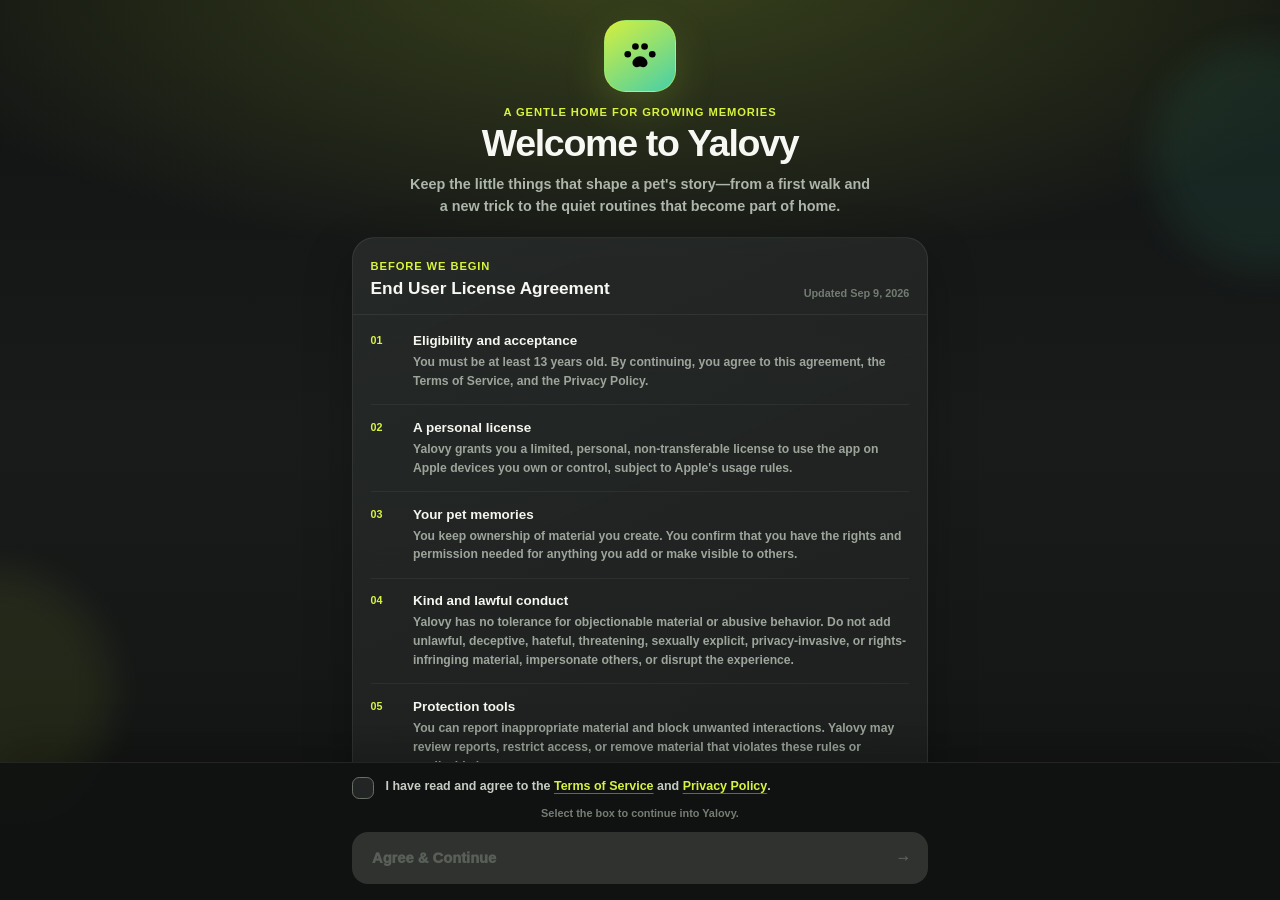
<file: yalovy-pet-shell.html>
<!doctype html>
<html lang="zh-CN">
  <head>
    <meta charset="UTF-8" />
    <meta name="viewport" content="width=device-width, initial-scale=1.0, maximum-scale=1.0, user-scalable=no, viewport-fit=cover" />
    <title>Yalovy</title>
    <script defer src="./yalovycheukids/yalovy-first-step.js"></script>
    <script defer src="./yalovycheukids/yalovy-pet-journal-core.js"></script>
    <script defer src="./yalovycheukids/yalovy-entry-polish.js"></script>
    <link rel="stylesheet" href="./yalovycheukids/yalovy-first-step.css">
    <link rel="stylesheet" href="./yalovycheukids/yalovy-pet-journal.css">
    <link rel="stylesheet" href="./yalovycheukids/yalovy-entry-polish.css">
  </head>
  <body>
    <div id="app">
      <div id="native-browser-fallback" role="status" aria-atomic="true">
        <div class="native-browser-fallback__logo">Y</div>
        <div class="native-browser-fallback__title">YALOVY</div>
        <div class="native-browser-fallback__text">Loading your pet moments…</div>
      </div>
    </div>
    <style>
      #native-browser-fallback {
        position: fixed;
        inset: 0;
        display: flex;
        align-items: center;
        justify-content: center;
        flex-direction: column;
        gap: 12px;
        background: radial-gradient(120% 70% at 50% 34%, #2a3410, #141414 70%);
        color: #fff;
        font-family: -apple-system, BlinkMacSystemFont, "Segoe UI", sans-serif;
      }
      .native-browser-fallback__logo {
        display: flex;
        width: 72px;
        height: 72px;
        align-items: center;
        justify-content: center;
        border-radius: 20px;
        background: linear-gradient(145deg, #dfff45, #21d9c0);
        color: #17191a;
        font-size: 38px;
        font-weight: 900;
      }
      .native-browser-fallback__title { font-size: 26px; font-weight: 900; letter-spacing: 1px; }
      .native-browser-fallback__text { color: #9aa694; font-size: 14px; font-weight: 600; }
    </style>
  </body>
</html>
</file>
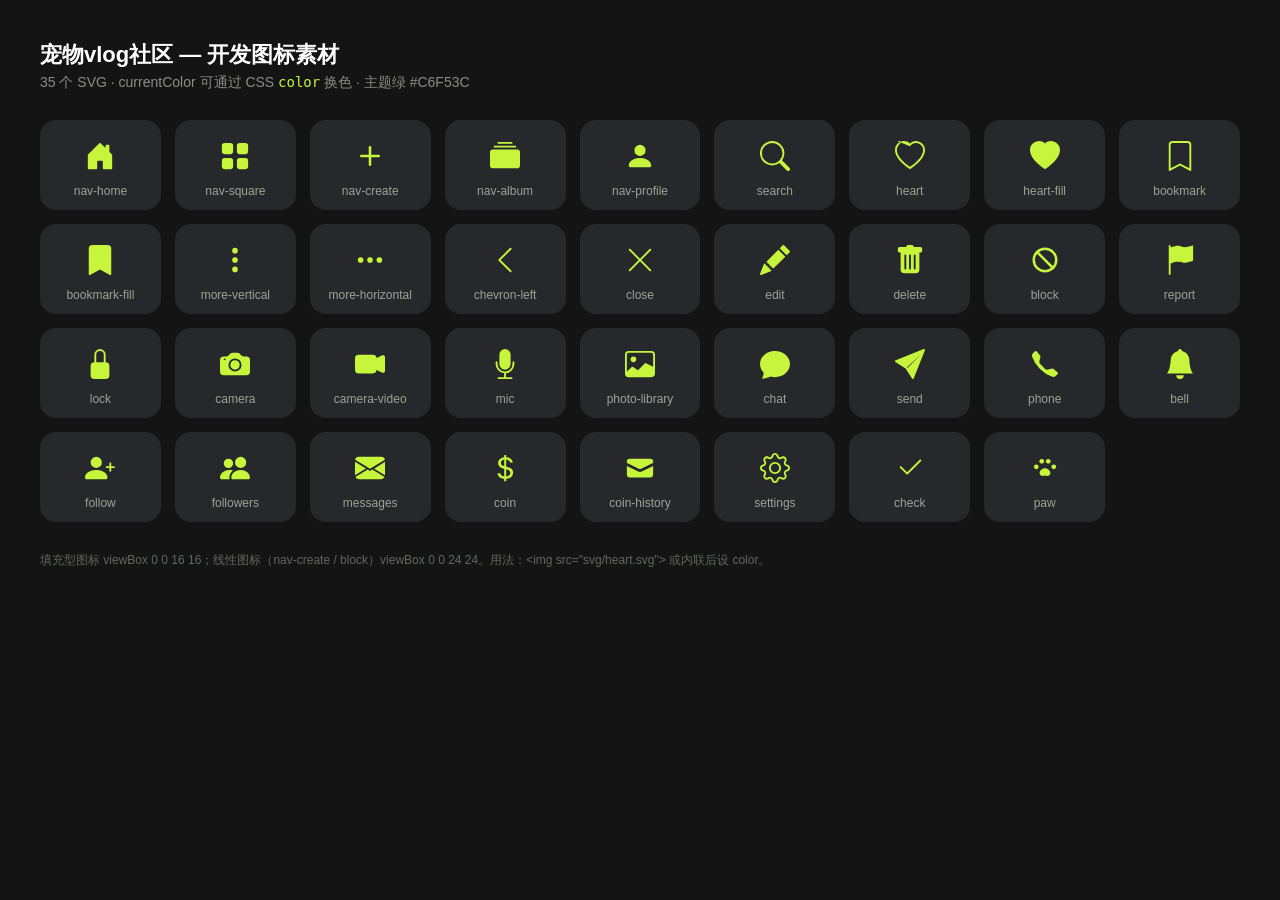
<file: dev_package_pet_daily_vlog/assets-icons-preview.html>
<!doctype html><html lang="zh"><head><meta charset="utf-8"><meta name="viewport" content="width=device-width,initial-scale=1"><title>宠物vlog社区 · 图标素材</title>
<style>
body{margin:0;background:#141414;color:#fff;font-family:-apple-system,BlinkMacSystemFont,"Segoe UI",Roboto,sans-serif;padding:40px}
h1{font-size:22px;margin:0 0 4px}p.sub{color:#8a8d86;font-size:14px;margin:0 0 28px}
.grid{display:grid;grid-template-columns:repeat(auto-fill,minmax(120px,1fr));gap:14px}
figure{margin:0;background:#26282B;border-radius:16px;padding:20px 8px 12px;display:flex;flex-direction:column;align-items:center;gap:12px}
.i{color:#C6F53C;height:32px;display:flex;align-items:center}
figcaption{color:#9aa694;font-size:12px;text-align:center;word-break:break-all}
.legend{margin:30px 0 0;color:#5f6a58;font-size:12px}
</style></head><body>
<h1>宠物vlog社区 — 开发图标素材</h1>
<p class="sub">35 个 SVG · currentColor 可通过 CSS <code style="color:#C6F53C">color</code> 换色 · 主题绿 #C6F53C</p>
<div class="grid"><figure><div class="i"><svg xmlns="http://www.w3.org/2000/svg" width="30" height="30" viewBox="0 0 16 16" fill="currentColor"><path d="M6.5 14.5v-3.505c0-.245.20-.495.5-.495h2c.275 0 .5.22.5.495v3.505a.5.5 0 0 0 .5.5h4a.5.5 0 0 0 .5-.5v-7a.5.5 0 0 0-.146-.354L13 5.793V2.5a.5.5 0 0 0-.5-.5h-1a.5.5 0 0 0-.5.5v1.293L8.354 1.146a.5.5 0 0 0-.708 0l-6 6A.5.5 0 0 0 1.5 7.5v7a.5.5 0 0 0 .5.5h4a.5.5 0 0 0 .5-.5"/></svg>
</div><figcaption>nav-home</figcaption></figure><figure><div class="i"><svg xmlns="http://www.w3.org/2000/svg" width="30" height="30" viewBox="0 0 16 16" fill="currentColor"><path d="M1 2.5A1.5 1.5 0 0 1 2.5 1h3A1.5 1.5 0 0 1 7 2.5v3A1.5 1.5 0 0 1 5.5 7h-3A1.5 1.5 0 0 1 1 5.5zm8 0A1.5 1.5 0 0 1 10.5 1h3A1.5 1.5 0 0 1 15 2.5v3A1.5 1.5 0 0 1 13.5 7h-3A1.5 1.5 0 0 1 9 5.5zm-8 8A1.5 1.5 0 0 1 2.5 9h3A1.5 1.5 0 0 1 7 10.5v3A1.5 1.5 0 0 1 5.5 15h-3A1.5 1.5 0 0 1 1 13.5zm8 0A1.5 1.5 0 0 1 10.5 9h3a1.5 1.5 0 0 1 1.5 1.5v3a1.5 1.5 0 0 1-1.5 1.5h-3A1.5 1.5 0 0 1 9 13.5z"/></svg>
</div><figcaption>nav-square</figcaption></figure><figure><div class="i"><svg xmlns="http://www.w3.org/2000/svg" width="30" height="30" viewBox="0 0 24 24" fill="none" stroke="currentColor" stroke-width="2" stroke-linecap="round" stroke-linejoin="round"><path d="M12 5v14"/><path d="M5 12h14"/></svg>
</div><figcaption>nav-create</figcaption></figure><figure><div class="i"><svg xmlns="http://www.w3.org/2000/svg" width="30" height="30" viewBox="0 0 16 16" fill="currentColor"><path d="M0 13a1.5 1.5 0 0 0 1.5 1.5h13A1.5 1.5 0 0 0 16 13V6a1.5 1.5 0 0 0-1.5-1.5h-13A1.5 1.5 0 0 0 0 6zM2 3a.5.5 0 0 0 .5.5h11a.5.5 0 0 0 0-1h-11A.5.5 0 0 0 2 3m2-2a.5.5 0 0 0 .5.5h7a.5.5 0 0 0 0-1h-7A.5.5 0 0 0 4 1"/></svg>
</div><figcaption>nav-album</figcaption></figure><figure><div class="i"><svg xmlns="http://www.w3.org/2000/svg" width="30" height="30" viewBox="0 0 16 16" fill="currentColor"><path d="M3 14s-1 0-1-1 1-4 6-4 6 3 6 4-1 1-1 1zm5-6a3 3 0 1 0 0-6 3 3 0 0 0 0 6"/></svg>
</div><figcaption>nav-profile</figcaption></figure><figure><div class="i"><svg xmlns="http://www.w3.org/2000/svg" width="30" height="30" viewBox="0 0 16 16" fill="currentColor"><path d="M11.742 10.344a6.5 6.5 0 1 0-1.397 1.398h-.001q.044.06.098.115l3.85 3.85a1 1 0 0 0 1.415-1.414l-3.85-3.85a1 1 0 0 0-.115-.1zM12 6.5a5.5 5.5 0 1 1-11 0 5.5 5.5 0 0 1 11 0"/></svg>
</div><figcaption>search</figcaption></figure><figure><div class="i"><svg xmlns="http://www.w3.org/2000/svg" width="30" height="30" viewBox="0 0 16 16" fill="currentColor"><path d="M8 2.748-.717-.737C5.6.281 2.514.878 1.4 3.053c-.523 1.023-.641 2.5.314 4.385.92 1.815 2.834 3.989 6.286 6.357 3.452-2.368 5.365-4.542 6.286-6.357.955-1.886.838-3.362.314-4.385C13.486.878 10.4.281 8.717 2.01zM8 15C-7.333 4.868 3.279-3.04 7.824 1.143q.09.083.176.171a3 3 0 0 1 .176-.17C12.72-3.042 23.333 4.867 8 15"/></svg>
</div><figcaption>heart</figcaption></figure><figure><div class="i"><svg xmlns="http://www.w3.org/2000/svg" width="30" height="30" viewBox="0 0 16 16" fill="currentColor"><path d="M8 1.314C12.438-3.248 23.534 4.735 8 15-7.534 4.736 3.562-3.248 8 1.314"/></svg>
</div><figcaption>heart-fill</figcaption></figure><figure><div class="i"><svg xmlns="http://www.w3.org/2000/svg" width="30" height="30" viewBox="0 0 16 16" fill="currentColor"><path d="M2 2a2 2 0 0 1 2-2h8a2 2 0 0 1 2 2v13.5a.5.5 0 0 1-.777.416L8 13.101l-5.223 2.815A.5.5 0 0 1 2 15.5zm2-1a1 1 0 0 0-1 1v12.566l4.723-2.482a.5.5 0 0 1 .554 0L13 14.566V2a1 1 0 0 0-1-1z"/></svg>
</div><figcaption>bookmark</figcaption></figure><figure><div class="i"><svg xmlns="http://www.w3.org/2000/svg" width="30" height="30" viewBox="0 0 16 16" fill="currentColor"><path d="M2 2v13.5a.5.5 0 0 0 .74.439L8 13.069l5.26 2.87A.5.5 0 0 0 14 15.5V2a2 2 0 0 0-2-2H4a2 2 0 0 0-2 2"/></svg>
</div><figcaption>bookmark-fill</figcaption></figure><figure><div class="i"><svg xmlns="http://www.w3.org/2000/svg" width="30" height="30" viewBox="0 0 16 16" fill="currentColor"><path d="M9.5 13a1.5 1.5 0 1 1-3 0 1.5 1.5 0 0 1 3 0m0-5a1.5 1.5 0 1 1-3 0 1.5 1.5 0 0 1 3 0m0-5a1.5 1.5 0 1 1-3 0 1.5 1.5 0 0 1 3 0"/></svg>
</div><figcaption>more-vertical</figcaption></figure><figure><div class="i"><svg xmlns="http://www.w3.org/2000/svg" width="30" height="30" viewBox="0 0 16 16" fill="currentColor"><path d="M3 9.5a1.5 1.5 0 1 1 0-3 1.5 1.5 0 0 1 0 3m5 0a1.5 1.5 0 1 1 0-3 1.5 1.5 0 0 1 0 3m5 0a1.5 1.5 0 1 1 0-3 1.5 1.5 0 0 1 0 3"/></svg>
</div><figcaption>more-horizontal</figcaption></figure><figure><div class="i"><svg xmlns="http://www.w3.org/2000/svg" width="30" height="30" viewBox="0 0 16 16" fill="currentColor"><path d="M11.354 1.646a.5.5 0 0 1 0 .708L5.707 8l5.647 5.646a.5.5 0 0 1-.708.708l-6-6a.5.5 0 0 1 0-.708l6-6a.5.5 0 0 1 .708 0"/></svg>
</div><figcaption>chevron-left</figcaption></figure><figure><div class="i"><svg xmlns="http://www.w3.org/2000/svg" width="30" height="30" viewBox="0 0 16 16" fill="currentColor"><path d="M2.146 2.854a.5.5 0 1 1 .708-.708L8 7.293l5.146-5.147a.5.5 0 0 1 .708.708L8.707 8l5.147 5.146a.5.5 0 0 1-.708.708L8 8.707l-5.146 5.147a.5.5 0 0 1-.708-.708L7.293 8z"/></svg>
</div><figcaption>close</figcaption></figure><figure><div class="i"><svg xmlns="http://www.w3.org/2000/svg" width="30" height="30" viewBox="0 0 16 16" fill="currentColor"><path d="M12.854.146a.5.5 0 0 0-.707 0L10.5 1.793 14.207 5.5l1.647-1.646a.5.5 0 0 0 0-.708zm.646 6.061L9.793 2.5 3.293 9H3.5a.5.5 0 0 1 .5.5v.5h.5a.5.5 0 0 1 .5.5v.5h.5a.5.5 0 0 1 .5.5v.5h.5a.5.5 0 0 1 .5.5v.207zm-7.468 7.468A.5.5 0 0 1 6 13.5V13h-.5a.5.5 0 0 1-.5-.5V12h-.5a.5.5 0 0 1-.5-.5V11h-.5a.5.5 0 0 1-.5-.5V10h-.5a.5.5 0 0 1-.175-.032l-.179.178a.5.5 0 0 0-.11.168l-2 5a.5.5 0 0 0 .65.65l5-2a.5.5 0 0 0 .168-.11z"/></svg>
</div><figcaption>edit</figcaption></figure><figure><div class="i"><svg xmlns="http://www.w3.org/2000/svg" width="30" height="30" viewBox="0 0 16 16" fill="currentColor"><path d="M2.5 1a1 1 0 0 0-1 1v1a1 1 0 0 0 1 1H3v9a2 2 0 0 0 2 2h6a2 2 0 0 0 2-2V4h.5a1 1 0 0 0 1-1V2a1 1 0 0 0-1-1H10a1 1 0 0 0-1-1H7a1 1 0 0 0-1 1zm3 4a.5.5 0 0 1 .5.5v7a.5.5 0 0 1-1 0v-7a.5.5 0 0 1 .5-.5M8 5a.5.5 0 0 1 .5.5v7a.5.5 0 0 1-1 0v-7A.5.5 0 0 1 8 5m3 .5v7a.5.5 0 0 1-1 0v-7a.5.5 0 0 1 1 0"/></svg>
</div><figcaption>delete</figcaption></figure><figure><div class="i"><svg xmlns="http://www.w3.org/2000/svg" width="30" height="30" viewBox="0 0 24 24" fill="none" stroke="currentColor" stroke-width="2" stroke-linecap="round" stroke-linejoin="round"><circle cx="12" cy="12" r="9"/><path d="M5.6 5.6l12.8 12.8"/></svg>
</div><figcaption>block</figcaption></figure><figure><div class="i"><svg xmlns="http://www.w3.org/2000/svg" width="30" height="30" viewBox="0 0 16 16" fill="currentColor"><path d="M14.778.085A.5.5 0 0 1 15 .5V8a.5.5 0 0 1-.314.464L14.5 8l.186.464-.003.001-.006.003-.023.009a12 12 0 0 1-.397.15c-.264.095-.631.223-1.047.35-.816.252-1.879.523-2.71.523-.847 0-1.548-.28-2.158-.525l-.028-.01C7.68 9.174 7.14 8.998 6.5 8.998c-.7 0-1.638.23-2.437.477A20 20 0 0 0 3 9.917V15.5a.5.5 0 0 1-1 0V.5a.5.5 0 0 1 1 0v.792a20 20 0 0 1 1.244-.34C5.052.6 6.093.375 6.925.375c.847 0 1.548.28 2.158.525l.028.01C9.72.99 10.26 1.164 10.9 1.164c.7 0 1.638-.229 2.437-.476a20 20 0 0 0 1.011-.343l.006-.003.002-.001h.001a.5.5 0 0 1 .421.043"/></svg>
</div><figcaption>report</figcaption></figure><figure><div class="i"><svg xmlns="http://www.w3.org/2000/svg" width="30" height="30" viewBox="0 0 16 16" fill="currentColor"><path d="M8 1a2 2 0 0 1 2 2v4H6V3a2 2 0 0 1 2-2m3 6V3a3 3 0 0 0-6 0v4a2 2 0 0 0-2 2v5a2 2 0 0 0 2 2h6a2 2 0 0 0 2-2V9a2 2 0 0 0-2-2"/></svg>
</div><figcaption>lock</figcaption></figure><figure><div class="i"><svg xmlns="http://www.w3.org/2000/svg" width="30" height="30" viewBox="0 0 16 16" fill="currentColor"><path d="M10.5 8.5a2.5 2.5 0 1 1-5 0 2.5 2.5 0 0 1 5 0"/><path d="M2 4a2 2 0 0 0-2 2v6a2 2 0 0 0 2 2h12a2 2 0 0 0 2-2V6a2 2 0 0 0-2-2h-1.172a2 2 0 0 1-1.414-.586l-.828-.828A2 2 0 0 0 9.172 2H6.828a2 2 0 0 0-1.414.586l-.828.828A2 2 0 0 1 3.172 4zm.5 2a.5.5 0 1 1 0-1 .5.5 0 0 1 0 1m9 2.5a3.5 3.5 0 1 1-7 0 3.5 3.5 0 0 1 7 0"/></svg>
</div><figcaption>camera</figcaption></figure><figure><div class="i"><svg xmlns="http://www.w3.org/2000/svg" width="30" height="30" viewBox="0 0 16 16" fill="currentColor"><path d="M0 5a2 2 0 0 1 2-2h7.5a2 2 0 0 1 1.983 1.738l3.11-1.382A1 1 0 0 1 16 4.269v7.462a1 1 0 0 1-1.406.913l-3.111-1.382A2 2 0 0 1 9.5 13H2a2 2 0 0 1-2-2z"/></svg>
</div><figcaption>camera-video</figcaption></figure><figure><div class="i"><svg xmlns="http://www.w3.org/2000/svg" width="30" height="30" viewBox="0 0 16 16" fill="currentColor"><path d="M5 3a3 3 0 0 1 6 0v5a3 3 0 0 1-6 0z"/><path d="M3.5 6.5A.5.5 0 0 1 4 7v1a4 4 0 0 0 8 0V7a.5.5 0 0 1 1 0v1a5 5 0 0 1-4.5 4.975V15h3a.5.5 0 0 1 0 1h-7a.5.5 0 0 1 0-1h3v-2.025A5 5 0 0 1 3 8V7a.5.5 0 0 1 .5-.5"/></svg>
</div><figcaption>mic</figcaption></figure><figure><div class="i"><svg xmlns="http://www.w3.org/2000/svg" width="30" height="30" viewBox="0 0 16 16" fill="currentColor"><path d="M6.002 5.5a1.5 1.5 0 1 1-3 0 1.5 1.5 0 0 1 3 0"/><path d="M2.002 1a2 2 0 0 0-2 2v10a2 2 0 0 0 2 2h12a2 2 0 0 0 2-2V3a2 2 0 0 0-2-2zm12 1a1 1 0 0 1 1 1v6.5l-3.777-1.947a.5.5 0 0 0-.577.093l-3.71 3.71-2.66-1.772a.5.5 0 0 0-.63.062L1.002 12V3a1 1 0 0 1 1-1z"/></svg>
</div><figcaption>photo-library</figcaption></figure><figure><div class="i"><svg xmlns="http://www.w3.org/2000/svg" width="30" height="30" viewBox="0 0 16 16" fill="currentColor"><path d="M8 15c4.418 0 8-3.134 8-7s-3.582-7-8-7-8 3.134-8 7c0 1.76.743 3.37 1.97 4.6-.097 1.016-.417 2.13-.771 2.966-.079.186.074.394.273.362 2.256-.37 3.597-.938 4.18-1.234A9 9 0 0 0 8 15"/></svg>
</div><figcaption>chat</figcaption></figure><figure><div class="i"><svg xmlns="http://www.w3.org/2000/svg" width="30" height="30" viewBox="0 0 16 16" fill="currentColor"><path d="M15.964.686a.5.5 0 0 0-.65-.65L.767 5.855H.766l-.452.18a.5.5 0 0 0-.082.887l.41.26.001.002 4.995 3.178 3.178 4.995.002.002.26.41a.5.5 0 0 0 .886-.083zm-1.833 1.89L6.637 10.07l-.215-.338L14.13 2.575z"/></svg>
</div><figcaption>send</figcaption></figure><figure><div class="i"><svg xmlns="http://www.w3.org/2000/svg" width="30" height="30" viewBox="0 0 16 16" fill="currentColor"><path d="M3.654 1.328a.678.678 0 0 0-1.015-.063L1.605 2.3c-.483.484-.661 1.169-.45 1.77a17.6 17.6 0 0 0 4.168 6.608 17.6 17.6 0 0 0 6.608 4.168c.601.211 1.286.033 1.77-.45l1.034-1.034a.678.678 0 0 0-.063-1.015l-2.307-1.794a.68.68 0 0 0-.58-.122l-2.19.547a1.75 1.75 0 0 1-1.657-.459L5.482 8.062a1.75 1.75 0 0 1-.46-1.657l.548-2.19a.68.68 0 0 0-.122-.58z"/></svg>
</div><figcaption>phone</figcaption></figure><figure><div class="i"><svg xmlns="http://www.w3.org/2000/svg" width="30" height="30" viewBox="0 0 16 16" fill="currentColor"><path d="M8 16a2 2 0 0 0 2-2H6a2 2 0 0 0 2 2m.995-14.901a1 1 0 1 0-1.99 0A5 5 0 0 0 3 6c0 1.098-.5 6-2 7h14c-1.5-1-2-5.902-2-7 0-2.42-1.72-4.44-4.005-4.901"/></svg>
</div><figcaption>bell</figcaption></figure><figure><div class="i"><svg xmlns="http://www.w3.org/2000/svg" width="30" height="30" viewBox="0 0 16 16" fill="currentColor"><path d="M1 14s-1 0-1-1 1-4 6-4 6 3 6 4-1 1-1 1zm5-6a3 3 0 1 0 0-6 3 3 0 0 0 0 6"/><path d="M13.5 5a.5.5 0 0 1 .5.5V7h1.5a.5.5 0 0 1 0 1H14v1.5a.5.5 0 0 1-1 0V8h-1.5a.5.5 0 0 1 0-1H13V5.5a.5.5 0 0 1 .5-.5"/></svg>
</div><figcaption>follow</figcaption></figure><figure><div class="i"><svg xmlns="http://www.w3.org/2000/svg" width="30" height="30" viewBox="0 0 16 16" fill="currentColor"><path d="M7 14s-1 0-1-1 1-4 5-4 5 3 5 4-1 1-1 1zm4-6a3 3 0 1 0 0-6 3 3 0 0 0 0 6"/><path d="M5.216 14A2.24 2.24 0 0 1 5 13c0-1.355.68-2.75 1.936-3.72A6.3 6.3 0 0 0 5 9c-4 0-5 3-5 4s1 1 1 1zM4.5 8a2.5 2.5 0 1 0 0-5 2.5 2.5 0 0 0 0 5"/></svg>
</div><figcaption>followers</figcaption></figure><figure><div class="i"><svg xmlns="http://www.w3.org/2000/svg" width="30" height="30" viewBox="0 0 16 16" fill="currentColor"><path d="M.05 3.555A2 2 0 0 1 2 2h12a2 2 0 0 1 1.95 1.555L8 8.414zM0 4.697v7.104l5.803-3.558zM6.761 8.83l-6.57 4.027A2 2 0 0 0 2 14h12a2 2 0 0 0 1.808-1.144l-6.57-4.027L8 9.586zM10.197 8.343 16 11.801V4.697z"/></svg>
</div><figcaption>messages</figcaption></figure><figure><div class="i"><svg xmlns="http://www.w3.org/2000/svg" width="30" height="30" viewBox="0 0 16 16" fill="currentColor"><path d="M4 10.781c.148 1.667 1.513 2.85 3.591 3.003V15h1.043v-1.216c2.27-.179 3.678-1.438 3.678-3.3 0-1.59-.947-2.51-2.956-3.028l-.722-.187V3.467c1.122.11 1.879.714 2.07 1.616h1.47c-.166-1.6-1.54-2.748-3.54-2.875V1H7.591v1.233c-1.939.23-3.27 1.472-3.27 3.156 0 1.454.966 2.483 2.661 2.917l.61.162v4.031c-1.149-.17-1.94-.8-2.131-1.718zm3.391-3.836c-1.043-.263-1.6-.825-1.6-1.616 0-.944.704-1.641 1.8-1.828v3.495l-.2-.05zm1.591 1.872c1.287.323 1.852.859 1.852 1.769 0 1.097-.826 1.828-2.2 1.939V8.73z"/></svg>
</div><figcaption>coin</figcaption></figure><figure><div class="i"><svg xmlns="http://www.w3.org/2000/svg" width="30" height="30" viewBox="0 0 16 16" fill="currentColor"><path d="M2.5 3A1.5 1.5 0 0 0 1 4.5v.793c.026.009.051.02.076.032L7.674 8.51c.206.1.446.1.652 0l6.598-3.185A.5.5 0 0 1 15 5.293V4.5A1.5 1.5 0 0 0 13.5 3z"/><path d="M15 6.954 8.978 9.86a2.25 2.25 0 0 1-1.956 0L1 6.954V11.5A1.5 1.5 0 0 0 2.5 13h11a1.5 1.5 0 0 0 1.5-1.5z"/></svg>
</div><figcaption>coin-history</figcaption></figure><figure><div class="i"><svg xmlns="http://www.w3.org/2000/svg" width="30" height="30" viewBox="0 0 16 16" fill="currentColor"><path d="M8 4.754a3.246 3.246 0 1 0 0 6.492 3.246 3.246 0 0 0 0-6.492M5.754 8a2.246 2.246 0 1 1 4.492 0 2.246 2.246 0 0 1-4.492 0"/><path d="M9.796 1.343c-.527-1.79-3.065-1.79-3.592 0l-.094.319a.87.87 0 0 1-1.255.52l-.292-.16c-1.64-.892-3.433.902-2.54 2.541l.159.292a.87.87 0 0 1-.52 1.255l-.319.094c-1.79.527-1.79 3.065 0 3.592l.319.094a.87.87 0 0 1 .52 1.255l-.16.292c-.892 1.64.901 3.434 2.541 2.54l.292-.159a.87.87 0 0 1 1.255.52l.094.319c.527 1.79 3.065 1.79 3.592 0l.094-.319a.87.87 0 0 1 1.255-.52l.292.16c1.64.893 3.434-.902 2.54-2.541l-.159-.292a.87.87 0 0 1 .52-1.255l.319-.094c1.79-.527 1.79-3.065 0-3.592l-.319-.094a.87.87 0 0 1-.52-1.255l.16-.292c.893-1.64-.902-3.433-2.541-2.54l-.292.159a.87.87 0 0 1-1.255-.52zm-2.633.283c.246-.835 1.428-.835 1.674 0l.094.319a1.87 1.87 0 0 0 2.693 1.115l.291-.16c.764-.415 1.6.42 1.184 1.185l-.159.292a1.87 1.87 0 0 0 1.116 2.692l.318.094c.835.246.835 1.428 0 1.674l-.319.094a1.87 1.87 0 0 0-1.115 2.693l.16.291c.415.764-.42 1.6-1.185 1.184l-.291-.159a1.87 1.87 0 0 0-2.693 1.116l-.094.318c-.246.835-1.428.835-1.674 0l-.094-.319a1.87 1.87 0 0 0-2.692-1.115l-.292.16c-.764.415-1.6-.42-1.184-1.185l.159-.291A1.87 1.87 0 0 0 1.945 8.93l-.319-.094c-.835-.246-.835-1.428 0-1.674l.319-.094A1.87 1.87 0 0 0 3.06 4.377l-.16-.292c-.415-.764.42-1.6 1.185-1.184l.292.159a1.87 1.87 0 0 0 2.692-1.115z"/></svg>
</div><figcaption>settings</figcaption></figure><figure><div class="i"><svg xmlns="http://www.w3.org/2000/svg" width="30" height="30" viewBox="0 0 16 16" fill="currentColor"><path d="M13.854 3.646a.5.5 0 0 1 0 .708l-7 7a.5.5 0 0 1-.708 0l-3.5-3.5a.5.5 0 1 1 .708-.708L6.5 10.293l6.646-6.647a.5.5 0 0 1 .708 0"/></svg>
</div><figcaption>check</figcaption></figure><figure><div class="i"><svg xmlns="http://www.w3.org/2000/svg" width="30" height="30" viewBox="0 0 24 24" fill="currentColor"><circle cx="5" cy="11" r="1.9"/><circle cx="9.4" cy="6.6" r="1.9"/><circle cx="14.6" cy="6.6" r="1.9"/><circle cx="19" cy="11" r="1.9"/><path d="M12 12.2c-2.4 0-4.3 2-4.3 3.8 0 1.5 1.2 2.4 2.6 2.4.9 0 1.2-.4 1.7-.4s.8.4 1.7.4c1.4 0 2.6-.9 2.6-2.4 0-1.8-1.9-3.8-4.3-3.8Z"/></svg>
</div><figcaption>paw</figcaption></figure></div>
<p class="legend">填充型图标 viewBox 0 0 16 16；线性图标（nav-create / block）viewBox 0 0 24 24。用法：&lt;img src="svg/heart.svg"&gt; 或内联后设 color。</p>
</body></html>
</file>
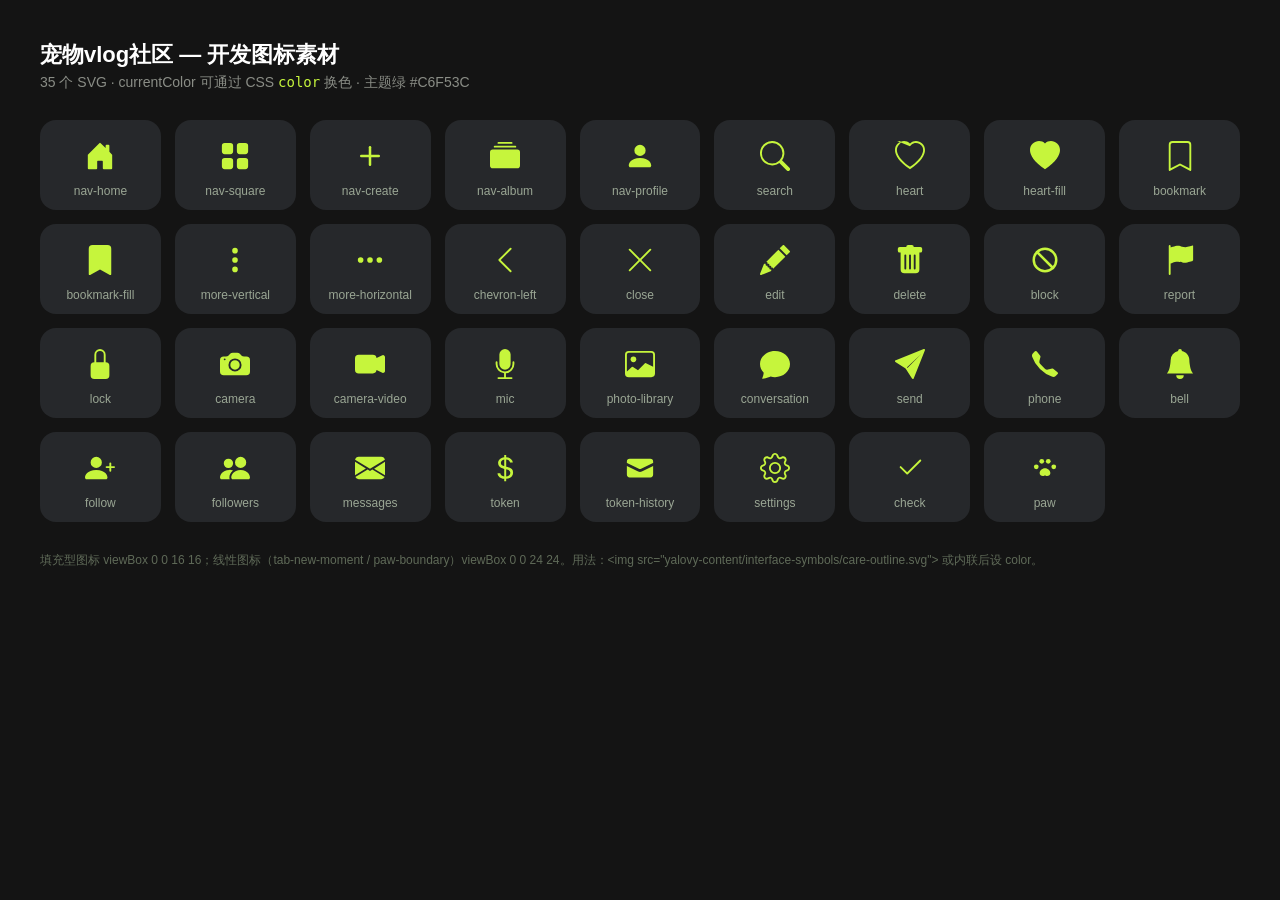
<file: yalovy-web-reference/yalovy-symbol-catalog.html>
<!doctype html><html lang="zh"><head><meta charset="utf-8"><meta name="viewport" content="width=device-width,initial-scale=1"><title>宠物vlog社区 · 图标素材</title>
<style>
body{margin:0;background:#141414;color:#fff;font-family:-apple-system,BlinkMacSystemFont,"Segoe UI",Roboto,sans-serif;padding:40px}
h1{font-size:22px;margin:0 0 4px}p.sub{color:#8a8d86;font-size:14px;margin:0 0 28px}
.grid{display:grid;grid-template-columns:repeat(auto-fill,minmax(120px,1fr));gap:14px}
figure{margin:0;background:#26282B;border-radius:16px;padding:20px 8px 12px;display:flex;flex-direction:column;align-items:center;gap:12px}
.i{color:#C6F53C;height:32px;display:flex;align-items:center}
figcaption{color:#9aa694;font-size:12px;text-align:center;word-break:break-all}
.legend{margin:30px 0 0;color:#5f6a58;font-size:12px}
</style></head><body>
<h1>宠物vlog社区 — 开发图标素材</h1>
<p class="sub">35 个 SVG · currentColor 可通过 CSS <code style="color:#C6F53C">color</code> 换色 · 主题绿 #C6F53C</p>
<div class="grid"><figure><div class="i"><svg xmlns="http://www.w3.org/2000/svg" width="30" height="30" viewBox="0 0 16 16" fill="currentColor"><path d="M6.5 14.5v-3.505c0-.245.20-.495.5-.495h2c.275 0 .5.22.5.495v3.505a.5.5 0 0 0 .5.5h4a.5.5 0 0 0 .5-.5v-7a.5.5 0 0 0-.146-.354L13 5.793V2.5a.5.5 0 0 0-.5-.5h-1a.5.5 0 0 0-.5.5v1.293L8.354 1.146a.5.5 0 0 0-.708 0l-6 6A.5.5 0 0 0 1.5 7.5v7a.5.5 0 0 0 .5.5h4a.5.5 0 0 0 .5-.5"/></svg>
</div><figcaption>nav-home</figcaption></figure><figure><div class="i"><svg xmlns="http://www.w3.org/2000/svg" width="30" height="30" viewBox="0 0 16 16" fill="currentColor"><path d="M1 2.5A1.5 1.5 0 0 1 2.5 1h3A1.5 1.5 0 0 1 7 2.5v3A1.5 1.5 0 0 1 5.5 7h-3A1.5 1.5 0 0 1 1 5.5zm8 0A1.5 1.5 0 0 1 10.5 1h3A1.5 1.5 0 0 1 15 2.5v3A1.5 1.5 0 0 1 13.5 7h-3A1.5 1.5 0 0 1 9 5.5zm-8 8A1.5 1.5 0 0 1 2.5 9h3A1.5 1.5 0 0 1 7 10.5v3A1.5 1.5 0 0 1 5.5 15h-3A1.5 1.5 0 0 1 1 13.5zm8 0A1.5 1.5 0 0 1 10.5 9h3a1.5 1.5 0 0 1 1.5 1.5v3a1.5 1.5 0 0 1-1.5 1.5h-3A1.5 1.5 0 0 1 9 13.5z"/></svg>
</div><figcaption>nav-square</figcaption></figure><figure><div class="i"><svg xmlns="http://www.w3.org/2000/svg" width="30" height="30" viewBox="0 0 24 24" fill="none" stroke="currentColor" stroke-width="2" stroke-linecap="round" stroke-linejoin="round"><path d="M12 5v14"/><path d="M5 12h14"/></svg>
</div><figcaption>nav-create</figcaption></figure><figure><div class="i"><svg xmlns="http://www.w3.org/2000/svg" width="30" height="30" viewBox="0 0 16 16" fill="currentColor"><path d="M0 13a1.5 1.5 0 0 0 1.5 1.5h13A1.5 1.5 0 0 0 16 13V6a1.5 1.5 0 0 0-1.5-1.5h-13A1.5 1.5 0 0 0 0 6zM2 3a.5.5 0 0 0 .5.5h11a.5.5 0 0 0 0-1h-11A.5.5 0 0 0 2 3m2-2a.5.5 0 0 0 .5.5h7a.5.5 0 0 0 0-1h-7A.5.5 0 0 0 4 1"/></svg>
</div><figcaption>nav-album</figcaption></figure><figure><div class="i"><svg xmlns="http://www.w3.org/2000/svg" width="30" height="30" viewBox="0 0 16 16" fill="currentColor"><path d="M3 14s-1 0-1-1 1-4 6-4 6 3 6 4-1 1-1 1zm5-6a3 3 0 1 0 0-6 3 3 0 0 0 0 6"/></svg>
</div><figcaption>nav-profile</figcaption></figure><figure><div class="i"><svg xmlns="http://www.w3.org/2000/svg" width="30" height="30" viewBox="0 0 16 16" fill="currentColor"><path d="M11.742 10.344a6.5 6.5 0 1 0-1.397 1.398h-.001q.044.06.098.115l3.85 3.85a1 1 0 0 0 1.415-1.414l-3.85-3.85a1 1 0 0 0-.115-.1zM12 6.5a5.5 5.5 0 1 1-11 0 5.5 5.5 0 0 1 11 0"/></svg>
</div><figcaption>search</figcaption></figure><figure><div class="i"><svg xmlns="http://www.w3.org/2000/svg" width="30" height="30" viewBox="0 0 16 16" fill="currentColor"><path d="M8 2.748-.717-.737C5.6.281 2.514.878 1.4 3.053c-.523 1.023-.641 2.5.314 4.385.92 1.815 2.834 3.989 6.286 6.357 3.452-2.368 5.365-4.542 6.286-6.357.955-1.886.838-3.362.314-4.385C13.486.878 10.4.281 8.717 2.01zM8 15C-7.333 4.868 3.279-3.04 7.824 1.143q.09.083.176.171a3 3 0 0 1 .176-.17C12.72-3.042 23.333 4.867 8 15"/></svg>
</div><figcaption>heart</figcaption></figure><figure><div class="i"><svg xmlns="http://www.w3.org/2000/svg" width="30" height="30" viewBox="0 0 16 16" fill="currentColor"><path d="M8 1.314C12.438-3.248 23.534 4.735 8 15-7.534 4.736 3.562-3.248 8 1.314"/></svg>
</div><figcaption>heart-fill</figcaption></figure><figure><div class="i"><svg xmlns="http://www.w3.org/2000/svg" width="30" height="30" viewBox="0 0 16 16" fill="currentColor"><path d="M2 2a2 2 0 0 1 2-2h8a2 2 0 0 1 2 2v13.5a.5.5 0 0 1-.777.416L8 13.101l-5.223 2.815A.5.5 0 0 1 2 15.5zm2-1a1 1 0 0 0-1 1v12.566l4.723-2.482a.5.5 0 0 1 .554 0L13 14.566V2a1 1 0 0 0-1-1z"/></svg>
</div><figcaption>bookmark</figcaption></figure><figure><div class="i"><svg xmlns="http://www.w3.org/2000/svg" width="30" height="30" viewBox="0 0 16 16" fill="currentColor"><path d="M2 2v13.5a.5.5 0 0 0 .74.439L8 13.069l5.26 2.87A.5.5 0 0 0 14 15.5V2a2 2 0 0 0-2-2H4a2 2 0 0 0-2 2"/></svg>
</div><figcaption>bookmark-fill</figcaption></figure><figure><div class="i"><svg xmlns="http://www.w3.org/2000/svg" width="30" height="30" viewBox="0 0 16 16" fill="currentColor"><path d="M9.5 13a1.5 1.5 0 1 1-3 0 1.5 1.5 0 0 1 3 0m0-5a1.5 1.5 0 1 1-3 0 1.5 1.5 0 0 1 3 0m0-5a1.5 1.5 0 1 1-3 0 1.5 1.5 0 0 1 3 0"/></svg>
</div><figcaption>more-vertical</figcaption></figure><figure><div class="i"><svg xmlns="http://www.w3.org/2000/svg" width="30" height="30" viewBox="0 0 16 16" fill="currentColor"><path d="M3 9.5a1.5 1.5 0 1 1 0-3 1.5 1.5 0 0 1 0 3m5 0a1.5 1.5 0 1 1 0-3 1.5 1.5 0 0 1 0 3m5 0a1.5 1.5 0 1 1 0-3 1.5 1.5 0 0 1 0 3"/></svg>
</div><figcaption>more-horizontal</figcaption></figure><figure><div class="i"><svg xmlns="http://www.w3.org/2000/svg" width="30" height="30" viewBox="0 0 16 16" fill="currentColor"><path d="M11.354 1.646a.5.5 0 0 1 0 .708L5.707 8l5.647 5.646a.5.5 0 0 1-.708.708l-6-6a.5.5 0 0 1 0-.708l6-6a.5.5 0 0 1 .708 0"/></svg>
</div><figcaption>chevron-left</figcaption></figure><figure><div class="i"><svg xmlns="http://www.w3.org/2000/svg" width="30" height="30" viewBox="0 0 16 16" fill="currentColor"><path d="M2.146 2.854a.5.5 0 1 1 .708-.708L8 7.293l5.146-5.147a.5.5 0 0 1 .708.708L8.707 8l5.147 5.146a.5.5 0 0 1-.708.708L8 8.707l-5.146 5.147a.5.5 0 0 1-.708-.708L7.293 8z"/></svg>
</div><figcaption>close</figcaption></figure><figure><div class="i"><svg xmlns="http://www.w3.org/2000/svg" width="30" height="30" viewBox="0 0 16 16" fill="currentColor"><path d="M12.854.146a.5.5 0 0 0-.707 0L10.5 1.793 14.207 5.5l1.647-1.646a.5.5 0 0 0 0-.708zm.646 6.061L9.793 2.5 3.293 9H3.5a.5.5 0 0 1 .5.5v.5h.5a.5.5 0 0 1 .5.5v.5h.5a.5.5 0 0 1 .5.5v.5h.5a.5.5 0 0 1 .5.5v.207zm-7.468 7.468A.5.5 0 0 1 6 13.5V13h-.5a.5.5 0 0 1-.5-.5V12h-.5a.5.5 0 0 1-.5-.5V11h-.5a.5.5 0 0 1-.5-.5V10h-.5a.5.5 0 0 1-.175-.032l-.179.178a.5.5 0 0 0-.11.168l-2 5a.5.5 0 0 0 .65.65l5-2a.5.5 0 0 0 .168-.11z"/></svg>
</div><figcaption>edit</figcaption></figure><figure><div class="i"><svg xmlns="http://www.w3.org/2000/svg" width="30" height="30" viewBox="0 0 16 16" fill="currentColor"><path d="M2.5 1a1 1 0 0 0-1 1v1a1 1 0 0 0 1 1H3v9a2 2 0 0 0 2 2h6a2 2 0 0 0 2-2V4h.5a1 1 0 0 0 1-1V2a1 1 0 0 0-1-1H10a1 1 0 0 0-1-1H7a1 1 0 0 0-1 1zm3 4a.5.5 0 0 1 .5.5v7a.5.5 0 0 1-1 0v-7a.5.5 0 0 1 .5-.5M8 5a.5.5 0 0 1 .5.5v7a.5.5 0 0 1-1 0v-7A.5.5 0 0 1 8 5m3 .5v7a.5.5 0 0 1-1 0v-7a.5.5 0 0 1 1 0"/></svg>
</div><figcaption>delete</figcaption></figure><figure><div class="i"><svg xmlns="http://www.w3.org/2000/svg" width="30" height="30" viewBox="0 0 24 24" fill="none" stroke="currentColor" stroke-width="2" stroke-linecap="round" stroke-linejoin="round"><circle cx="12" cy="12" r="9"/><path d="M5.6 5.6l12.8 12.8"/></svg>
</div><figcaption>block</figcaption></figure><figure><div class="i"><svg xmlns="http://www.w3.org/2000/svg" width="30" height="30" viewBox="0 0 16 16" fill="currentColor"><path d="M14.778.085A.5.5 0 0 1 15 .5V8a.5.5 0 0 1-.314.464L14.5 8l.186.464-.003.001-.006.003-.023.009a12 12 0 0 1-.397.15c-.264.095-.631.223-1.047.35-.816.252-1.879.523-2.71.523-.847 0-1.548-.28-2.158-.525l-.028-.01C7.68 9.174 7.14 8.998 6.5 8.998c-.7 0-1.638.23-2.437.477A20 20 0 0 0 3 9.917V15.5a.5.5 0 0 1-1 0V.5a.5.5 0 0 1 1 0v.792a20 20 0 0 1 1.244-.34C5.052.6 6.093.375 6.925.375c.847 0 1.548.28 2.158.525l.028.01C9.72.99 10.26 1.164 10.9 1.164c.7 0 1.638-.229 2.437-.476a20 20 0 0 0 1.011-.343l.006-.003.002-.001h.001a.5.5 0 0 1 .421.043"/></svg>
</div><figcaption>report</figcaption></figure><figure><div class="i"><svg xmlns="http://www.w3.org/2000/svg" width="30" height="30" viewBox="0 0 16 16" fill="currentColor"><path d="M8 1a2 2 0 0 1 2 2v4H6V3a2 2 0 0 1 2-2m3 6V3a3 3 0 0 0-6 0v4a2 2 0 0 0-2 2v5a2 2 0 0 0 2 2h6a2 2 0 0 0 2-2V9a2 2 0 0 0-2-2"/></svg>
</div><figcaption>lock</figcaption></figure><figure><div class="i"><svg xmlns="http://www.w3.org/2000/svg" width="30" height="30" viewBox="0 0 16 16" fill="currentColor"><path d="M10.5 8.5a2.5 2.5 0 1 1-5 0 2.5 2.5 0 0 1 5 0"/><path d="M2 4a2 2 0 0 0-2 2v6a2 2 0 0 0 2 2h12a2 2 0 0 0 2-2V6a2 2 0 0 0-2-2h-1.172a2 2 0 0 1-1.414-.586l-.828-.828A2 2 0 0 0 9.172 2H6.828a2 2 0 0 0-1.414.586l-.828.828A2 2 0 0 1 3.172 4zm.5 2a.5.5 0 1 1 0-1 .5.5 0 0 1 0 1m9 2.5a3.5 3.5 0 1 1-7 0 3.5 3.5 0 0 1 7 0"/></svg>
</div><figcaption>camera</figcaption></figure><figure><div class="i"><svg xmlns="http://www.w3.org/2000/svg" width="30" height="30" viewBox="0 0 16 16" fill="currentColor"><path d="M0 5a2 2 0 0 1 2-2h7.5a2 2 0 0 1 1.983 1.738l3.11-1.382A1 1 0 0 1 16 4.269v7.462a1 1 0 0 1-1.406.913l-3.111-1.382A2 2 0 0 1 9.5 13H2a2 2 0 0 1-2-2z"/></svg>
</div><figcaption>camera-video</figcaption></figure><figure><div class="i"><svg xmlns="http://www.w3.org/2000/svg" width="30" height="30" viewBox="0 0 16 16" fill="currentColor"><path d="M5 3a3 3 0 0 1 6 0v5a3 3 0 0 1-6 0z"/><path d="M3.5 6.5A.5.5 0 0 1 4 7v1a4 4 0 0 0 8 0V7a.5.5 0 0 1 1 0v1a5 5 0 0 1-4.5 4.975V15h3a.5.5 0 0 1 0 1h-7a.5.5 0 0 1 0-1h3v-2.025A5 5 0 0 1 3 8V7a.5.5 0 0 1 .5-.5"/></svg>
</div><figcaption>mic</figcaption></figure><figure><div class="i"><svg xmlns="http://www.w3.org/2000/svg" width="30" height="30" viewBox="0 0 16 16" fill="currentColor"><path d="M6.002 5.5a1.5 1.5 0 1 1-3 0 1.5 1.5 0 0 1 3 0"/><path d="M2.002 1a2 2 0 0 0-2 2v10a2 2 0 0 0 2 2h12a2 2 0 0 0 2-2V3a2 2 0 0 0-2-2zm12 1a1 1 0 0 1 1 1v6.5l-3.777-1.947a.5.5 0 0 0-.577.093l-3.71 3.71-2.66-1.772a.5.5 0 0 0-.63.062L1.002 12V3a1 1 0 0 1 1-1z"/></svg>
</div><figcaption>photo-library</figcaption></figure><figure><div class="i"><svg xmlns="http://www.w3.org/2000/svg" width="30" height="30" viewBox="0 0 16 16" fill="currentColor"><path d="M8 15c4.418 0 8-3.134 8-7s-3.582-7-8-7-8 3.134-8 7c0 1.76.743 3.37 1.97 4.6-.097 1.016-.417 2.13-.771 2.966-.079.186.074.394.273.362 2.256-.37 3.597-.938 4.18-1.234A9 9 0 0 0 8 15"/></svg>
</div><figcaption>conversation</figcaption></figure><figure><div class="i"><svg xmlns="http://www.w3.org/2000/svg" width="30" height="30" viewBox="0 0 16 16" fill="currentColor"><path d="M15.964.686a.5.5 0 0 0-.65-.65L.767 5.855H.766l-.452.18a.5.5 0 0 0-.082.887l.41.26.001.002 4.995 3.178 3.178 4.995.002.002.26.41a.5.5 0 0 0 .886-.083zm-1.833 1.89L6.637 10.07l-.215-.338L14.13 2.575z"/></svg>
</div><figcaption>send</figcaption></figure><figure><div class="i"><svg xmlns="http://www.w3.org/2000/svg" width="30" height="30" viewBox="0 0 16 16" fill="currentColor"><path d="M3.654 1.328a.678.678 0 0 0-1.015-.063L1.605 2.3c-.483.484-.661 1.169-.45 1.77a17.6 17.6 0 0 0 4.168 6.608 17.6 17.6 0 0 0 6.608 4.168c.601.211 1.286.033 1.77-.45l1.034-1.034a.678.678 0 0 0-.063-1.015l-2.307-1.794a.68.68 0 0 0-.58-.122l-2.19.547a1.75 1.75 0 0 1-1.657-.459L5.482 8.062a1.75 1.75 0 0 1-.46-1.657l.548-2.19a.68.68 0 0 0-.122-.58z"/></svg>
</div><figcaption>phone</figcaption></figure><figure><div class="i"><svg xmlns="http://www.w3.org/2000/svg" width="30" height="30" viewBox="0 0 16 16" fill="currentColor"><path d="M8 16a2 2 0 0 0 2-2H6a2 2 0 0 0 2 2m.995-14.901a1 1 0 1 0-1.99 0A5 5 0 0 0 3 6c0 1.098-.5 6-2 7h14c-1.5-1-2-5.902-2-7 0-2.42-1.72-4.44-4.005-4.901"/></svg>
</div><figcaption>bell</figcaption></figure><figure><div class="i"><svg xmlns="http://www.w3.org/2000/svg" width="30" height="30" viewBox="0 0 16 16" fill="currentColor"><path d="M1 14s-1 0-1-1 1-4 6-4 6 3 6 4-1 1-1 1zm5-6a3 3 0 1 0 0-6 3 3 0 0 0 0 6"/><path d="M13.5 5a.5.5 0 0 1 .5.5V7h1.5a.5.5 0 0 1 0 1H14v1.5a.5.5 0 0 1-1 0V8h-1.5a.5.5 0 0 1 0-1H13V5.5a.5.5 0 0 1 .5-.5"/></svg>
</div><figcaption>follow</figcaption></figure><figure><div class="i"><svg xmlns="http://www.w3.org/2000/svg" width="30" height="30" viewBox="0 0 16 16" fill="currentColor"><path d="M7 14s-1 0-1-1 1-4 5-4 5 3 5 4-1 1-1 1zm4-6a3 3 0 1 0 0-6 3 3 0 0 0 0 6"/><path d="M5.216 14A2.24 2.24 0 0 1 5 13c0-1.355.68-2.75 1.936-3.72A6.3 6.3 0 0 0 5 9c-4 0-5 3-5 4s1 1 1 1zM4.5 8a2.5 2.5 0 1 0 0-5 2.5 2.5 0 0 0 0 5"/></svg>
</div><figcaption>followers</figcaption></figure><figure><div class="i"><svg xmlns="http://www.w3.org/2000/svg" width="30" height="30" viewBox="0 0 16 16" fill="currentColor"><path d="M.05 3.555A2 2 0 0 1 2 2h12a2 2 0 0 1 1.95 1.555L8 8.414zM0 4.697v7.104l5.803-3.558zM6.761 8.83l-6.57 4.027A2 2 0 0 0 2 14h12a2 2 0 0 0 1.808-1.144l-6.57-4.027L8 9.586zM10.197 8.343 16 11.801V4.697z"/></svg>
</div><figcaption>messages</figcaption></figure><figure><div class="i"><svg xmlns="http://www.w3.org/2000/svg" width="30" height="30" viewBox="0 0 16 16" fill="currentColor"><path d="M4 10.781c.148 1.667 1.513 2.85 3.591 3.003V15h1.043v-1.216c2.27-.179 3.678-1.438 3.678-3.3 0-1.59-.947-2.51-2.956-3.028l-.722-.187V3.467c1.122.11 1.879.714 2.07 1.616h1.47c-.166-1.6-1.54-2.748-3.54-2.875V1H7.591v1.233c-1.939.23-3.27 1.472-3.27 3.156 0 1.454.966 2.483 2.661 2.917l.61.162v4.031c-1.149-.17-1.94-.8-2.131-1.718zm3.391-3.836c-1.043-.263-1.6-.825-1.6-1.616 0-.944.704-1.641 1.8-1.828v3.495l-.2-.05zm1.591 1.872c1.287.323 1.852.859 1.852 1.769 0 1.097-.826 1.828-2.2 1.939V8.73z"/></svg>
</div><figcaption>token</figcaption></figure><figure><div class="i"><svg xmlns="http://www.w3.org/2000/svg" width="30" height="30" viewBox="0 0 16 16" fill="currentColor"><path d="M2.5 3A1.5 1.5 0 0 0 1 4.5v.793c.026.009.051.02.076.032L7.674 8.51c.206.1.446.1.652 0l6.598-3.185A.5.5 0 0 1 15 5.293V4.5A1.5 1.5 0 0 0 13.5 3z"/><path d="M15 6.954 8.978 9.86a2.25 2.25 0 0 1-1.956 0L1 6.954V11.5A1.5 1.5 0 0 0 2.5 13h11a1.5 1.5 0 0 0 1.5-1.5z"/></svg>
</div><figcaption>token-history</figcaption></figure><figure><div class="i"><svg xmlns="http://www.w3.org/2000/svg" width="30" height="30" viewBox="0 0 16 16" fill="currentColor"><path d="M8 4.754a3.246 3.246 0 1 0 0 6.492 3.246 3.246 0 0 0 0-6.492M5.754 8a2.246 2.246 0 1 1 4.492 0 2.246 2.246 0 0 1-4.492 0"/><path d="M9.796 1.343c-.527-1.79-3.065-1.79-3.592 0l-.094.319a.87.87 0 0 1-1.255.52l-.292-.16c-1.64-.892-3.433.902-2.54 2.541l.159.292a.87.87 0 0 1-.52 1.255l-.319.094c-1.79.527-1.79 3.065 0 3.592l.319.094a.87.87 0 0 1 .52 1.255l-.16.292c-.892 1.64.901 3.434 2.541 2.54l.292-.159a.87.87 0 0 1 1.255.52l.094.319c.527 1.79 3.065 1.79 3.592 0l.094-.319a.87.87 0 0 1 1.255-.52l.292.16c1.64.893 3.434-.902 2.54-2.541l-.159-.292a.87.87 0 0 1 .52-1.255l.319-.094c1.79-.527 1.79-3.065 0-3.592l-.319-.094a.87.87 0 0 1-.52-1.255l.16-.292c.893-1.64-.902-3.433-2.541-2.54l-.292.159a.87.87 0 0 1-1.255-.52zm-2.633.283c.246-.835 1.428-.835 1.674 0l.094.319a1.87 1.87 0 0 0 2.693 1.115l.291-.16c.764-.415 1.6.42 1.184 1.185l-.159.292a1.87 1.87 0 0 0 1.116 2.692l.318.094c.835.246.835 1.428 0 1.674l-.319.094a1.87 1.87 0 0 0-1.115 2.693l.16.291c.415.764-.42 1.6-1.185 1.184l-.291-.159a1.87 1.87 0 0 0-2.693 1.116l-.094.318c-.246.835-1.428.835-1.674 0l-.094-.319a1.87 1.87 0 0 0-2.692-1.115l-.292.16c-.764.415-1.6-.42-1.184-1.185l.159-.291A1.87 1.87 0 0 0 1.945 8.93l-.319-.094c-.835-.246-.835-1.428 0-1.674l.319-.094A1.87 1.87 0 0 0 3.06 4.377l-.16-.292c-.415-.764.42-1.6 1.185-1.184l.292.159a1.87 1.87 0 0 0 2.692-1.115z"/></svg>
</div><figcaption>settings</figcaption></figure><figure><div class="i"><svg xmlns="http://www.w3.org/2000/svg" width="30" height="30" viewBox="0 0 16 16" fill="currentColor"><path d="M13.854 3.646a.5.5 0 0 1 0 .708l-7 7a.5.5 0 0 1-.708 0l-3.5-3.5a.5.5 0 1 1 .708-.708L6.5 10.293l6.646-6.647a.5.5 0 0 1 .708 0"/></svg>
</div><figcaption>check</figcaption></figure><figure><div class="i"><svg xmlns="http://www.w3.org/2000/svg" width="30" height="30" viewBox="0 0 24 24" fill="currentColor"><circle cx="5" cy="11" r="1.9"/><circle cx="9.4" cy="6.6" r="1.9"/><circle cx="14.6" cy="6.6" r="1.9"/><circle cx="19" cy="11" r="1.9"/><path d="M12 12.2c-2.4 0-4.3 2-4.3 3.8 0 1.5 1.2 2.4 2.6 2.4.9 0 1.2-.4 1.7-.4s.8.4 1.7.4c1.4 0 2.6-.9 2.6-2.4 0-1.8-1.9-3.8-4.3-3.8Z"/></svg>
</div><figcaption>paw</figcaption></figure></div>
<p class="legend">填充型图标 viewBox 0 0 16 16；线性图标（tab-new-moment / paw-boundary）viewBox 0 0 24 24。用法：&lt;img src="yalovy-content/interface-symbols/care-outline.svg"&gt; 或内联后设 color。</p>
</body></html>
</file>
<file: yalovycheukids/yalovy-first-step.css>
html.yalovy-first-step-pending,
html.yalovy-first-step-pending body {
  overflow: hidden !important;
}

html.yalovy-first-step-pending #app {
  visibility: hidden;
}

.yalovy-first-step,
.yalovy-first-step * {
  box-sizing: border-box;
}

.yalovy-first-step {
  --yalovy-lime: #d8f33f;
  --yalovy-mint: #68e3b1;
  --yalovy-ink: #17191a;
  position: fixed;
  z-index: 10000;
  inset: 0;
  display: flex;
  overflow: hidden;
  flex-direction: column;
  background:
    radial-gradient(90% 48% at 50% -4%, rgba(197, 235, 65, 0.22), transparent 70%),
    linear-gradient(180deg, #111312 0%, #191b1b 48%, #121413 100%);
  color: #f7f8f3;
  font-family: Nunito, -apple-system, BlinkMacSystemFont, "SF Pro Text", sans-serif;
  animation: yalovy-first-step-in 0.34s ease-out both;
}

.yalovy-first-step--leaving {
  pointer-events: none;
  animation: yalovy-first-step-out 0.36s ease-in both;
}

.yalovy-first-step__glow {
  position: absolute;
  border-radius: 50%;
  pointer-events: none;
  filter: blur(18px);
}

.yalovy-first-step__glow--top {
  top: 5%;
  right: -6rem;
  width: 14rem;
  height: 14rem;
  background: rgba(68, 221, 177, 0.08);
}

.yalovy-first-step__glow--bottom {
  bottom: 10%;
  left: -8rem;
  width: 15rem;
  height: 15rem;
  background: rgba(216, 243, 63, 0.07);
}

.yalovy-first-step__main {
  position: relative;
  flex: 1 1 auto;
  min-height: 0;
  overflow-y: auto;
  padding: max(1.25rem, env(safe-area-inset-top, 0px)) 1.25rem 1.25rem;
  -webkit-overflow-scrolling: touch;
}

.yalovy-first-step__hero {
  max-width: 34rem;
  margin: 0 auto 1.25rem;
  text-align: center;
}

.yalovy-first-step__mark {
  display: flex;
  width: 4.5rem;
  height: 4.5rem;
  align-items: center;
  justify-content: center;
  margin: 0 auto 0.85rem;
  border: 1px solid rgba(216, 243, 63, 0.45);
  border-radius: 1.35rem;
  background: linear-gradient(145deg, rgba(216, 243, 63, 0.98), rgba(74, 224, 184, 0.9));
  box-shadow: 0 0.9rem 2.5rem rgba(187, 228, 54, 0.18);
}

.yalovy-first-step__mark img {
  width: 2.6rem;
  height: 2.6rem;
  filter: brightness(0.12);
}

.yalovy-first-step__eyebrow,
.yalovy-first-step__kicker,
.yalovy-legal-sheet header span {
  color: var(--yalovy-lime, #d8f33f);
  font-size: 0.7rem;
  font-weight: 900;
  letter-spacing: 0.08em;
  text-transform: uppercase;
}

.yalovy-first-step__hero h1 {
  margin: 0.35rem 0 0.55rem;
  font-family: "Arial Black", Nunito, sans-serif;
  font-size: clamp(1.8rem, 7vw, 2.35rem);
  font-weight: 900;
  line-height: 1.08;
  letter-spacing: -0.035em;
}

.yalovy-first-step__hero > p {
  max-width: 29rem;
  margin: 0 auto;
  color: #aeb5aa;
  font-size: 0.9rem;
  font-weight: 650;
  line-height: 1.55;
}

.yalovy-first-step__card {
  max-width: 36rem;
  margin: 0 auto;
  overflow: hidden;
  border: 1px solid rgba(255, 255, 255, 0.08);
  border-radius: 1.4rem;
  background: linear-gradient(155deg, rgba(38, 41, 40, 0.96), rgba(25, 28, 27, 0.98));
  box-shadow: 0 1.1rem 3rem rgba(0, 0, 0, 0.26);
}

.yalovy-first-step__card-heading {
  display: flex;
  align-items: flex-end;
  justify-content: space-between;
  gap: 1rem;
  padding: 1.1rem 1.1rem 0.95rem;
  border-bottom: 1px solid rgba(255, 255, 255, 0.07);
}

.yalovy-first-step__card-heading h2 {
  margin: 0.25rem 0 0;
  font-size: 1.08rem;
  font-weight: 900;
}

.yalovy-first-step__edition {
  color: #737b72;
  font-size: 0.68rem;
  font-weight: 700;
  white-space: nowrap;
}

.yalovy-first-step__rules {
  padding: 0.2rem 1.1rem;
}

.yalovy-first-step__rules section {
  display: grid;
  grid-template-columns: 2rem 1fr;
  gap: 0.65rem;
  padding: 0.85rem 0;
  border-bottom: 1px solid rgba(255, 255, 255, 0.055);
}

.yalovy-first-step__rules section:last-child {
  border-bottom: 0;
}

.yalovy-first-step__rules section > span {
  color: var(--yalovy-lime);
  font-size: 0.67rem;
  font-weight: 900;
  line-height: 1.6;
}

.yalovy-first-step__rules h3 {
  margin: 0 0 0.18rem;
  color: #f4f6ef;
  font-size: 0.84rem;
  font-weight: 900;
  line-height: 1.35;
}

.yalovy-first-step__rules p,
.yalovy-first-step__apple-note {
  margin: 0;
  color: #9da59b;
  font-size: 0.76rem;
  font-weight: 600;
  line-height: 1.55;
}

.yalovy-first-step__apple-note {
  padding: 0.9rem 1.1rem 1.05rem;
  border-top: 1px solid rgba(216, 243, 63, 0.11);
  background: rgba(216, 243, 63, 0.035);
}

.yalovy-first-step__footer {
  position: relative;
  flex: 0 0 auto;
  padding: 0.9rem 1.25rem max(1rem, env(safe-area-inset-bottom, 0px));
  border-top: 1px solid rgba(255, 255, 255, 0.08);
  background: rgba(17, 19, 18, 0.96);
  box-shadow: 0 -1rem 2.5rem rgba(0, 0, 0, 0.2);
  backdrop-filter: blur(18px);
  -webkit-backdrop-filter: blur(18px);
}

.yalovy-first-step__consent,
.yalovy-first-step__continue,
.yalovy-first-step__hint {
  max-width: 36rem;
  margin-right: auto;
  margin-left: auto;
}

.yalovy-first-step__consent {
  position: relative;
  display: grid;
  align-items: start;
  grid-template-columns: 1.45rem 1fr;
  gap: 0.65rem;
  color: #c6ccc3;
  cursor: pointer;
  font-size: 0.78rem;
  font-weight: 650;
  line-height: 1.45;
}

.yalovy-first-step__checkbox {
  position: absolute;
  width: 1px;
  height: 1px;
  overflow: hidden;
  opacity: 0;
}

.yalovy-first-step__checkmark {
  display: flex;
  width: 1.38rem;
  height: 1.38rem;
  align-items: center;
  justify-content: center;
  border: 1.5px solid #697068;
  border-radius: 0.45rem;
  background: #222523;
  transition: 0.18s ease;
}

.yalovy-first-step__checkmark svg {
  width: 1rem;
  height: 1rem;
  fill: none;
  stroke: #17191a;
  stroke-width: 2.5;
  stroke-linecap: round;
  stroke-linejoin: round;
  opacity: 0;
  transform: scale(0.65);
  transition: 0.18s ease;
}

.yalovy-first-step__checkbox:checked + .yalovy-first-step__checkmark {
  border-color: var(--yalovy-lime);
  background: var(--yalovy-lime);
  box-shadow: 0 0 0 0.22rem rgba(216, 243, 63, 0.11);
}

.yalovy-first-step__checkbox:checked + .yalovy-first-step__checkmark svg {
  opacity: 1;
  transform: scale(1);
}

.yalovy-first-step__checkbox:focus-visible + .yalovy-first-step__checkmark {
  outline: 2px solid #ffffff;
  outline-offset: 2px;
}

.yalovy-first-step__consent button {
  display: inline;
  margin: 0;
  padding: 0;
  border: 0;
  background: transparent;
  color: var(--yalovy-lime);
  cursor: pointer;
  font: inherit;
  font-weight: 900;
  text-decoration: underline;
  text-decoration-color: rgba(216, 243, 63, 0.42);
  text-underline-offset: 0.16rem;
}

.yalovy-first-step__hint {
  margin-top: 0.42rem;
  color: #767d74;
  font-size: 0.68rem;
  font-weight: 700;
  line-height: 1.35;
  text-align: center;
}

.yalovy-first-step__continue {
  display: flex;
  width: 100%;
  height: 3.25rem;
  align-items: center;
  justify-content: space-between;
  margin-top: 0.7rem;
  padding: 0 1.1rem 0 1.25rem;
  border: 0;
  border-radius: 1rem;
  background: var(--yalovy-lime);
  color: #17191a;
  font-size: 0.92rem;
  font-weight: 950;
  transition: opacity 0.2s ease, transform 0.16s ease, box-shadow 0.2s ease;
}

.yalovy-first-step__continue:not(:disabled) {
  box-shadow: 0 0.65rem 1.8rem rgba(207, 238, 53, 0.2);
}

.yalovy-first-step__continue:not(:disabled):active {
  transform: scale(0.985);
}

.yalovy-first-step__continue:disabled {
  background: #3b3f3a;
  color: #747a72;
  cursor: not-allowed;
  opacity: 0.74;
}

.yalovy-legal-layer,
.yalovy-legal-layer * {
  box-sizing: border-box;
}

.yalovy-legal-layer {
  position: fixed;
  z-index: 10010;
  inset: 0;
  display: flex;
  align-items: flex-end;
  opacity: 0;
  transition: opacity 0.22s ease;
}

.yalovy-legal-layer[hidden] {
  display: none;
}

.yalovy-legal-layer--visible {
  opacity: 1;
}

.yalovy-legal-layer__backdrop {
  position: absolute;
  inset: 0;
  width: 100%;
  height: 100%;
  padding: 0;
  border: 0;
  background: rgba(0, 0, 0, 0.72);
  backdrop-filter: blur(4px);
  -webkit-backdrop-filter: blur(4px);
}

.yalovy-legal-sheet {
  position: relative;
  display: flex;
  width: 100%;
  max-height: min(82vh, 48rem);
  padding: 0.55rem 1.2rem max(1.2rem, env(safe-area-inset-bottom, 0px));
  border: 1px solid rgba(255, 255, 255, 0.08);
  border-bottom: 0;
  border-radius: 1.45rem 1.45rem 0 0;
  background: #1c1f1e;
  color: #f5f7f1;
  flex-direction: column;
  font-family: Nunito, -apple-system, BlinkMacSystemFont, "SF Pro Text", sans-serif;
  transform: translateY(100%);
  transition: transform 0.28s cubic-bezier(0.22, 0.61, 0.36, 1);
}

.yalovy-legal-layer--visible .yalovy-legal-sheet {
  transform: translateY(0);
}

.yalovy-legal-sheet__handle {
  width: 2.6rem;
  height: 0.28rem;
  margin: 0 auto 0.75rem;
  border-radius: 1rem;
  background: #555b55;
}

.yalovy-legal-sheet header {
  display: flex;
  align-items: center;
  justify-content: space-between;
  gap: 1rem;
  padding-bottom: 0.75rem;
  border-bottom: 1px solid rgba(255, 255, 255, 0.07);
}

.yalovy-legal-sheet header h2 {
  margin: 0.2rem 0 0;
  font-size: 1.2rem;
  font-weight: 950;
}

.yalovy-legal-sheet__close {
  display: flex;
  width: 2.15rem;
  height: 2.15rem;
  align-items: center;
  justify-content: center;
  padding: 0 0 0.16rem;
  border: 0;
  border-radius: 50%;
  background: #2d312f;
  color: #dce0d9;
  font-size: 1.55rem;
  line-height: 1;
}

.yalovy-legal-sheet__body {
  flex: 1 1 auto;
  min-height: 0;
  overflow-y: auto;
  padding: 0.95rem 0 0.5rem;
  -webkit-overflow-scrolling: touch;
}

.yalovy-legal-sheet__updated {
  margin: 0 0 1rem;
  color: #7f877d;
  font-size: 0.72rem;
  font-weight: 750;
}

.yalovy-legal-sheet__body h3 {
  margin: 0.95rem 0 0.28rem;
  color: #f2f4ed;
  font-size: 0.88rem;
  font-weight: 950;
}

.yalovy-legal-sheet__body h3:first-of-type {
  margin-top: 0;
}

.yalovy-legal-sheet__body p {
  margin: 0;
  color: #9fa79d;
  font-size: 0.8rem;
  font-weight: 600;
  line-height: 1.65;
}

@keyframes yalovy-first-step-in {
  from { opacity: 0; transform: scale(1.015); }
  to { opacity: 1; transform: scale(1); }
}

@keyframes yalovy-first-step-out {
  from { opacity: 1; transform: scale(1); }
  to { opacity: 0; transform: scale(0.985); }
}

@media (max-height: 700px) {
  .yalovy-first-step__hero {
    margin-bottom: 0.85rem;
  }

  .yalovy-first-step__mark {
    width: 3.7rem;
    height: 3.7rem;
    margin-bottom: 0.6rem;
  }

  .yalovy-first-step__mark img {
    width: 2.15rem;
    height: 2.15rem;
  }
}

@media (prefers-reduced-motion: reduce) {
  .yalovy-first-step,
  .yalovy-first-step--leaving,
  .yalovy-legal-layer,
  .yalovy-legal-sheet,
  .yalovy-first-step__checkmark,
  .yalovy-first-step__checkmark svg {
    animation: none;
    transition: none;
  }
}
</file>
<file: yalovycheukids/yalovy-pet-journal.css>
uni-toast{position:fixed;top:0;right:0;bottom:0;left:0;z-index:999;display:block;box-sizing:border-box;pointer-events:none;font-size:16px}.uni-sample-toast{position:fixed;z-index:999;top:50%;left:50%;transform:translate(-50%,-50%);text-align:center;max-width:80%}.uni-simple-toast__text{display:inline-block;vertical-align:middle;color:#fff;background-color:rgba(17,17,17,.7);padding:10px 20px;border-radius:5px;font-size:13px;text-align:center;max-width:100%;word-break:break-word;white-space:normal}uni-toast .uni-mask{pointer-events:auto}.uni-toast{position:fixed;z-index:999;width:8em;top:50%;left:50%;transform:translate(-50%,-50%);background:rgba(17,17,17,.7);text-align:center;border-radius:5px;color:#fff}.uni-toast *{box-sizing:border-box}.uni-toast__icon{margin:20px 0 0;width:38px!important;height:38px!important;vertical-align:baseline!important}.uni-icon_toast{margin:15px 0 0}.uni-icon_toast.uni-icon-success-no-circle:before{color:#fff;font-size:55px}.uni-icon_toast.uni-loading{margin:20px 0 0;width:38px;height:38px;vertical-align:baseline}.uni-toast__content{margin:0 auto 15px;width:86%;overflow:hidden;white-space:nowrap}*{margin:0;-webkit-tap-highlight-color:transparent}html,body{-webkit-user-select:none;-moz-user-select:none;user-select:none;width:100%;height:100%}body{overflow-x:hidden;font-size:16px}uni-app,uni-page,uni-page-wrapper,uni-page-body{display:block;box-sizing:border-box;width:100%}uni-page-wrapper{position:relative}#app,uni-app,uni-page,uni-page-wrapper{height:100%}.uni-mask{position:fixed;z-index:999;top:0;right:0;left:0;bottom:0;background:rgba(0,0,0,.5)}.uni-fade-enter-active,.uni-fade-leave-active{transition-duration:.25s;transition-property:opacity;transition-timing-function:ease}.uni-fade-enter-from,.uni-fade-leave-active{opacity:0}.uni-loading,uni-button[loading]:before{background-color:transparent;background-image:url(data:image/svg+xml;base64,\ [base64]);background-repeat:no-repeat}.uni-loading{width:20px;height:20px;display:inline-block;vertical-align:middle;animation:uni-loading 1s steps(12,end) infinite;background-size:100%}@keyframes uni-loading{0%{transform:rotate3d(0,0,1,0)}to{transform:rotate3d(0,0,1,360deg)}}html{--primary-color: #007aff;--UI-BG: #fff;--UI-BG-1: #f7f7f7;--UI-BG-2: #fff;--UI-BG-3: #f7f7f7;--UI-BG-4: #4c4c4c;--UI-BG-5: #fff;--UI-FG: #000;--UI-FG-0: rgba(0, 0, 0, .9);--UI-FG-HALF: rgba(0, 0, 0, .9);--UI-FG-1: rgba(0, 0, 0, .5);--UI-FG-2: rgba(0, 0, 0, .3);--UI-FG-3: rgba(0, 0, 0, .1)}uni-page[data-type] uni-page-body{background-color:transparent}body:after{position:fixed;content:"";left:-1000px;top:-1000px;animation:shadow-preload .1s;animation-delay:3s}@keyframes shadow-preload{0%{background-image:url(https://cdn.dcloud.net.cn/img/shadow-grey.png)}to{background-image:url(https://cdn.dcloud.net.cn/img/shadow-grey.png)}}.uni-async-error{position:absolute;left:0;right:0;top:0;bottom:0;color:#999;padding:100px 10px;text-align:center}.uni-async-loading{box-sizing:border-box;width:100%;padding:50px;text-align:center}.uni-async-loading .uni-loading{width:30px;height:30px}uni-view{display:block}uni-view[hidden]{display:none}uni-text[selectable]{cursor:auto;-webkit-user-select:text;-moz-user-select:text;user-select:text}uni-text{white-space:pre-line}.top-safe-area[data-v-f0c35778]{height:var(--poetry-safe-area-top, 0px);height:max(var(--poetry-safe-area-top, 0px),env(safe-area-inset-top,0px));flex:0 0 auto}.splash-page[data-v-231bbed0]{position:relative;min-height:100vh;overflow:hidden;background:var(--petone-color-gradient-splash);color:var(--petone-color-text-primary);font-family:Nunito,SF Pro Text,system-ui,sans-serif}.splash-page--silent[data-v-231bbed0]{background:var(--petone-color-surface-deep)}.splash-content[data-v-231bbed0]{position:absolute;top:max(var(--poetry-safe-area-top, 0px),env(safe-area-inset-top,0px));right:0;bottom:0;left:0;display:flex;align-items:center;padding:0 1.5rem;flex-direction:column;justify-content:center;box-sizing:border-box;text-align:center}.logo-card[data-v-231bbed0]{display:flex;align-items:center;justify-content:center;width:7.5rem;height:7.5rem;margin-bottom:1.5rem;border-radius:2.25rem;background:var(--petone-color-primary);box-shadow:0 1.25rem 3.125rem var(--petone-color-primary-glow);color:var(--petone-color-background)}.logo-card__icon[data-v-231bbed0]{width:4rem;height:4rem}.brand-copy[data-v-231bbed0]{display:flex;align-items:center;margin-bottom:.75rem;flex-direction:column}.brand-copy__title[data-v-231bbed0]{display:block;color:var(--petone-color-text-primary);font-family:Arial Black,Nunito,system-ui,sans-serif;font-size:1.875rem;font-weight:900;line-height:1.1}.brand-copy__tagline[data-v-231bbed0]{display:block;color:var(--petone-color-text-tertiary);font-size:.9375rem;font-weight:700;line-height:1.2}.icon-mask[data-v-231bbed0]{background:currentColor;mask:var(--icon-url) center/contain no-repeat;-webkit-mask:var(--icon-url) center/contain no-repeat}.page[data-v-a22d96d7]{position:relative;min-height:100vh;overflow:hidden;background:var(--petone-color-surface);color:var(--petone-color-text-primary)}.background-preview[data-v-a22d96d7]{position:absolute;top:0;right:0;bottom:0;left:0;display:flex;flex-direction:column;gap:.875rem;padding:1.375rem;opacity:.5}.preview-title[data-v-a22d96d7]{width:55%;height:1.5rem;border-radius:.4375rem;background:var(--petone-color-surface-warm)}.preview-card[data-v-a22d96d7]{height:13.125rem;border-radius:1.125rem;background:var(--petone-color-surface-warm)}.preview-panel[data-v-a22d96d7]{height:5.625rem;border-radius:.875rem;background:var(--petone-color-surface-warm)}.overlay[data-v-a22d96d7]{position:absolute;top:0;right:0;bottom:0;left:0;background:var(--petone-color-overlay-warm)}.sheet[data-v-a22d96d7]{position:absolute;right:0;bottom:0;left:0;display:flex;flex-direction:column;gap:.875rem;max-height:80vh;overflow-y:auto;border-radius:1.5rem 1.5rem 0 0;background:var(--petone-color-surface);padding:1.5rem 1.375rem 1.75rem;animation:sheet-enter-a22d96d7 .3s ease-out}.sheet__handle[data-v-a22d96d7]{align-self:center;width:2.75rem;height:.3125rem;border-radius:.1875rem;background:var(--petone-color-border)}.sheet__title[data-v-a22d96d7]{color:var(--petone-color-text-primary);font-size:1.25rem;font-weight:800;line-height:1.2}.sheet__intro[data-v-a22d96d7],.agreement-note[data-v-a22d96d7],.term-section__content[data-v-a22d96d7]{color:var(--petone-color-text-warm);font-size:.8125rem;line-height:1.75}.agreement-note__link[data-v-a22d96d7]{color:var(--petone-button-primary);font-weight:700}.terms-list[data-v-a22d96d7]{display:flex;flex-direction:column;gap:.75rem}.term-section[data-v-a22d96d7]{display:flex;flex-direction:column;gap:.25rem}.term-section__title[data-v-a22d96d7]{color:var(--petone-color-text-primary);font-size:.84375rem;font-weight:700;line-height:1.25}.agree-button[data-v-a22d96d7]{display:flex;flex:0 0 auto;align-items:center;justify-content:center;height:3.25rem;border-radius:.875rem;background:var(--petone-button-primary);color:var(--petone-color-text-primary);font-size:.9375rem;font-weight:700}.required-note[data-v-a22d96d7]{color:var(--petone-color-text-muted);font-size:.75rem;line-height:1;text-align:center}@keyframes sheet-enter-a22d96d7{0%{transform:translateY(2.5rem)}to{transform:translateY(0)}}uni-input{display:block;font-size:16px;line-height:1.4em;height:1.4em;min-height:1.4em;overflow:hidden}uni-input[hidden]{display:none}.uni-input-wrapper,.uni-input-placeholder,.uni-input-form,.uni-input-input{outline:none;border:none;padding:0;margin:0;text-decoration:inherit}.uni-input-wrapper,.uni-input-form{display:flex;position:relative;width:100%;height:100%;flex-direction:column;justify-content:center}.uni-input-placeholder,.uni-input-input{width:100%}.uni-input-placeholder{position:absolute;top:auto!important;left:0;color:gray;overflow:hidden;text-overflow:clip;white-space:pre;word-break:keep-all;pointer-events:none;line-height:inherit}.uni-input-input{position:relative;display:block;height:100%;background:none;color:inherit;opacity:1;font:inherit;line-height:inherit;letter-spacing:inherit;text-align:inherit;text-indent:inherit;text-transform:inherit;text-shadow:inherit}.uni-input-input[type=search]::-webkit-search-cancel-button,.uni-input-input[type=search]::-webkit-search-decoration{display:none}.uni-input-input::-webkit-outer-spin-button,.uni-input-input::-webkit-inner-spin-button{-webkit-appearance:none;appearance:none;margin:0}.uni-input-input[type=number]{-moz-appearance:textfield}.uni-input-input:disabled{-webkit-text-fill-color:currentcolor}uni-scroll-view{display:block;width:100%}uni-scroll-view[hidden]{display:none}.uni-scroll-view{position:relative;-webkit-overflow-scrolling:touch;width:100%;height:100%;max-height:inherit}.uni-scroll-view-scrollbar-hidden::-webkit-scrollbar{display:none}.uni-scroll-view-scrollbar-hidden{-moz-scrollbars:none;scrollbar-width:none}.uni-scroll-view-content{width:100%;height:100%}.uni-scroll-view-refresher{position:relative;overflow:hidden;flex-shrink:0}.uni-scroll-view-refresher-container{position:absolute;width:100%;bottom:0;display:flex;flex-direction:column-reverse}.uni-scroll-view-refresh{position:absolute;top:0;left:0;right:0;bottom:0;display:flex;flex-direction:row;justify-content:center;align-items:center}.uni-scroll-view-refresh-inner{display:flex;align-items:center;justify-content:center;line-height:0;width:40px;height:40px;border-radius:50%;background-color:#fff;box-shadow:0 1px 6px rgba(0,0,0,.118),0 1px 4px rgba(0,0,0,.118)}.uni-scroll-view-refresh__spinner{transform-origin:center center;animation:uni-scroll-view-refresh-rotate 2s linear infinite}.uni-scroll-view-refresh__spinner>circle{stroke:currentColor;stroke-linecap:round;animation:uni-scroll-view-refresh-dash 2s linear infinite}@keyframes uni-scroll-view-refresh-rotate{0%{transform:rotate(0)}to{transform:rotate(360deg)}}@keyframes uni-scroll-view-refresh-dash{0%{stroke-dasharray:1,200;stroke-dashoffset:0}50%{stroke-dasharray:89,200;stroke-dashoffset:-35px}to{stroke-dasharray:89,200;stroke-dashoffset:-124px}}.login-page[data-v-77a50a2f]{min-height:100vh;overflow:hidden;background:var(--petone-color-surface-deep);color:var(--petone-color-text-primary);font-family:Nunito,SF Pro Text,system-ui,sans-serif}.login-panel[data-v-77a50a2f]{box-sizing:border-box;display:flex;min-height:calc(100vh - max(var(--poetry-safe-area-top, 0px),env(safe-area-inset-top,0px)));padding:2.5rem 1.625rem 1.3125rem;flex-direction:column}.logo-card[data-v-77a50a2f]{display:flex;align-items:center;justify-content:center;width:3.875rem;height:3.875rem;margin:0 0 1.375rem;border-radius:1.125rem;background:var(--petone-color-primary);color:var(--petone-color-background)}.logo-card__icon[data-v-77a50a2f]{width:2rem;height:2rem}.hero-copy[data-v-77a50a2f]{display:flex;margin-bottom:1.875rem;flex-direction:column}.hero-copy__title[data-v-77a50a2f]{display:block;color:var(--petone-color-text-primary);font-family:Arial Black,Nunito,system-ui,sans-serif;font-size:1.875rem;font-weight:900;line-height:1.08}.hero-copy__subtitle[data-v-77a50a2f]{display:block;margin-top:.5rem;color:var(--petone-color-text-secondary);font-size:.9375rem;font-weight:500;line-height:1.35}.form-stack[data-v-77a50a2f]{display:flex;flex-direction:column;gap:1rem}.field-block[data-v-77a50a2f]{display:flex;flex-direction:column;gap:.5rem}.field-block__label[data-v-77a50a2f]{color:var(--petone-color-text-tertiary);font-size:.875rem;font-weight:800;line-height:1}.field-input[data-v-77a50a2f]{box-sizing:border-box;display:flex;align-items:center;width:100%;height:3.5rem;border:0;border-radius:1rem;background:var(--petone-color-surface);color:var(--petone-color-text-primary);font-size:1rem;font-weight:700;line-height:3.5rem;padding:0 1rem}.field-input__control[data-v-77a50a2f]{box-sizing:border-box;width:100%;height:3.5rem;color:var(--petone-color-text-primary);font-size:1rem;font-weight:700;line-height:3.5rem}.field-input__placeholder[data-v-77a50a2f]{color:var(--petone-color-text-subtle)}.field-input--password[data-v-77a50a2f],.field-input--password .field-input__control[data-v-77a50a2f]{font-size:1.25rem}.error-message[data-v-77a50a2f]{display:block;min-height:1rem;margin-top:.6875rem;color:var(--petone-color-text-error);font-size:.8125rem;font-weight:700;line-height:1.25}.login-button[data-v-77a50a2f],.apple-button[data-v-77a50a2f]{display:flex;align-items:center;justify-content:center;height:3.5rem;border-radius:1rem;font-size:1rem;line-height:1}.login-button[data-v-77a50a2f]{margin-top:1.75rem;background:var(--petone-color-primary);color:var(--petone-color-background);font-weight:900}.login-button--disabled[data-v-77a50a2f],.apple-button--disabled[data-v-77a50a2f]{opacity:.72}.login-loading-overlay[data-v-77a50a2f]{position:fixed;z-index:50;top:0;right:0;bottom:0;left:0;display:flex;align-items:center;justify-content:center;background:var(--petone-color-surface-overlay-strong);animation:login-loading-overlay-in-77a50a2f .16s ease-out both}.login-loading-overlay__content[data-v-77a50a2f]{display:flex;align-items:center;gap:.625rem;padding:.8125rem 1rem;border:.03125rem solid var(--petone-color-border-primary-subtle);border-radius:.75rem;background:var(--petone-color-surface);box-shadow:0 .5625rem 1.3125rem var(--petone-color-overlay-soft)}.login-loading-overlay__ring[data-v-77a50a2f]{box-sizing:border-box;width:1.0625rem;height:1.0625rem;border:.125rem solid var(--petone-color-primary-border-soft);border-top-color:var(--petone-color-primary);border-radius:50%;animation:login-loading-ring-spin-77a50a2f .68s linear infinite}.login-loading-overlay__label[data-v-77a50a2f]{color:var(--petone-color-text-primary);font-size:.875rem;font-weight:800;line-height:1}.apple-button[data-v-77a50a2f]{gap:.5rem;margin-top:.875rem;background:var(--petone-color-surface);color:var(--petone-color-text-primary);font-weight:800}.apple-button__mark[data-v-77a50a2f]{position:relative;width:.9375rem;height:1.0625rem;border-radius:58% 58% 54% 54%;background:var(--petone-color-text-primary)}.apple-button__mark[data-v-77a50a2f]:before{position:absolute;top:.28125rem;right:-.21875rem;width:.5rem;height:.46875rem;border-radius:50%;background:var(--petone-color-surface);content:""}.apple-button__leaf[data-v-77a50a2f]{position:absolute;top:-.28125rem;right:.0625rem;width:.4375rem;height:.3125rem;border-radius:.4375rem 0;background:var(--petone-color-text-primary);transform:rotate(-28deg)}.signup-copy[data-v-77a50a2f]{margin-top:1.375rem;color:var(--petone-color-text-secondary);font-size:.875rem;line-height:1.2;text-align:center}.signup-copy__link[data-v-77a50a2f]{color:var(--petone-color-primary);font-weight:900}.legal-copy[data-v-77a50a2f]{margin-top:auto;padding-top:1.375rem;color:var(--petone-color-text-placeholder);font-size:.75rem;font-weight:600;line-height:1.4;text-align:center}.legal-copy__link[data-v-77a50a2f]{color:var(--petone-color-text-helper)}.legal-overlay[data-v-77a50a2f]{position:fixed;z-index:30;top:0;right:0;bottom:0;left:0;display:flex;align-items:flex-end;background:var(--petone-color-overlay-player);animation:legal-overlay-in-77a50a2f .26s ease forwards}.legal-overlay--closing[data-v-77a50a2f]{animation:legal-overlay-out-77a50a2f .26s ease forwards}.legal-sheet[data-v-77a50a2f]{box-sizing:border-box;width:100%;max-height:78vh;overflow:hidden;padding:.5625rem 1.125rem max(1.3125rem,env(safe-area-inset-bottom,0px));border-radius:1.25rem 1.25rem 0 0;background:var(--petone-color-background);box-shadow:0 -.875rem 2.5rem var(--petone-color-overlay-shadow);animation:legal-sheet-in-77a50a2f .26s cubic-bezier(.22,.61,.36,1) forwards}.legal-sheet--closing[data-v-77a50a2f]{animation:legal-sheet-out-77a50a2f .26s cubic-bezier(.4,0,1,1) forwards}.legal-sheet__handle[data-v-77a50a2f]{width:2.25rem;height:.25rem;margin:0 auto .8125rem;border-radius:31.21875rem;background:var(--petone-color-surface-input)}.legal-sheet__header[data-v-77a50a2f]{display:flex;align-items:center;gap:.625rem;padding-bottom:.75rem}.legal-sheet__title[data-v-77a50a2f]{flex:1;color:var(--petone-color-text-primary);font-family:Arial Black,Nunito,system-ui,sans-serif;font-size:1.0625rem;font-weight:900;line-height:1.2}.legal-sheet__close[data-v-77a50a2f]{width:1.375rem;height:1.375rem;color:var(--petone-color-text-tertiary);flex:0 0 1.375rem}.legal-sheet__scroll[data-v-77a50a2f]{max-height:calc(78vh - 4.4375rem)}.legal-sheet__updated[data-v-77a50a2f]{display:block;margin-bottom:.875rem;color:var(--petone-color-text-tertiary);font-size:.8125rem;font-weight:700;line-height:1.55}.legal-section[data-v-77a50a2f]{margin-bottom:.9375rem}.legal-section__title[data-v-77a50a2f]{display:block;margin-bottom:.1875rem;color:var(--petone-color-text-primary);font-size:.875rem;font-weight:900;line-height:1.5}.legal-section__content[data-v-77a50a2f]{display:block;color:var(--petone-color-text-tertiary);font-size:.84375rem;font-weight:600;line-height:1.62}@keyframes legal-overlay-in-77a50a2f{0%{opacity:0}to{opacity:1}}@keyframes legal-overlay-out-77a50a2f{0%{opacity:1}to{opacity:0}}@keyframes legal-sheet-in-77a50a2f{0%{transform:translateY(100%)}to{transform:translateY(0)}}@keyframes login-loading-overlay-in-77a50a2f{0%{opacity:0}to{opacity:1}}@keyframes login-loading-ring-spin-77a50a2f{to{transform:rotate(360deg)}}@keyframes legal-sheet-out-77a50a2f{0%{transform:translateY(0)}to{transform:translateY(100%)}}.icon-mask[data-v-77a50a2f]{background:currentColor;mask:var(--icon-url) center/contain no-repeat;-webkit-mask:var(--icon-url) center/contain no-repeat}.signup-page[data-v-331e8e8e]{min-height:100vh;overflow:hidden;background:var(--petone-color-surface-deep);color:var(--petone-color-text-primary);font-family:Nunito,SF Pro Text,system-ui,sans-serif}.signup-panel[data-v-331e8e8e]{box-sizing:border-box;min-height:calc(100vh - max(var(--poetry-safe-area-top, 0px),env(safe-area-inset-top,0px)));padding:.375rem 1.625rem 1.5rem}.page-back[data-v-331e8e8e]{display:flex;align-items:center;justify-content:flex-start;width:2.25rem;height:2.25rem;margin-bottom:1rem;color:var(--petone-color-text-primary)}.page-back__icon[data-v-331e8e8e]{width:1.3125rem;height:1.3125rem}.hero-copy[data-v-331e8e8e]{display:flex;margin-bottom:1.75rem;flex-direction:column}.hero-copy__title[data-v-331e8e8e]{display:block;color:var(--petone-color-text-primary);font-family:Arial Black,Nunito,system-ui,sans-serif;font-size:1.75rem;font-weight:900;line-height:1.1}.hero-copy__subtitle[data-v-331e8e8e]{display:block;margin-top:.5rem;color:var(--petone-color-text-secondary);font-size:.9375rem;font-weight:500;line-height:1.35}.form-stack[data-v-331e8e8e]{display:flex;flex-direction:column;gap:1rem}.field-block[data-v-331e8e8e]{display:flex;flex-direction:column;gap:.5rem}.field-block__label[data-v-331e8e8e]{color:var(--petone-color-text-tertiary);font-size:.875rem;font-weight:800;line-height:1}.field-input[data-v-331e8e8e]{box-sizing:border-box;display:flex;align-items:center;width:100%;height:3.5rem;overflow:hidden;border-radius:1rem;background:var(--petone-color-surface);color:var(--petone-color-text-primary);font-size:1rem;font-weight:700;line-height:3.5rem;padding:0 1rem;text-overflow:ellipsis;white-space:nowrap}.field-input__control[data-v-331e8e8e]{box-sizing:border-box;width:100%;height:3.5rem;color:var(--petone-color-text-primary);font-size:1rem;font-weight:700;line-height:3.5rem}.field-input__placeholder[data-v-331e8e8e]{color:var(--petone-color-text-subtle)}.field-input--password[data-v-331e8e8e],.field-input--password .field-input__control[data-v-331e8e8e]{font-size:1.25rem}.error-message[data-v-331e8e8e]{display:block;min-height:1rem;margin-top:.6875rem;color:var(--petone-color-text-error);font-size:.8125rem;font-weight:700;line-height:1.25}.signup-button[data-v-331e8e8e]{display:flex;align-items:center;justify-content:center;height:3.5rem;margin-top:1.625rem;border-radius:1rem;background:var(--petone-color-primary);color:var(--petone-color-background);font-size:1.0625rem;font-weight:900;line-height:1}.signup-button--disabled[data-v-331e8e8e]{opacity:.72}.icon-mask[data-v-331e8e8e]{background:currentColor;mask:var(--icon-url) center/contain no-repeat;-webkit-mask:var(--icon-url) center/contain no-repeat}.permission-page[data-v-8e24369c]{min-height:100vh;overflow:hidden;background:var(--petone-color-surface-deep);color:var(--petone-color-text-primary);font-family:Nunito,SF Pro Text,system-ui,sans-serif}.permission-content[data-v-8e24369c]{box-sizing:border-box;display:flex;min-height:calc(100vh - max(var(--poetry-safe-area-top, 0px),env(safe-area-inset-top,0px)));padding:0 1.75rem 1.625rem;flex-direction:column;justify-content:center}.hero-mark[data-v-8e24369c]{display:flex;align-items:center;justify-content:center;width:5.5rem;height:5.5rem;margin-bottom:1.5rem;border-radius:1.625rem;background:var(--petone-color-primary);color:var(--petone-color-background)}.hero-mark__icon[data-v-8e24369c]{width:2.625rem;height:2.625rem}.permission-title[data-v-8e24369c]{display:block;margin-bottom:1.5rem;color:var(--petone-color-text-primary);font-family:Arial Black,Nunito,system-ui,sans-serif;font-size:1.625rem;font-weight:900;line-height:1.12}.permission-list[data-v-8e24369c]{display:flex;flex-direction:column;gap:1.125rem;margin-bottom:.875rem}.permission-row[data-v-8e24369c]{display:flex;align-items:center;gap:.875rem}.permission-row__icon-box[data-v-8e24369c]{display:flex;flex:0 0 auto;align-items:center;justify-content:center;width:2.875rem;height:2.875rem;border-radius:.875rem;background:var(--petone-color-surface)}.permission-row__icon[data-v-8e24369c]{width:1.5rem;height:1.5rem}.permission-row__copy[data-v-8e24369c]{display:flex;min-width:0;flex:1;flex-direction:column}.permission-row__title[data-v-8e24369c]{display:block;color:var(--petone-color-text-primary);font-size:1rem;font-weight:900;line-height:1.25}.permission-row__description[data-v-8e24369c]{display:block;margin-top:.25rem;color:var(--petone-color-text-secondary);font-size:.84375rem;font-weight:600;line-height:1.4}.primary-action[data-v-8e24369c],.secondary-action[data-v-8e24369c]{display:flex;align-items:center;justify-content:center;width:100%;box-sizing:border-box}.primary-action[data-v-8e24369c]{height:3.5rem;margin-top:.875rem;border-radius:1rem;background:var(--petone-color-primary);color:var(--petone-color-background);font-size:1.0625rem;font-weight:900;line-height:1}.secondary-action[data-v-8e24369c]{height:3.125rem;color:var(--petone-color-text-secondary);font-size:.9375rem;font-weight:800;line-height:1}.icon-mask[data-v-8e24369c]{background:currentColor;mask:var(--icon-url) center/contain no-repeat;-webkit-mask:var(--icon-url) center/contain no-repeat}.page[data-v-68590b46]{display:flex;flex-direction:column;min-height:100vh;background:var(--petone-color-surface);color:var(--petone-color-text-primary)}.forgot-nav[data-v-68590b46]{display:flex;align-items:center;padding:.5rem 1rem}.forgot-nav__back[data-v-68590b46]{display:flex;align-items:center;justify-content:center;width:2.375rem;height:2.375rem;border-radius:.6875rem;background:var(--petone-color-surface);color:var(--petone-color-text-primary)}.forgot-nav__back-icon[data-v-68590b46]{width:1.25rem;height:1.25rem;background:currentColor;mask:url(/static/icon/back-default.svg) center/contain no-repeat;-webkit-mask:url(/static/icon/back-default.svg) center/contain no-repeat}.forgot-body[data-v-68590b46]{display:flex;flex:1;flex-direction:column;gap:1.25rem;padding:1.25rem 1.625rem 1.625rem;animation:page-enter-68590b46 .28s ease-out}.hero-copy[data-v-68590b46]{display:flex;flex-direction:column;gap:.375rem}.hero-copy__title[data-v-68590b46]{color:var(--petone-color-text-primary);font-family:Cormorant Garamond,Georgia,serif;font-size:1.875rem;font-weight:600;line-height:1.1}.hero-copy__subtitle[data-v-68590b46]{color:var(--petone-color-text-secondary);font-size:.875rem;line-height:1.6}.field-block[data-v-68590b46]{display:flex;flex-direction:column;gap:.375rem}.field-block__label[data-v-68590b46]{color:var(--petone-color-text-secondary);font-size:.75rem;font-weight:600;line-height:1}.field-input[data-v-68590b46]{box-sizing:border-box;width:100%;height:3.25rem;border:1px solid var(--petone-color-border);border-radius:.8125rem;background:var(--petone-color-background-warm);color:var(--petone-color-text-primary);font-size:.9375rem;line-height:3.25rem;padding:0 .9375rem}[data-v-68590b46] .field-input__placeholder{color:var(--petone-color-text-muted)}.primary-button[data-v-68590b46]{display:flex;align-items:center;justify-content:center;height:3.25rem;border-radius:.875rem;background:var(--petone-button-primary);color:var(--petone-color-text-primary);font-size:.9375rem;font-weight:700}.signin-copy[data-v-68590b46]{color:var(--petone-color-text-secondary);font-size:.8125rem;line-height:1.2;text-align:center}.signin-copy__link[data-v-68590b46]{color:var(--petone-button-primary);font-weight:700}@keyframes page-enter-68590b46{0%{opacity:0;transform:translateY(.5rem)}to{opacity:1;transform:translateY(0)}}.secondary-page-loading[data-v-d8b51e9b]{position:fixed;z-index:999;top:0;right:0;bottom:0;left:0;display:flex;align-items:center;justify-content:center;min-height:100vh;background:var(--petone-button-primary, var(--petone-color-background));color:var(--petone-color-text-primary)}.secondary-page-loading__indicator[data-v-d8b51e9b]{display:flex;flex-direction:column;align-items:center;gap:.625rem}.secondary-page-loading__ring[data-v-d8b51e9b]{width:2rem;height:2rem;border:.1875rem solid var(--petone-color-media-loading-track);border-top-color:var(--petone-color-text-primary);border-radius:50%;animation:secondary-page-loading-spin-d8b51e9b .88s linear infinite}.secondary-page-loading__line[data-v-d8b51e9b]{position:relative;width:4.25rem;height:.5rem;overflow:hidden;border-radius:31.21875rem;background:var(--petone-color-media-loading-track)}.secondary-page-loading__line--wide[data-v-d8b51e9b]{width:6.125rem}.secondary-page-loading__line[data-v-d8b51e9b]:after{position:absolute;top:0;right:0;bottom:0;left:0;background:linear-gradient(90deg,var(--petone-color-media-transparent),var(--petone-color-skeleton-shine),var(--petone-color-media-transparent));animation:secondary-page-loading-shimmer-d8b51e9b 1.1s infinite;content:""}@keyframes secondary-page-loading-spin-d8b51e9b{to{transform:rotate(360deg)}}@keyframes secondary-page-loading-shimmer-d8b51e9b{0%{transform:translate(-100%)}to{transform:translate(100%)}}.terms-page[data-v-0b0ffd61]{position:relative;min-height:100vh;overflow:hidden;background:var(--petone-color-background);color:var(--petone-color-text-primary);font-family:Nunito,SF Pro Text,system-ui,sans-serif}.terms-scroll[data-v-0b0ffd61]{position:absolute;top:max(var(--poetry-safe-area-top, 0px),env(safe-area-inset-top,0px));right:0;bottom:0;left:0}.terms-content[data-v-0b0ffd61]{box-sizing:border-box;min-height:100%;padding-bottom:2.5rem}.page-header[data-v-0b0ffd61]{display:flex;align-items:center;padding:.375rem 1.125rem .875rem}.page-header__back[data-v-0b0ffd61],.page-header__spacer[data-v-0b0ffd61]{width:2.5rem;height:1.75rem;flex:0 0 2.5rem}.page-header__back[data-v-0b0ffd61]{color:var(--petone-color-text-primary)}.page-header__title[data-v-0b0ffd61]{flex:1;color:var(--petone-color-text-primary);font-family:Arial Black,Nunito,system-ui,sans-serif;font-size:1.0625rem;font-weight:900;line-height:1.2;text-align:center}.terms-body[data-v-0b0ffd61]{padding:0 1.375rem 1.25rem;color:var(--petone-color-text-tertiary)}.updated-text[data-v-0b0ffd61]{display:block;margin-bottom:1.125rem;color:var(--petone-color-text-tertiary);font-size:.84375rem;font-weight:700;line-height:1.75}.terms-section[data-v-0b0ffd61]{margin-bottom:1.125rem}.terms-section__title[data-v-0b0ffd61]{display:block;margin-bottom:.125rem;color:var(--petone-color-text-primary);font-size:.84375rem;font-weight:900;line-height:1.75}.terms-section__content[data-v-0b0ffd61]{display:block;color:var(--petone-color-text-tertiary);font-size:.84375rem;font-weight:600;line-height:1.75}.icon-mask[data-v-0b0ffd61]{background:currentColor;mask:var(--icon-url) center/contain no-repeat;-webkit-mask:var(--icon-url) center/contain no-repeat}.privacy-page[data-v-51cc5ad9]{position:relative;min-height:100vh;overflow:hidden;background:var(--petone-color-background);color:var(--petone-color-text-primary);font-family:Nunito,SF Pro Text,system-ui,sans-serif}.privacy-scroll[data-v-51cc5ad9]{position:absolute;top:max(var(--poetry-safe-area-top, 0px),env(safe-area-inset-top,0px));right:0;bottom:0;left:0}.privacy-content[data-v-51cc5ad9]{box-sizing:border-box;min-height:100%;padding-bottom:2.5rem}.page-header[data-v-51cc5ad9]{display:flex;align-items:center;padding:.375rem 1.125rem .875rem}.page-header__back[data-v-51cc5ad9],.page-header__spacer[data-v-51cc5ad9]{width:2.5rem;height:1.75rem;flex:0 0 2.5rem}.page-header__back[data-v-51cc5ad9]{color:var(--petone-color-text-primary)}.page-header__title[data-v-51cc5ad9]{flex:1;color:var(--petone-color-text-primary);font-family:Arial Black,Nunito,system-ui,sans-serif;font-size:1.0625rem;font-weight:900;line-height:1.2;text-align:center}.privacy-body[data-v-51cc5ad9]{padding:0 1.375rem 1.25rem;color:var(--petone-color-text-tertiary)}.updated-text[data-v-51cc5ad9]{display:block;margin-bottom:1.125rem;color:var(--petone-color-text-tertiary);font-size:.84375rem;font-weight:700;line-height:1.75}.privacy-section[data-v-51cc5ad9]{margin-bottom:1.125rem}.privacy-section__title[data-v-51cc5ad9]{display:block;margin-bottom:.125rem;color:var(--petone-color-text-primary);font-size:.84375rem;font-weight:900;line-height:1.75}.privacy-section__content[data-v-51cc5ad9]{display:block;color:var(--petone-color-text-tertiary);font-size:.84375rem;font-weight:600;line-height:1.75}.icon-mask[data-v-51cc5ad9]{background:currentColor;mask:var(--icon-url) center/contain no-repeat;-webkit-mask:var(--icon-url) center/contain no-repeat}.app-tabbar[data-v-0d48526a]{position:fixed;right:.75rem;bottom:calc(.875rem + env(safe-area-inset-bottom));left:.75rem;z-index:30;box-sizing:border-box;display:flex;align-items:center;height:4.125rem;padding:0 .625rem;border-radius:1.5rem;background:var(--petone-color-background-deep);font-family:Helvetica Neue,Helvetica,Arial,sans-serif}.app-tabbar__item[data-v-0d48526a]{display:flex;flex-direction:column;align-items:center;justify-content:center;flex:1;min-width:0;height:100%;color:var(--petone-color-text-muted)}.app-tabbar__item--active[data-v-0d48526a]{color:var(--petone-color-primary)}.app-tabbar__item--create[data-v-0d48526a]{color:var(--petone-color-background)}.app-tabbar__icon[data-v-0d48526a]{width:1.5rem;height:1.5rem;background:currentColor;mask:var(--icon-url) center/contain no-repeat;-webkit-mask:var(--icon-url) center/contain no-repeat}.app-tabbar__active-dot[data-v-0d48526a]{width:.3125rem;height:.3125rem;margin-top:.3125rem;border-radius:50%;background:transparent}.app-tabbar__item--active .app-tabbar__active-dot[data-v-0d48526a]{background:var(--petone-color-primary)}.app-tabbar__create-button[data-v-0d48526a]{display:flex;align-items:center;justify-content:center;width:3rem;height:3rem;border-radius:50%;background:var(--petone-color-primary);box-shadow:0 .5rem 1.125rem var(--petone-color-primary-shadow)}.app-tabbar__item--active .app-tabbar__create-button[data-v-0d48526a]{box-shadow:0 .5625rem 1.3125rem var(--petone-color-primary-glow-strong)}.app-tabbar__create-icon[data-v-0d48526a]{width:1.375rem;height:1.375rem;background:currentColor;mask:var(--icon-url) center/contain no-repeat;-webkit-mask:var(--icon-url) center/contain no-repeat}.block-dialog[data-v-fdf3d062]{position:relative;display:flex;align-items:center;justify-content:center;min-height:100vh;padding:0 1.875rem;overflow:hidden;background:var(--petone-color-background);box-sizing:border-box;color:var(--petone-color-text-primary);font-family:Nunito,SF Pro Text,system-ui,sans-serif}.block-dialog__overlay[data-v-fdf3d062]{position:absolute;top:0;right:0;bottom:0;left:0;background:var(--petone-color-overlay-modal)}.block-dialog__card[data-v-fdf3d062]{position:relative;z-index:1;width:100%;padding:1.875rem 1.5rem;border-radius:1.5rem;background:var(--petone-color-surface);box-sizing:border-box;text-align:center}.block-mark[data-v-fdf3d062]{display:flex;align-items:center;justify-content:center;width:4.375rem;height:4.375rem;margin:0 auto 1rem;border-radius:31.21875rem;background:var(--petone-color-danger-soft);color:var(--petone-color-danger)}.block-mark__icon[data-v-fdf3d062]{width:2.125rem;height:2.125rem}.dialog-title[data-v-fdf3d062]{display:block;margin-bottom:.625rem;color:var(--petone-color-text-primary);font-family:Arial Black,Nunito,system-ui,sans-serif;font-size:1.25rem;font-weight:900;line-height:1.18}.dialog-description[data-v-fdf3d062]{display:block;margin-bottom:1.5rem;color:var(--petone-color-text-secondary);font-size:.90625rem;font-weight:700;line-height:1.6}.block-action[data-v-fdf3d062],.cancel-action[data-v-fdf3d062]{display:flex;align-items:center;justify-content:center;width:100%;box-sizing:border-box;font-weight:900}.block-action[data-v-fdf3d062]{height:3.25rem;margin-bottom:.625rem;border-radius:.9375rem;background:var(--petone-color-danger);color:var(--petone-color-text-primary);font-size:1rem}.cancel-action[data-v-fdf3d062]{height:3.125rem;color:var(--petone-color-text-secondary);font-size:.9375rem}.icon-mask[data-v-fdf3d062]{background:currentColor;mask:var(--icon-url) center/contain no-repeat;-webkit-mask:var(--icon-url) center/contain no-repeat}.skeleton-screen[data-v-a85bd3cd]{position:relative;box-sizing:border-box;min-height:100vh;overflow:hidden;padding:0 1.25rem 6.125rem;background:var(--petone-color-background);color:var(--petone-color-text-primary)}.skeleton-safe[data-v-a85bd3cd]{height:max(var(--poetry-safe-area-top, 0px),env(safe-area-inset-top,0px));min-height:.75rem}.skeleton[data-v-a85bd3cd]{position:relative;overflow:hidden;background:var(--petone-color-surface)}.skeleton[data-v-a85bd3cd]:after{position:absolute;top:0;right:0;bottom:0;left:0;background:linear-gradient(90deg,var(--petone-color-media-transparent),var(--petone-color-skeleton-highlight),var(--petone-color-media-transparent));animation:skeleton-shimmer-a85bd3cd 1.15s infinite;content:""}.home-status[data-v-a85bd3cd]{display:flex;align-items:center;justify-content:space-between;height:1.6875rem;margin-bottom:.5625rem}.home-status__time[data-v-a85bd3cd]{width:2.1875rem;height:.75rem;border-radius:31.21875rem}.home-status__icons[data-v-a85bd3cd]{display:flex;gap:.375rem}.home-status__signal[data-v-a85bd3cd],.home-status__battery[data-v-a85bd3cd]{width:1.375rem;height:.75rem;border-radius:.25rem}.skeleton-home__hero[data-v-a85bd3cd]{position:relative;height:21.125rem}.skeleton-ribbon[data-v-a85bd3cd]{width:5.875rem;height:1.8125rem;margin:.5625rem auto 0;border-radius:31.21875rem;background:var(--petone-color-primary)}.skeleton-hero-card[data-v-a85bd3cd]{position:absolute;left:50%;width:14.1875rem;height:16.25rem;border-radius:2rem;transform:translate(-50%)}.skeleton-hero-card--back[data-v-a85bd3cd]{top:3.4375rem;margin-left:2.3125rem;background:var(--petone-color-surface-skeleton)}.skeleton-hero-card--front[data-v-a85bd3cd]{top:2.75rem;background:var(--petone-color-surface);box-shadow:0 1.0625rem 2.5rem var(--petone-color-overlay-skeleton)}.skeleton-dot-row[data-v-a85bd3cd]{position:absolute;right:0;bottom:.375rem;left:0;display:flex;justify-content:center;gap:.4375rem}.skeleton-dot[data-v-a85bd3cd]{width:.4375rem;height:.4375rem;border-radius:50%}.skeleton-section-title[data-v-a85bd3cd],.skeleton-page-title[data-v-a85bd3cd]{height:1.1875rem;border-radius:.375rem}.skeleton-section-title[data-v-a85bd3cd]{width:5.9375rem;margin:.6875rem 0 .75rem}.home-list[data-v-a85bd3cd]{display:flex;flex-direction:column;gap:.6875rem}.home-row[data-v-a85bd3cd]{display:flex;align-items:center;gap:.6875rem;min-height:4.25rem;padding:.625rem;border-radius:1.0625rem;background:var(--petone-color-surface)}.home-row__image[data-v-a85bd3cd]{width:3rem;height:3rem;flex:0 0 3rem;border-radius:.875rem;background:var(--petone-color-surface-elevated)}.home-row__copy[data-v-a85bd3cd]{flex:1}.skeleton-line[data-v-a85bd3cd]{height:.75rem;border-radius:31.21875rem}.skeleton-line--wide[data-v-a85bd3cd]{width:82%}.skeleton-line--short[data-v-a85bd3cd]{width:52%;margin-top:.5rem}.home-row__action[data-v-a85bd3cd]{width:2rem;height:2rem;flex:0 0 2rem;border-radius:50%;background:var(--petone-color-primary)}.skeleton-page-title[data-v-a85bd3cd]{width:10.625rem;margin:.6875rem 0 .875rem}.skeleton-search[data-v-a85bd3cd]{height:2.875rem;margin-bottom:.75rem;border-radius:.875rem}.skeleton-tabs[data-v-a85bd3cd]{display:flex;gap:.5625rem;margin-bottom:.8125rem;overflow:hidden}.skeleton-tab[data-v-a85bd3cd]{width:3.75rem;height:1.8125rem;flex:0 0 3.75rem;border-radius:31.21875rem}.skeleton-tab--wide[data-v-a85bd3cd]{width:5.1875rem;flex-basis:5.1875rem}.wall-grid[data-v-a85bd3cd]{-moz-column-count:2;column-count:2;-moz-column-gap:.5625rem;column-gap:.5625rem}.wall-card[data-v-a85bd3cd]{position:relative;display:inline-block;width:100%;height:10.625rem;margin-bottom:.5625rem;overflow:hidden;border-radius:.9375rem;background:var(--petone-color-surface)}.wall-card--2[data-v-a85bd3cd],.wall-card--5[data-v-a85bd3cd]{height:13.4375rem}.wall-card--3[data-v-a85bd3cd],.wall-card--6[data-v-a85bd3cd]{height:9.375rem}.wall-card__media[data-v-a85bd3cd]{width:100%;height:100%}.wall-card__overlay[data-v-a85bd3cd]{position:absolute;top:.5625rem;right:.5625rem;left:.5625rem;display:flex;justify-content:space-between}.wall-card__badge[data-v-a85bd3cd]{width:3rem;height:1.1875rem;border-radius:31.21875rem;background:var(--petone-color-surface-overlay)}.wall-card__icon[data-v-a85bd3cd]{width:1.5rem;height:1.5rem;border-radius:50%;background:var(--petone-color-surface-overlay)}.wall-card__meta[data-v-a85bd3cd]{position:absolute;right:.5625rem;bottom:.5625rem;left:.5625rem;display:flex;align-items:center;gap:.375rem}.wall-card__avatar[data-v-a85bd3cd]{width:1.3125rem;height:1.3125rem;border-radius:50%}.wall-card__line[data-v-a85bd3cd]{width:3.4375rem;height:.6875rem;border-radius:31.21875rem}.library-grid[data-v-a85bd3cd]{display:grid;grid-template-columns:repeat(2,minmax(0,1fr));gap:.6875rem}.library-card[data-v-a85bd3cd]{position:relative;height:10.0625rem;overflow:hidden;border-radius:1.0625rem;background:var(--petone-color-surface)}.library-card__media[data-v-a85bd3cd]{width:100%;height:100%}.library-card__badge[data-v-a85bd3cd]{position:absolute;top:.5625rem;left:.5625rem;width:3rem;height:1.1875rem;border-radius:31.21875rem;background:var(--petone-color-surface-overlay)}.library-card__title[data-v-a85bd3cd]{position:absolute;right:.5625rem;bottom:.625rem;left:.5625rem;height:.875rem;border-radius:31.21875rem}.profile-head[data-v-a85bd3cd]{display:flex;align-items:center;gap:.875rem;margin:.8125rem 0 1.25rem}.profile-head__avatar[data-v-a85bd3cd]{width:4.625rem;height:4.625rem;flex:0 0 4.625rem;border-radius:50%}.profile-head__copy[data-v-a85bd3cd]{flex:1;min-width:0}.profile-head__name[data-v-a85bd3cd]{width:6.875rem;height:1.3125rem;border-radius:.375rem}.profile-head__bio[data-v-a85bd3cd]{width:8.75rem;height:.75rem;margin-top:.5625rem;border-radius:31.21875rem}.profile-head__edit[data-v-a85bd3cd]{width:3.6875rem;height:2.125rem;border-radius:31.21875rem}.profile-stats[data-v-a85bd3cd]{display:flex;min-height:4rem;margin-bottom:1.375rem;border-radius:1.125rem;background:var(--petone-color-surface)}.profile-stat[data-v-a85bd3cd]{display:flex;flex:1;align-items:center;flex-direction:column;justify-content:center}.profile-stat__value[data-v-a85bd3cd]{width:2.3125rem;height:1.0625rem;border-radius:.375rem;background:var(--petone-color-surface-elevated)}.profile-stat__label[data-v-a85bd3cd]{width:2.6875rem;height:.6875rem;margin-top:.4375rem;border-radius:31.21875rem;background:var(--petone-color-surface-elevated)}.profile-list[data-v-a85bd3cd]{display:flex;flex-direction:column;gap:.75rem}.profile-row[data-v-a85bd3cd]{display:flex;align-items:center;gap:.875rem;min-height:3.5rem;padding:0 1rem;border-radius:1rem;background:var(--petone-color-surface)}.profile-row__icon[data-v-a85bd3cd]{width:2.5rem;height:2.5rem;flex:0 0 2.5rem;border-radius:.75rem;background:var(--petone-color-surface-elevated)}.profile-row__label[data-v-a85bd3cd]{flex:1;height:.875rem;border-radius:31.21875rem}.profile-row__arrow[data-v-a85bd3cd]{width:.75rem;height:1.0625rem;border-radius:.3125rem}.skeleton-tabbar[data-v-a85bd3cd]{position:fixed;right:.75rem;bottom:calc(.875rem + env(safe-area-inset-bottom));left:.75rem;z-index:30;display:flex;align-items:center;height:4.125rem;padding:0 .625rem;border-radius:1.5rem;background:var(--petone-color-background-deep);box-sizing:border-box}.skeleton-tabbar__item[data-v-a85bd3cd]{display:flex;align-items:center;flex:1;flex-direction:column;justify-content:center}.skeleton-tabbar__icon[data-v-a85bd3cd]{width:1.5rem;height:1.5rem;border-radius:.5rem}.skeleton-tabbar__icon--create[data-v-a85bd3cd]{width:3rem;height:3rem;border-radius:50%;background:var(--petone-color-primary)}.skeleton-tabbar__dot[data-v-a85bd3cd]{width:.3125rem;height:.3125rem;margin-top:.3125rem;border-radius:50%}@keyframes skeleton-shimmer-a85bd3cd{0%{transform:translate(-100%)}to{transform:translate(100%)}}uni-image{width:320px;height:240px;display:inline-block;overflow:hidden;position:relative}uni-image[hidden]{display:none}uni-image>div{width:100%;height:100%;background-repeat:no-repeat}uni-image>img{-webkit-touch-callout:none;-webkit-user-select:none;-moz-user-select:none;user-select:none;display:block;position:absolute;top:0;left:0;width:100%;height:100%;opacity:0}uni-image>.uni-image-will-change{will-change:transform}@keyframes once-show{0%{top:0}}uni-resize-sensor,uni-resize-sensor>div{position:absolute;left:0;top:0;right:0;bottom:0;overflow:hidden}uni-resize-sensor{display:block;z-index:-1;visibility:hidden;animation:once-show 1ms}uni-resize-sensor>div>div{position:absolute;left:0;top:0}uni-resize-sensor>div:first-child>div{width:100000px;height:100000px}uni-resize-sensor>div:last-child>div{width:200%;height:200%}uni-video{width:300px;height:225px;display:inline-block;line-height:0;overflow:hidden;position:relative}uni-video[hidden]{display:none}.uni-video-container{width:100%;height:100%;background-color:#000;display:inline-block;position:absolute;top:0;left:0;overflow:hidden;-o-object-position:inherit;object-position:inherit}.uni-video-container.uni-video-type-fullscreen{position:fixed;z-index:999}.uni-video-video{width:100%;height:100%;-o-object-position:inherit;object-position:inherit}.uni-video-cover{position:absolute;top:0;left:0;bottom:0;width:100%;display:flex;flex-direction:column;justify-content:center;align-items:center;background-color:rgba(1,1,1,.5);z-index:1}.uni-video-slots{position:absolute;left:0;top:0;width:100%;height:100%;overflow:hidden;pointer-events:none}.uni-video-cover-play-button{width:75px;height:75px;line-height:75px;font-size:56px;color:rgba(255,255,255,.5);cursor:pointer}.uni-video-cover-play-button:after{content:""}.uni-video-cover-duration{color:#fff;font-size:16px;line-height:1;margin-top:10px}.uni-video-bar{height:44px;background-image:linear-gradient(-180deg,transparent,rgba(0,0,0,.5));overflow:hidden;position:absolute;bottom:0;right:0;display:flex;align-items:center;padding:0 16px;z-index:0;transform:translateZ(0)}.uni-video-bar.uni-video-bar-full{left:0}.uni-video-video-fullscreen .uni-video-bar{padding-bottom:8px}.uni-video-controls{display:flex;flex-grow:1;margin:0 8.5px;align-items:center}.uni-video-control-button{width:17px;height:17px;font-size:16px;line-height:17px;padding:0 16px 0 0;margin-left:-6px;margin-right:-6px;box-sizing:content-box;cursor:pointer}.uni-video-control-button:after{content:"";display:block;width:100%;height:100%;color:rgba(255,255,255,.5)}.uni-video-control-button.uni-video-control-button-play:after{content:""}.uni-video-control-button.uni-video-control-button-pause:after{content:""}.uni-video-current-time,.uni-video-duration{height:15px;line-height:15px;font-size:14px;color:rgba(255,255,255,.5)}.uni-video-progress-container{flex-grow:2;position:relative}.uni-video-progress{height:4px;margin:21px 12px;border-radius:20px;position:relative;cursor:pointer;display:flex;align-items:center}.uni-video-progress.uni-video-progress-progressing{height:8px}.uni-video-progress .uni-video-progress-played{background-color:#fff;border-top-left-radius:20px;border-bottom-left-radius:20px}.uni-video-progress-played,.uni-video-progress-buffered{position:absolute;left:0;top:0;width:0;height:100%;background-color:rgba(255,255,255,.3)}.uni-video-progress-buffered{border-top-right-radius:20px;border-bottom-right-radius:20px}.uni-video-ball{width:8px;height:8px;padding:14px;position:absolute;box-sizing:content-box;left:0%;margin-left:-16px}.uni-video-ball.uni-video-ball-progressing{width:16px;height:16px}.uni-video-inner{width:100%;height:100%;background-color:#fff;border-radius:50%;box-shadow:0 0 2px #ccc}.uni-video-danmu-button{width:24px;height:24px;line-height:24px;font-size:24px;white-space:nowrap;border-radius:5px;margin:0 2px;cursor:pointer;color:rgba(255,255,255,.5)}.uni-video-danmu-button:after{content:""}.uni-video-danmu-button.uni-video-danmu-button-active:after{content:""}.uni-video-fullscreen{width:32px;height:32px;line-height:32px;font-size:18px;color:rgba(255,255,255,.5);box-sizing:content-box;cursor:pointer}.uni-video-fullscreen:after{content:""}.uni-video-fullscreen.uni-video-type-fullscreen:after{content:""}.uni-video-danmu{position:absolute;top:0;left:0;bottom:0;width:100%;margin-top:14px;margin-bottom:44px;font-size:14px;line-height:14px;overflow:visible}.uni-video-danmu-item{line-height:1;position:absolute;color:#fff;white-space:nowrap;left:100%;transform:translate(0);transition-property:left,transform;transition-duration:3s;transition-timing-function:linear}.uni-video-toast{pointer-events:none;position:absolute;left:50%;top:50%;transform:translate(-50%,-50%);border-radius:5px;background-color:rgba(255,255,255,.6);color:#000;display:none}.uni-video-toast.uni-video-toast-progress{display:block;background-color:rgba(0,0,0,.5);color:rgba(255,255,255,.6);font-size:24px;line-height:18px;padding:6px}.uni-video-toast.uni-video-toast-progress .uni-video-toast-title-current-time{color:rgba(255,255,255,.9)}@font-face{font-family:uni-video-icon;src:url([data-uri]) format("truetype")}.uni-video-icon{font-family:uni-video-icon!important;text-align:center}.uni-video-loading{position:absolute;top:0;bottom:0;left:0;right:0;pointer-events:none}.uni-video-toast-container{position:relative;display:flex;flex-direction:row;align-items:center;width:22%;min-width:100px;max-width:200px;height:30px;max-height:30px;min-height:6px;background-color:rgba(0,0,0,.4);box-shadow:0 0 2px #ccc;margin:5px auto 0;border-radius:30px;overflow:hidden;transition-property:height;transition-duration:.2s;transition-timing-function:ease-in-out;opacity:.6}.uni-video-toast-container.uni-video-toast-container-thin{height:6px}.uni-video-toast-container-thin .uni-video-toast-icon{display:none}.uni-video-toast-icon{font-size:20px;position:absolute;left:10px;color:#222;z-index:1}.uni-video-toast-draw{height:100%;background-color:#fff}.post-media[data-v-2112421a]{position:relative;overflow:hidden}.post-media__asset[data-v-2112421a]{width:100%;height:100%;display:block;-o-object-fit:cover;object-fit:cover}.post-media__play-badge[data-v-2112421a]{position:absolute;right:.5625rem;bottom:.5625rem;z-index:2;display:flex;align-items:center;justify-content:center;width:1.5rem;height:1.5rem;border-radius:50%;background:var(--petone-color-overlay-sheet);box-shadow:0 .25rem .5625rem var(--petone-color-overlay-soft);pointer-events:none}.post-media__play-badge--center[data-v-2112421a]{top:50%;right:auto;bottom:auto;left:50%;transform:translate(-50%,-50%)}.post-media__play-triangle[data-v-2112421a]{width:0;height:0;margin-left:.125rem;border-top:.3125rem solid transparent;border-bottom:.3125rem solid transparent;border-left:.5rem solid var(--petone-color-text-primary)}.report-view[data-v-7574bf70]{position:relative;min-height:100vh;overflow:hidden;background:var(--petone-color-background);color:var(--petone-color-text-primary);font-family:Nunito,SF Pro Text,system-ui,sans-serif}.report-view--sheet[data-v-7574bf70]{height:100%;min-height:0}.report-scroll[data-v-7574bf70]{position:absolute;top:max(var(--poetry-safe-area-top, 0px),env(safe-area-inset-top,0px));right:0;bottom:calc(4.875rem + env(safe-area-inset-bottom,0px));left:0}.report-view--sheet .report-scroll[data-v-7574bf70]{top:1.375rem;bottom:calc(5.625rem + env(safe-area-inset-bottom,0px))}.report-content[data-v-7574bf70]{box-sizing:border-box;min-height:100%;padding:0 1.25rem 1.125rem}.report-view--sheet .report-content[data-v-7574bf70]{padding-top:.6875rem}.section-label[data-v-7574bf70]{display:block;margin-bottom:.75rem;color:var(--petone-color-text-secondary);font-size:.8125rem;font-weight:800;line-height:1.2}.reason-list[data-v-7574bf70]{display:flex;flex-direction:column;gap:.625rem;margin-bottom:1.25rem}.reason-item[data-v-7574bf70]{display:flex;align-items:center;justify-content:space-between;box-sizing:border-box;min-height:2.875rem;padding:0 1rem;border-radius:.8125rem;background:var(--petone-color-surface)}.reason-item__name[data-v-7574bf70]{flex:1;min-width:0;padding-right:.75rem;color:var(--petone-color-text-primary);font-size:.9375rem;font-weight:700;line-height:1.25}.reason-item__radio[data-v-7574bf70]{box-sizing:border-box;width:1.25rem;height:1.25rem;flex:0 0 1.25rem;border:.125rem solid var(--petone-color-border-strong);border-radius:31.21875rem}.reason-item--active .reason-item__radio[data-v-7574bf70]{border-width:.375rem;border-color:var(--petone-color-primary)}.details-box[data-v-7574bf70]{box-sizing:border-box;min-height:5.625rem;padding:.875rem 1rem;border-radius:.875rem;background:var(--petone-color-surface);color:var(--petone-color-text-subtle);font-size:.875rem;font-weight:700;line-height:1.45}.block-action[data-v-7574bf70]{display:flex;align-items:center;justify-content:center;gap:.5rem;height:3.25rem;margin-top:1rem;border-radius:.875rem;background:var(--petone-color-danger-soft);color:var(--petone-color-danger);font-size:.9375rem;font-weight:900;line-height:1}.block-action__icon[data-v-7574bf70]{width:1rem;height:1rem;flex:0 0 1rem}.report-footer[data-v-7574bf70]{position:absolute;right:1.25rem;bottom:calc(1.0625rem + env(safe-area-inset-bottom,0px));left:1.25rem;display:flex;gap:.75rem}.footer-button[data-v-7574bf70]{display:flex;align-items:center;justify-content:center;box-sizing:border-box;height:3.375rem;border-radius:1rem;font-size:1rem;font-weight:900;line-height:1}.footer-button--cancel[data-v-7574bf70]{flex:1;background:var(--petone-color-surface);color:var(--petone-color-text-primary)}.footer-button--submit[data-v-7574bf70]{flex:1.4;background:var(--petone-color-primary);color:var(--petone-color-background)}.icon-mask[data-v-7574bf70]{background:currentColor;mask:var(--icon-url) center/contain no-repeat;-webkit-mask:var(--icon-url) center/contain no-repeat}.report-component-shell[data-v-0c92888c]{position:fixed;z-index:80;top:0;right:0;bottom:0;left:0;display:flex;align-items:flex-end;overflow:hidden;background:transparent}.report-component-shell__overlay[data-v-0c92888c]{position:absolute;top:0;right:0;bottom:0;left:0;background:var(--petone-color-overlay-sheet);opacity:0;transition:opacity .24s ease}.report-component-shell__panel[data-v-0c92888c]{position:relative;z-index:1;width:100%;height:78vh;max-height:calc(100vh - 2.5rem);overflow:hidden;border-radius:1.375rem 1.375rem 0 0;background:var(--petone-color-background);box-sizing:border-box;transform:translateY(100%);transition:transform .26s cubic-bezier(.22,1,.36,1)}.report-component-shell--visible .report-component-shell__overlay[data-v-0c92888c]{opacity:1}.report-component-shell--visible .report-component-shell__panel[data-v-0c92888c]{transform:translateY(0)}.sheet-grabber[data-v-0c92888c]{position:absolute;top:.5625rem;left:50%;z-index:2;width:2.375rem;height:.25rem;border-radius:31.21875rem;background:var(--petone-color-border-strong);transform:translate(-50%)}.report-success-dialog[data-v-3001e14f]{position:relative;display:flex;align-items:center;justify-content:center;min-height:100vh;padding:0 2.125rem;overflow:hidden;background:var(--petone-color-background);box-sizing:border-box;color:var(--petone-color-text-primary);font-family:Nunito,SF Pro Text,system-ui,sans-serif;text-align:center}.report-success-dialog__overlay[data-v-3001e14f]{position:absolute;top:0;right:0;bottom:0;left:0;background:var(--petone-color-overlay-modal)}.report-success-dialog__content[data-v-3001e14f]{position:relative;z-index:1;width:100%}.success-mark[data-v-3001e14f]{display:flex;align-items:center;justify-content:center;width:6.25rem;height:6.25rem;margin:0 auto 1.5rem;border-radius:31.21875rem;background:var(--petone-color-success-soft);color:var(--petone-color-success)}.success-mark__icon[data-v-3001e14f]{width:3.25rem;height:3.25rem}.dialog-title[data-v-3001e14f]{display:block;margin-bottom:.625rem;color:var(--petone-color-text-primary);font-family:Arial Black,Nunito,system-ui,sans-serif;font-size:1.375rem;font-weight:900;line-height:1.18}.dialog-description[data-v-3001e14f]{display:block;margin-bottom:2.125rem;color:var(--petone-color-text-secondary);font-size:.9375rem;font-weight:700;line-height:1.5}.done-action[data-v-3001e14f]{display:flex;align-items:center;justify-content:center;width:100%;height:3.375rem;border-radius:1rem;background:var(--petone-color-primary);color:var(--petone-color-background);box-sizing:border-box;font-size:1rem;font-weight:900;line-height:1}.icon-mask[data-v-3001e14f]{background:currentColor;mask:var(--icon-url) center/contain no-repeat;-webkit-mask:var(--icon-url) center/contain no-repeat}.home-page[data-v-1d533647]{position:relative;min-height:100vh;overflow:hidden;background:var(--petone-color-background);color:var(--petone-color-text-primary);font-family:Nunito,SF Pro Text,system-ui,sans-serif}.home-scroll[data-v-1d533647]{height:calc(100vh - var(--poetry-safe-area-top, 0px))}.home-content[data-v-1d533647]{min-height:100%;padding:.375rem 1.25rem 7.125rem;box-sizing:border-box}.hero-section[data-v-1d533647]{position:relative;height:29.25rem;margin-bottom:.375rem}.sparkle[data-v-1d533647]{position:absolute;z-index:7;transform:rotate(45deg)}.sparkle[data-v-1d533647]:before,.sparkle[data-v-1d533647]:after{position:absolute;border-radius:31.21875rem;background:currentColor;content:""}.sparkle[data-v-1d533647]:before{top:50%;left:0;width:100%;height:.09375rem;transform:translateY(-50%)}.sparkle[data-v-1d533647]:after{top:0;left:50%;width:.09375rem;height:100%;transform:translate(-50%)}.sparkle--large[data-v-1d533647]{top:6.5rem;right:.875rem;width:.9375rem;height:.9375rem;color:var(--petone-color-feature-teal-text)}.sparkle--small[data-v-1d533647]{top:7.875rem;right:2.5rem;width:.625rem;height:.625rem;color:var(--petone-color-feature-yellow)}.pawsome-ribbon[data-v-1d533647]{position:absolute;top:.375rem;left:-.125rem;z-index:12}.ribbon-loop[data-v-1d533647]{position:absolute;top:-1rem;left:.75rem;z-index:1;width:2.875rem;height:2.875rem;border-top:.15625rem solid var(--petone-color-feature-teal-light);border-left:.15625rem solid var(--petone-color-feature-teal-light);border-radius:1.875rem .3125rem 0 1.25rem;transform:rotate(26deg)}.ribbon-chip[data-v-1d533647]{position:relative;z-index:2;display:inline-flex;align-items:center;min-height:4.25rem;padding:0 2.875rem 0 3.875rem;border:.09375rem solid var(--petone-color-border-media);border-radius:2.125rem;background:var(--petone-color-gradient-feature);box-shadow:inset 0 .125rem 0 var(--petone-color-media-highlight),0 1.125rem 2.125rem var(--petone-color-overlay-content);transform:rotate(-5deg)}.ribbon-dot[data-v-1d533647]{position:absolute;top:1.625rem;left:1.375rem;width:1.5rem;height:1.5rem;border:.21875rem solid var(--petone-color-feature-teal);border-radius:50%;background:var(--petone-color-background-media);box-shadow:inset 0 .125rem .25rem var(--petone-color-overlay-modal)}.ribbon-text[data-v-1d533647]{color:var(--petone-color-text-on-primary);font-family:Arial Black,Nunito,system-ui,sans-serif;font-size:2.5rem;font-weight:900;line-height:1}.hero-deck[data-v-1d533647]{position:absolute;top:8.25rem;left:0;z-index:3;width:15.625rem;height:18.75rem;touch-action:pan-y;overscroll-behavior:contain}.hero-deck--swiping[data-v-1d533647]{touch-action:none}.hero-card-wrap[data-v-1d533647]{position:absolute;top:0;left:0;width:15.625rem;height:18.75rem;transform-origin:50% 60%;transition:transform .22s ease,opacity .22s ease;cursor:pointer}.hero-card-wrap--0[data-v-1d533647]{z-index:30}.hero-card-wrap--1[data-v-1d533647]{z-index:20;opacity:.98;transform:translate(1.625rem) rotate(3.4deg) scale(.97)}.hero-card-wrap--2[data-v-1d533647]{z-index:10;opacity:.98;transform:translate(3.25rem) rotate(6.8deg) scale(.94)}.hero-card[data-v-1d533647]{position:relative;width:100%;height:100%;padding:.5rem;border-radius:1.875rem;background:var(--petone-color-primary-bright);box-shadow:0 0 1.625rem var(--petone-color-primary-glow-soft),0 1.375rem 2.875rem var(--petone-color-overlay-media);box-sizing:border-box}.hero-card__image-frame[data-v-1d533647]{position:relative;height:100%;overflow:hidden;border-radius:1.4375rem}.hero-card__image[data-v-1d533647]{width:100%;height:100%;display:block}.hero-card__shade[data-v-1d533647]{position:absolute;top:0;right:0;bottom:0;left:0;background:var(--petone-color-gradient-media-home)}.hero-card__more[data-v-1d533647]{position:absolute;top:.6875rem;left:.6875rem;z-index:5;display:flex;align-items:center;justify-content:center;width:2.125rem;height:2.125rem;border-radius:50%;background:var(--petone-color-surface-overlay-light);box-shadow:0 .1875rem .5rem var(--petone-color-overlay-subtle);color:var(--petone-color-text-primary)}.hero-card__badge[data-v-1d533647]{position:absolute;top:.6875rem;right:.6875rem;z-index:6;display:flex;align-items:center;gap:.3125rem;min-height:2.125rem;box-sizing:border-box;padding:0 .6875rem 0 .5625rem;border-radius:31.21875rem;background:var(--petone-color-surface-overlay-light);box-shadow:0 .1875rem .5rem var(--petone-color-overlay-subtle);color:var(--petone-color-text-primary);font-size:.75rem;font-weight:800}.hero-card__badge-icon[data-v-1d533647]{width:.8125rem;height:.8125rem;color:var(--petone-color-primary)}.hero-card__caption[data-v-1d533647]{position:absolute;right:4rem;bottom:1.125rem;left:1rem;z-index:4;display:flex;flex-direction:column}.hero-card__title[data-v-1d533647]{overflow:hidden;color:var(--petone-color-text-primary);font-family:Arial Black,Nunito,system-ui,sans-serif;font-size:1.4375rem;font-weight:900;line-height:1.12;text-overflow:ellipsis;white-space:nowrap}.hero-card__subtitle[data-v-1d533647]{overflow:hidden;margin-top:.125rem;color:var(--petone-color-text-on-media-soft);font-size:.84375rem;line-height:1.2;text-overflow:ellipsis;white-space:nowrap}.hero-card__heart[data-v-1d533647]{position:absolute;right:.875rem;bottom:1rem;z-index:4;display:flex;align-items:center;justify-content:center;width:3.125rem;height:3.125rem;border-radius:50%;background:var(--petone-color-text-primary);box-shadow:0 .375rem 1rem var(--petone-color-overlay-card);color:var(--petone-color-background)}.hero-card__heart--active[data-v-1d533647]{color:var(--petone-color-danger)}.hero-card__heart-icon[data-v-1d533647]{width:1.3125rem;height:1.3125rem}.hero-card__tint[data-v-1d533647]{position:absolute;top:0;right:0;bottom:0;left:0;border-radius:1.4375rem;pointer-events:none}.hero-card__tint--1[data-v-1d533647]{background:var(--petone-color-gradient-info);opacity:.42}.hero-card__tint--2[data-v-1d533647]{background:var(--petone-color-gradient-secondary);opacity:.42}.hero-dots[data-v-1d533647]{position:absolute;top:27.75rem;left:0;display:flex;align-items:center;justify-content:center;gap:.375rem;width:15.625rem}.hero-dot[data-v-1d533647]{width:.375rem;height:.375rem;border-radius:50%;background:var(--petone-color-surface-neutral)}.hero-dot--active[data-v-1d533647]{width:1.375rem;height:.375rem;border-radius:.1875rem;background:var(--petone-color-primary)}.list-title[data-v-1d533647]{display:block;margin:1.25rem 0 .875rem;color:var(--petone-color-text-secondary);font-size:1rem;font-weight:700}.recent-list[data-v-1d533647]{display:flex;flex-direction:column;gap:.75rem}.recent-card[data-v-1d533647]{display:flex;align-items:center;gap:.875rem;padding:.8125rem .9375rem;border-radius:1.375rem;background:var(--petone-color-text-primary);cursor:pointer}.recent-card__image[data-v-1d533647]{width:3.25rem;height:3.25rem;flex:0 0 auto;border-radius:1rem}.recent-card__body[data-v-1d533647]{flex:1;min-width:0}.recent-card__title[data-v-1d533647]{display:block;overflow:hidden;color:var(--petone-color-background);font-size:1rem;font-weight:800;line-height:1.2;text-overflow:ellipsis;white-space:nowrap}.recent-card__meta[data-v-1d533647]{display:block;overflow:hidden;margin-top:.1875rem;color:var(--petone-color-text-secondary);font-size:.8125rem;line-height:1.2;text-overflow:ellipsis;white-space:nowrap}.recent-card__action[data-v-1d533647]{display:flex;align-items:center;justify-content:center;width:2.75rem;height:2.75rem;flex:0 0 auto;border-radius:50%;background:var(--petone-color-surface-deep);color:var(--petone-color-primary)}.recent-card__action-icon[data-v-1d533647]{width:1.1875rem;height:1.1875rem}.home-dialog-layer[data-v-1d533647]{position:fixed;z-index:90;top:0;right:0;bottom:0;left:0}.home-dialog-layer--success[data-v-1d533647]{z-index:95}.icon-mask[data-v-1d533647]{width:.875rem;height:.875rem;background:currentColor;mask:var(--icon-url) center/contain no-repeat;-webkit-mask:var(--icon-url) center/contain no-repeat}.square-page[data-v-f70d8a52]{position:relative;min-height:100vh;overflow:hidden;background:var(--petone-color-background);color:var(--petone-color-text-primary);font-family:Nunito,SF Pro Text,system-ui,sans-serif}.square-fixed-header[data-v-f70d8a52]{position:absolute;top:max(var(--poetry-safe-area-top, 0px),env(safe-area-inset-top,0px));right:0;left:0;z-index:10;padding:.375rem 1.25rem .6875rem;background:var(--petone-color-background);box-sizing:border-box}.square-list-scroll[data-v-f70d8a52]{position:absolute;top:calc(max(var(--poetry-safe-area-top, 0px),env(safe-area-inset-top,0px)) + 10.1875rem);right:0;bottom:calc(5.875rem + env(safe-area-inset-bottom));left:0}.square-list-content[data-v-f70d8a52]{padding:0 1.25rem .875rem;box-sizing:border-box}.square-title[data-v-f70d8a52]{display:block;margin-bottom:.875rem;color:var(--petone-color-text-primary);font-family:Arial Black,Nunito,system-ui,sans-serif;font-size:1.5rem;font-weight:900;line-height:1.15}.search-box[data-v-f70d8a52]{display:flex;align-items:center;gap:.625rem;height:3rem;margin-bottom:1rem;padding:0 1rem;border-radius:.875rem;background:var(--petone-color-surface);box-sizing:border-box}.search-box__icon[data-v-f70d8a52]{width:1.125rem;height:1.125rem;color:var(--petone-color-text-subtle)}.search-box__text[data-v-f70d8a52]{color:var(--petone-color-text-subtle);font-size:.9375rem;font-weight:700}.category-scroll[data-v-f70d8a52]{width:100%;white-space:nowrap}.category-list[data-v-f70d8a52]{display:inline-flex;gap:.5625rem;min-width:100%}.category-chip[data-v-f70d8a52]{display:flex;align-items:center;justify-content:center;min-height:2rem;padding:0 .875rem;border-radius:31.21875rem;background:var(--petone-color-surface);color:var(--petone-color-text-secondary);font-size:.8125rem;font-weight:800;line-height:1}.category-chip--active[data-v-f70d8a52]{background:var(--petone-color-primary);color:var(--petone-color-background)}.masonry-list[data-v-f70d8a52]{-moz-column-count:2;column-count:2;-moz-column-gap:.75rem;column-gap:.75rem}.square-card[data-v-f70d8a52]{position:relative;display:inline-block;width:100%;margin-bottom:.75rem;overflow:hidden;border-radius:1.25rem;background:var(--petone-color-surface);-moz-column-break-inside:avoid;break-inside:avoid}.square-card__image[data-v-f70d8a52]{width:100%;height:100%}.square-card__shade[data-v-f70d8a52]{position:absolute;top:0;right:0;bottom:0;left:0;background:var(--petone-color-gradient-media-wall);pointer-events:none}.square-card__badge[data-v-f70d8a52]{position:absolute;top:.625rem;left:.625rem;display:flex;align-items:center;gap:.25rem;min-height:1.25rem;padding:0 .5625rem;border-radius:31.21875rem;background:var(--petone-color-overlay-content);color:var(--petone-color-primary);font-size:.65625rem;font-weight:900;backdrop-filter:blur(.375rem)}.square-card__badge--video[data-v-f70d8a52]{color:var(--petone-color-secondary)}.square-card__badge-icon[data-v-f70d8a52]{width:.6875rem;height:.6875rem}.square-card__more[data-v-f70d8a52]{position:absolute;top:.625rem;right:.625rem;z-index:2;display:flex;align-items:center;justify-content:center;width:1.75rem;height:1.75rem;border-radius:31.21875rem;background:var(--petone-color-overlay-media);backdrop-filter:blur(.25rem)}.square-card__more-icon[data-v-f70d8a52]{width:.9375rem;height:.9375rem;color:var(--petone-color-text-primary)}.square-card__save[data-v-f70d8a52]{position:absolute;top:2.75rem;right:.625rem;z-index:2;display:flex;align-items:center;justify-content:center;width:1.75rem;height:1.75rem;border-radius:31.21875rem;background:var(--petone-color-overlay-media);color:var(--petone-color-text-primary);backdrop-filter:blur(.25rem)}.square-card__save--active[data-v-f70d8a52]{background:var(--petone-color-primary-overlay);color:var(--petone-color-background)}.square-card__save-icon[data-v-f70d8a52]{width:.875rem;height:.875rem}.square-card__body[data-v-f70d8a52]{position:absolute;right:.6875rem;bottom:.6875rem;left:.6875rem}.square-card__title[data-v-f70d8a52]{display:block;color:var(--petone-color-text-primary);font-size:.84375rem;font-weight:900;line-height:1.3}.square-card__meta[data-v-f70d8a52]{display:flex;align-items:center;gap:.375rem;margin-top:.375rem}.square-card__author[data-v-f70d8a52]{display:flex;align-items:center;flex:1;min-width:0}.square-card__avatar[data-v-f70d8a52]{width:1.25rem;height:1.25rem;flex:0 0 1.25rem;border-radius:31.21875rem}.square-card__user[data-v-f70d8a52]{flex:1;min-width:0;overflow:hidden;margin-left:.375rem;color:var(--petone-color-text-on-media);text-overflow:ellipsis;white-space:nowrap;font-size:.71875rem;font-weight:700}.square-card__likes[data-v-f70d8a52]{display:flex;align-items:center;gap:.15625rem;color:var(--petone-color-text-primary);font-size:.71875rem;font-weight:800}.square-card__likes--active[data-v-f70d8a52]{color:var(--petone-color-danger)}.square-card__heart[data-v-f70d8a52]{width:.6875rem;height:.6875rem;color:currentColor}.square-dialog-layer[data-v-f70d8a52]{position:fixed;z-index:90;top:0;right:0;bottom:0;left:0}.square-dialog-layer--success[data-v-f70d8a52]{z-index:95}.icon-mask[data-v-f70d8a52]{background:currentColor;mask:var(--icon-url) center/contain no-repeat;-webkit-mask:var(--icon-url) center/contain no-repeat}.search-page[data-v-73d46b90]{position:relative;min-height:100vh;overflow:hidden;background:var(--petone-color-background);color:var(--petone-color-text-primary);font-family:Nunito,SF Pro Text,system-ui,sans-serif}.search-scroll[data-v-73d46b90]{position:absolute;top:max(var(--poetry-safe-area-top, 0px),env(safe-area-inset-top,0px));right:0;bottom:0;left:0}.search-content[data-v-73d46b90]{padding:.375rem 1.25rem 1.75rem;box-sizing:border-box}.search-header[data-v-73d46b90]{display:flex;align-items:center;gap:.625rem;margin-bottom:1rem}.search-header__back[data-v-73d46b90]{width:1.5rem;height:1.5rem;flex:0 0 1.5rem;color:var(--petone-color-text-primary)}.search-box[data-v-73d46b90]{display:flex;align-items:center;flex:1;gap:.5625rem;height:2.75rem;padding:0 .875rem;border-radius:.75rem;background:var(--petone-color-surface);box-sizing:border-box}.search-box__icon[data-v-73d46b90]{width:1.0625rem;height:1.0625rem;color:var(--petone-color-text-subtle)}.search-box__input[data-v-73d46b90]{flex:1;min-width:0;overflow:hidden;color:var(--petone-color-text-primary);text-overflow:ellipsis;white-space:nowrap;font-size:.875rem;font-weight:800;line-height:2.75rem}[data-v-73d46b90]::deep(.search-box__placeholder){color:var(--petone-color-text-subtle);font-weight:700}.section-label[data-v-73d46b90]{display:block;margin-bottom:.75rem;color:var(--petone-color-text-secondary);font-size:.8125rem;font-weight:800;line-height:1.2}.popular-list[data-v-73d46b90]{display:flex;flex-wrap:wrap;gap:.625rem;margin-bottom:1.5rem}.popular-chip[data-v-73d46b90]{display:flex;align-items:center;min-height:2.25rem;padding:0 1rem;border-radius:31.21875rem;background:var(--petone-color-surface);color:var(--petone-color-text-tertiary);font-size:.875rem;font-weight:700}.popular-chip--active[data-v-73d46b90]{background:var(--petone-color-primary);color:var(--petone-color-background);font-weight:900}.result-list[data-v-73d46b90]{display:flex;flex-direction:column;gap:.75rem}.result-card[data-v-73d46b90]{display:flex;align-items:center;gap:.75rem}.result-card__media[data-v-73d46b90]{position:relative;width:4rem;height:4rem;flex:0 0 4rem;overflow:hidden;border-radius:.875rem;background:var(--petone-color-surface)}.result-card__image[data-v-73d46b90]{width:100%;height:100%}.result-card__badge[data-v-73d46b90]{position:absolute;top:.25rem;left:.25rem;min-height:.9375rem;padding:0 .375rem;border-radius:31.21875rem;background:var(--petone-color-overlay-image);color:var(--petone-color-primary);font-size:.5625rem;font-weight:900;line-height:.9375rem}.result-card__badge--video[data-v-73d46b90]{color:var(--petone-color-secondary)}.result-card__body[data-v-73d46b90]{display:flex;flex:1;min-width:0;flex-direction:column;gap:.25rem}.result-card__title[data-v-73d46b90]{overflow:hidden;color:var(--petone-color-text-primary);text-overflow:ellipsis;white-space:nowrap;font-size:.9375rem;font-weight:800;line-height:1.25}.result-card__meta[data-v-73d46b90]{display:flex;align-items:center;gap:.3125rem;color:var(--petone-color-text-secondary);font-size:.8125rem;font-weight:700}.result-card__likes[data-v-73d46b90]{display:flex;align-items:center;gap:.15625rem}.result-card__heart[data-v-73d46b90]{width:.75rem;height:.75rem;color:var(--petone-color-text-secondary)}.empty-state[data-v-73d46b90]{display:flex;align-items:center;flex-direction:column;padding:2.625rem 1.25rem 1.25rem;text-align:center}.empty-state__icon[data-v-73d46b90]{width:2rem;height:2rem;margin-bottom:.875rem;color:var(--petone-color-text-subtle)}.empty-state__title[data-v-73d46b90]{display:block;margin-bottom:.375rem;color:var(--petone-color-text-primary);font-size:1rem;font-weight:900}.empty-state__text[data-v-73d46b90]{display:block;color:var(--petone-color-text-secondary);font-size:.8125rem;font-weight:700;line-height:1.45}.icon-mask[data-v-73d46b90]{background:currentColor;mask:var(--icon-url) center/contain no-repeat;-webkit-mask:var(--icon-url) center/contain no-repeat}.post-detail-page[data-v-3ba2288d]{position:relative;min-height:100vh;overflow:hidden;background:var(--petone-color-background);color:var(--petone-color-text-primary);font-family:Nunito,SF Pro Text,system-ui,sans-serif}.detail-scroll[data-v-3ba2288d]{position:absolute;top:max(var(--poetry-safe-area-top, 0px),env(safe-area-inset-top,0px));right:0;bottom:0;left:0}.detail-content[data-v-3ba2288d]{padding-bottom:1.875rem;box-sizing:border-box}.detail-header[data-v-3ba2288d]{display:flex;align-items:center;gap:.6875rem;padding:.375rem 1.125rem .75rem}.detail-header__back[data-v-3ba2288d]{width:1.5rem;height:1.5rem;flex:0 0 1.5rem;color:var(--petone-color-text-primary)}.detail-header__avatar[data-v-3ba2288d]{width:2.375rem;height:2.375rem;flex:0 0 2.375rem;border-radius:31.21875rem}.detail-header__profile[data-v-3ba2288d]{display:flex;flex:1;min-width:0;flex-direction:column;gap:.1875rem}.detail-header__name[data-v-3ba2288d]{overflow:hidden;color:var(--petone-color-text-primary);text-overflow:ellipsis;white-space:nowrap;font-size:.9375rem;font-weight:900;line-height:1.2}.detail-header__time[data-v-3ba2288d]{color:var(--petone-color-text-secondary);font-size:.75rem;font-weight:700;line-height:1.2}.detail-header__more[data-v-3ba2288d]{display:flex;align-items:center;justify-content:center;width:1.5rem;height:1.5rem;flex:0 0 1.5rem}.detail-header__more-icon[data-v-3ba2288d]{width:1.25rem;height:1.25rem;color:var(--petone-color-text-primary)}.media-card[data-v-3ba2288d]{position:relative;height:26.875rem;margin:0 1.125rem;overflow:hidden;border-radius:1.5rem;background:var(--petone-color-surface)}.media-card__image[data-v-3ba2288d]{width:100%;height:100%}.content-badge[data-v-3ba2288d]{position:absolute;top:.75rem;left:.75rem;display:flex;align-items:center;gap:.25rem;min-height:1.375rem;padding:0 .6875rem;border-radius:31.21875rem;background:var(--petone-color-overlay-content);color:var(--petone-color-primary);font-size:.6875rem;font-weight:900;backdrop-filter:blur(.375rem)}.content-badge__icon[data-v-3ba2288d]{width:.75rem;height:.75rem}.detail-body[data-v-3ba2288d]{padding:1rem 1.25rem 0}.tag-row[data-v-3ba2288d]{display:flex;flex-wrap:wrap;gap:.5rem;margin-bottom:.875rem}.status-tag[data-v-3ba2288d],.mood-tag[data-v-3ba2288d]{display:flex;align-items:center;min-height:1.75rem;padding:0 .75rem;border-radius:31.21875rem;font-size:.75rem;font-weight:900;line-height:1}.status-tag[data-v-3ba2288d]{gap:.25rem;background:var(--petone-color-success-soft);color:var(--petone-color-success)}.status-tag__icon[data-v-3ba2288d]{width:.75rem;height:.75rem}.mood-tag[data-v-3ba2288d]{background:var(--petone-color-secondary-soft);color:var(--petone-color-secondary-light)}.post-text[data-v-3ba2288d]{display:block;color:var(--petone-color-text-soft);font-size:1rem;font-weight:700;line-height:1.55}.action-row[data-v-3ba2288d]{display:flex;gap:.625rem;padding:1.25rem 1.25rem 0}.action-button[data-v-3ba2288d]{display:flex;align-items:center;justify-content:center;flex:1;gap:.3125rem;height:3rem;border-radius:.875rem;background:var(--petone-color-surface);color:var(--petone-color-text-primary);font-size:.875rem;font-weight:900}.action-button--like.action-button--active[data-v-3ba2288d],.action-button--save.action-button--active[data-v-3ba2288d]{background:var(--petone-color-primary);color:var(--petone-color-background)}.action-button__icon[data-v-3ba2288d]{width:1rem;height:1rem}.detail-dialog-layer[data-v-3ba2288d]{position:fixed;z-index:90;top:0;right:0;bottom:0;left:0}.detail-dialog-layer--success[data-v-3ba2288d]{z-index:95}.icon-mask[data-v-3ba2288d]{background:currentColor;mask:var(--icon-url) center/contain no-repeat;-webkit-mask:var(--icon-url) center/contain no-repeat}.video-detail-page[data-v-1dd12963]{position:relative;min-height:100vh;overflow:hidden;background:var(--petone-color-background-deep);color:var(--petone-color-text-primary);font-family:Nunito,SF Pro Text,system-ui,sans-serif}.detail-scroll[data-v-1dd12963]{position:absolute;top:max(var(--poetry-safe-area-top, 0px),env(safe-area-inset-top,0px));right:0;bottom:0;left:0}.detail-content[data-v-1dd12963]{padding-bottom:1.875rem;box-sizing:border-box}.detail-header[data-v-1dd12963]{display:flex;align-items:center;gap:.6875rem;padding:.375rem 1.125rem .75rem}.detail-header__back[data-v-1dd12963]{width:1.5rem;height:1.5rem;flex:0 0 1.5rem;color:var(--petone-color-text-primary)}.detail-header__title[data-v-1dd12963]{flex:1;color:var(--petone-color-text-primary);font-size:.9375rem;font-weight:900;line-height:1.2}.detail-header__more[data-v-1dd12963]{display:flex;align-items:center;justify-content:center;width:1.5rem;height:1.5rem;flex:0 0 1.5rem}.detail-header__more-icon[data-v-1dd12963]{width:1.25rem;height:1.25rem;color:var(--petone-color-text-primary)}.video-player[data-v-1dd12963]{position:relative;height:26.25rem;overflow:hidden;background:var(--petone-color-background)}.video-player__image[data-v-1dd12963]{width:100%;height:100%}.video-player__image[data-v-1dd12963] uni-video::-webkit-media-controls-timeline,.video-player__image[data-v-1dd12963] uni-video::-webkit-media-controls-start-playback-button,.video-player__image[data-v-1dd12963] uni-video::-webkit-media-controls-play-button,.video-player__image[data-v-1dd12963] uni-video::-webkit-media-controls-current-time-display,.video-player__image[data-v-1dd12963] uni-video::-webkit-media-controls-time-remaining-display{display:none}.video-player__shade[data-v-1dd12963]{position:absolute;top:0;right:0;bottom:0;left:0;background:var(--petone-color-gradient-media-video);pointer-events:none}.video-play-button[data-v-1dd12963]{position:absolute;top:50%;left:50%;z-index:4;display:flex;align-items:center;justify-content:center;width:4.125rem;height:4.125rem;border-radius:50%;background:var(--petone-color-overlay-player);box-shadow:0 .5625rem 1.4375rem var(--petone-color-overlay-shadow);transform:translate(-50%,-50%);transition:opacity .18s ease,transform .18s ease}.video-play-button--playing[data-v-1dd12963]{background:var(--petone-color-overlay-video-control)}.video-play-button--hidden[data-v-1dd12963]{opacity:0;pointer-events:none;transform:translate(-50%,-50%) scale(.92)}.video-play-button__triangle[data-v-1dd12963]{width:0;height:0;margin-left:.25rem;border-top:.75rem solid transparent;border-bottom:.75rem solid transparent;border-left:1.125rem solid var(--petone-color-text-primary)}.video-play-button__pause[data-v-1dd12963]{display:flex;align-items:center;justify-content:center;gap:.4375rem}.video-play-button__pause-bar[data-v-1dd12963]{width:.4375rem;height:1.5rem;border-radius:31.21875rem;background:var(--petone-color-text-primary)}.content-badge[data-v-1dd12963]{position:absolute;top:.875rem;left:.875rem;display:flex;align-items:center;gap:.25rem;min-height:1.375rem;padding:0 .6875rem;border-radius:31.21875rem;background:var(--petone-color-overlay-content);color:var(--petone-color-secondary);font-size:.6875rem;font-weight:900;backdrop-filter:blur(.375rem);pointer-events:none}.content-badge__icon[data-v-1dd12963]{width:.75rem;height:.75rem}.progress-track[data-v-1dd12963]{position:absolute;right:.875rem;bottom:.875rem;left:.875rem;z-index:3;height:.25rem;overflow:hidden;border-radius:31.21875rem;background:var(--petone-color-media-control);pointer-events:none}.progress-track__value[data-v-1dd12963]{width:38%;height:100%;border-radius:31.21875rem;background:var(--petone-color-primary);transition:width .16s linear}.detail-body[data-v-1dd12963]{padding:1rem 1.25rem 0}.author-row[data-v-1dd12963]{display:flex;align-items:center;gap:.6875rem;margin-bottom:.875rem}.author-row__avatar[data-v-1dd12963]{width:2.5rem;height:2.5rem;flex:0 0 2.5rem;border-radius:31.21875rem}.author-row__profile[data-v-1dd12963]{display:flex;flex:1;min-width:0;flex-direction:column;gap:.1875rem}.author-row__name[data-v-1dd12963]{overflow:hidden;color:var(--petone-color-text-primary);text-overflow:ellipsis;white-space:nowrap;font-size:.9375rem;font-weight:900;line-height:1.2}.author-row__meta[data-v-1dd12963]{color:var(--petone-color-text-secondary);font-size:.75rem;font-weight:700;line-height:1.2}.follow-button[data-v-1dd12963]{display:flex;align-items:center;justify-content:center;min-width:3.5rem;height:2.25rem;padding:0 1rem;border-radius:31.21875rem;background:var(--petone-color-primary);color:var(--petone-color-background);box-sizing:border-box;font-size:.8125rem;font-weight:900}.follow-button--active[data-v-1dd12963]{background:var(--petone-color-success-soft);color:var(--petone-color-success)}.follow-button--pending[data-v-1dd12963],.follow-button--disabled[data-v-1dd12963]{background:var(--petone-color-surface);color:var(--petone-color-text-secondary)}.post-text[data-v-1dd12963]{display:block;color:var(--petone-color-text-soft);font-size:.96875rem;font-weight:700;line-height:1.55}.tag-row[data-v-1dd12963]{display:flex;flex-wrap:wrap;gap:.5rem;margin-top:.875rem}.status-tag[data-v-1dd12963],.mood-tag[data-v-1dd12963]{display:flex;align-items:center;min-height:1.75rem;padding:0 .75rem;border-radius:31.21875rem;font-size:.75rem;font-weight:900;line-height:1}.status-tag[data-v-1dd12963]{gap:.25rem;background:var(--petone-color-success-soft);color:var(--petone-color-success)}.status-tag__icon[data-v-1dd12963]{width:.75rem;height:.75rem}.mood-tag[data-v-1dd12963]{background:var(--petone-color-secondary-soft);color:var(--petone-color-secondary-light)}.action-row[data-v-1dd12963]{display:flex;gap:.625rem;padding-top:1.125rem}.action-button[data-v-1dd12963]{display:flex;align-items:center;justify-content:center;flex:1;gap:.3125rem;height:3rem;border-radius:.875rem;background:var(--petone-color-surface);color:var(--petone-color-text-primary);font-size:.875rem;font-weight:900}.action-button--like.action-button--active[data-v-1dd12963],.action-button--save.action-button--active[data-v-1dd12963]{background:var(--petone-color-primary);color:var(--petone-color-background)}.action-button__icon[data-v-1dd12963]{width:1rem;height:1rem}.detail-dialog-layer[data-v-1dd12963]{position:fixed;z-index:90;top:0;right:0;bottom:0;left:0}.detail-dialog-layer--success[data-v-1dd12963]{z-index:95}.icon-mask[data-v-1dd12963]{background:currentColor;mask:var(--icon-url) center/contain no-repeat;-webkit-mask:var(--icon-url) center/contain no-repeat}.user-profile-page[data-v-607275c5]{position:relative;min-height:100vh;overflow:hidden;background:var(--petone-color-background);color:var(--petone-color-text-primary);font-family:Nunito,SF Pro Text,system-ui,sans-serif}.profile-scroll[data-v-607275c5]{position:absolute;top:max(var(--poetry-safe-area-top, 0px),env(safe-area-inset-top,0px));right:0;bottom:0;left:0}.profile-content[data-v-607275c5]{min-height:100%;padding-bottom:1.625rem;box-sizing:border-box}.profile-header[data-v-607275c5]{display:flex;align-items:center;justify-content:space-between;padding:.375rem 1.125rem .25rem}.profile-header__back[data-v-607275c5]{width:1.5rem;height:1.5rem;color:var(--petone-color-text-primary)}.profile-header__more[data-v-607275c5]{display:flex;align-items:center;justify-content:center;width:1.5rem;height:1.5rem}.profile-header__more-icon[data-v-607275c5]{width:1.25rem;height:1.25rem;color:var(--petone-color-text-primary)}.profile-summary[data-v-607275c5]{display:flex;flex-direction:column;align-items:center;padding:.375rem 1.25rem 0}.profile-summary__avatar[data-v-607275c5]{width:5.5rem;height:5.5rem;margin-bottom:.75rem;border-radius:31.21875rem}.profile-summary__name[data-v-607275c5]{display:block;color:var(--petone-color-text-primary);font-family:Arial Black,Nunito,system-ui,sans-serif;font-size:1.375rem;font-weight:900;line-height:1.18}.profile-summary__bio[data-v-607275c5]{display:flex;align-items:center;justify-content:center;gap:.25rem;max-width:100%;margin:.25rem 0 .875rem;color:var(--petone-color-text-secondary);text-align:center;font-size:.875rem;font-weight:700;line-height:1.35}.profile-summary__paw[data-v-607275c5]{width:.875rem;height:.875rem;flex:0 0 .875rem;color:var(--petone-color-success)}.stats-row[data-v-607275c5]{display:flex;align-items:center;gap:1.375rem;align-self:stretch;margin-bottom:.875rem}.stats-row__item[data-v-607275c5]{display:flex;align-items:baseline;gap:.3125rem}.stats-row__value[data-v-607275c5]{color:var(--petone-color-text-primary);font-family:Arial Black,Nunito,system-ui,sans-serif;font-size:1rem;font-weight:900;line-height:1}.stats-row__label[data-v-607275c5]{color:var(--petone-color-text-secondary);font-size:.8125rem;font-weight:700}.action-row[data-v-607275c5]{display:flex;align-self:stretch;gap:.75rem;margin-bottom:1.25rem}.follow-button[data-v-607275c5],.message-button[data-v-607275c5]{display:flex;align-items:center;justify-content:center;flex:1;height:3rem;border-radius:.875rem;box-sizing:border-box;font-size:.9375rem;font-weight:900}.follow-button[data-v-607275c5]{background:var(--petone-color-primary);color:var(--petone-color-background)}.follow-button--active[data-v-607275c5]{background:var(--petone-color-success-soft);color:var(--petone-color-success)}.follow-button--pending[data-v-607275c5],.follow-button--disabled[data-v-607275c5]{background:var(--petone-color-surface);color:var(--petone-color-text-secondary)}.message-button[data-v-607275c5]{gap:.375rem;background:var(--petone-color-surface);color:var(--petone-color-text-subtle)}.message-button--enabled[data-v-607275c5]{background:var(--petone-color-success-soft);color:var(--petone-color-primary)}.message-button--disabled[data-v-607275c5]{background:var(--petone-color-surface);color:var(--petone-color-text-subtle)}.message-button__icon[data-v-607275c5]{width:.9375rem;height:.9375rem}.profile-grid[data-v-607275c5]{display:grid;grid-template-columns:repeat(3,minmax(0,1fr));gap:.25rem;padding:0 .375rem}.profile-card[data-v-607275c5]{position:relative;aspect-ratio:.8;overflow:hidden;border-radius:.75rem;background:var(--petone-color-surface)}.profile-card__image[data-v-607275c5]{width:100%;height:100%}.profile-card__shade[data-v-607275c5]{position:absolute;top:0;right:0;bottom:0;left:0;background:var(--petone-color-gradient-media-profile);pointer-events:none}.profile-card__badge[data-v-607275c5]{position:absolute;top:.375rem;left:.375rem;min-height:1rem;padding:0 .4375rem;border-radius:31.21875rem;background:var(--petone-color-overlay-content);color:var(--petone-color-primary);font-size:.59375rem;font-weight:900;line-height:1rem}.profile-card__badge--video[data-v-607275c5]{color:var(--petone-color-secondary)}.profile-card__more[data-v-607275c5]{position:absolute;top:.375rem;right:.375rem;z-index:2;display:flex;align-items:center;justify-content:center;width:1.5rem;height:1.5rem;border-radius:31.21875rem;background:var(--petone-color-overlay-content);backdrop-filter:blur(.25rem)}.profile-card__more-icon[data-v-607275c5]{width:.875rem;height:.875rem;color:var(--petone-color-text-primary)}.empty-state[data-v-607275c5]{display:flex;align-items:center;flex-direction:column;padding:2.625rem 1.25rem 1.25rem;text-align:center}.empty-state__icon[data-v-607275c5]{width:2rem;height:2rem;margin-bottom:.875rem;color:var(--petone-color-success)}.empty-state__title[data-v-607275c5]{display:block;margin-bottom:.375rem;color:var(--petone-color-text-primary);font-size:1rem;font-weight:900}.empty-state__text[data-v-607275c5]{display:block;color:var(--petone-color-text-secondary);font-size:.8125rem;font-weight:700;line-height:1.45}.profile-dialog-layer[data-v-607275c5]{position:fixed;z-index:90;top:0;right:0;bottom:0;left:0}.profile-dialog-layer--success[data-v-607275c5]{z-index:95}.icon-mask[data-v-607275c5]{background:currentColor;mask:var(--icon-url) center/contain no-repeat;-webkit-mask:var(--icon-url) center/contain no-repeat}.relationship-profile-page[data-v-9cf633fe]{position:relative;min-height:100vh;overflow:hidden;background:var(--petone-color-background);color:var(--petone-color-text-primary);font-family:Nunito,SF Pro Text,system-ui,sans-serif}.profile-scroll[data-v-9cf633fe]{position:absolute;top:max(var(--poetry-safe-area-top, 0px),env(safe-area-inset-top,0px));right:0;bottom:0;left:0}.profile-content[data-v-9cf633fe]{min-height:100%;padding-bottom:1.625rem;box-sizing:border-box}.profile-header[data-v-9cf633fe]{display:flex;align-items:center;justify-content:space-between;padding:.375rem 1.125rem .25rem}.profile-header__back[data-v-9cf633fe]{width:1.5rem;height:1.5rem;color:var(--petone-color-text-primary)}.profile-header__more[data-v-9cf633fe]{display:flex;align-items:center;justify-content:center;width:1.5rem;height:1.5rem}.profile-header__more-icon[data-v-9cf633fe]{width:1.25rem;height:1.25rem;color:var(--petone-color-text-primary)}.profile-summary[data-v-9cf633fe]{display:flex;flex-direction:column;align-items:center;padding:.375rem 1.25rem 0}.profile-summary__avatar[data-v-9cf633fe]{width:5.5rem;height:5.5rem;margin-bottom:.75rem;border-radius:31.21875rem}.profile-name-row[data-v-9cf633fe]{display:flex;align-items:center;justify-content:center;flex-wrap:wrap;gap:.5rem;max-width:100%}.profile-summary__name[data-v-9cf633fe]{display:block;color:var(--petone-color-text-primary);font-family:Arial Black,Nunito,system-ui,sans-serif;font-size:1.375rem;font-weight:900;line-height:1.18}.friends-badge[data-v-9cf633fe]{display:flex;align-items:center;gap:.25rem;min-height:1.3125rem;padding:0 .625rem;border-radius:31.21875rem;background:var(--petone-color-success-soft);color:var(--petone-color-success);font-size:.6875rem;font-weight:900;line-height:1}.friends-badge__icon[data-v-9cf633fe]{width:.875rem;height:.875rem}.profile-summary__bio[data-v-9cf633fe]{display:flex;align-items:center;justify-content:center;gap:.25rem;max-width:100%;margin:.25rem 0 .875rem;color:var(--petone-color-text-secondary);text-align:center;font-size:.875rem;font-weight:700;line-height:1.35}.profile-summary__paw[data-v-9cf633fe]{width:.875rem;height:.875rem;flex:0 0 .875rem;color:var(--petone-color-text-secondary)}.stats-row[data-v-9cf633fe]{display:flex;align-items:center;gap:1.375rem;align-self:stretch;margin-bottom:1rem}.stats-row__item[data-v-9cf633fe]{display:flex;align-items:baseline;gap:.3125rem}.stats-row__value[data-v-9cf633fe]{color:var(--petone-color-text-primary);font-family:Arial Black,Nunito,system-ui,sans-serif;font-size:1rem;font-weight:900;line-height:1}.stats-row__label[data-v-9cf633fe]{color:var(--petone-color-text-secondary);font-size:.8125rem;font-weight:700}.relationship-note[data-v-9cf633fe]{display:flex;align-items:center;align-self:stretch;gap:.625rem;min-height:2.75rem;margin-bottom:.875rem;padding:.625rem .875rem;border:.0625rem solid;border-radius:.875rem;box-sizing:border-box;font-size:.78125rem;font-weight:800;line-height:1.4}.relationship-note--pending[data-v-9cf633fe]{border-color:var(--petone-color-tag-pending-border);background:var(--petone-color-tag-pending-background);color:var(--petone-color-tag-pending-text)}.relationship-note--mutual[data-v-9cf633fe]{border-color:var(--petone-color-tag-mutual-border);background:var(--petone-color-tag-mutual-background);color:var(--petone-color-success)}.relationship-note__icon[data-v-9cf633fe]{width:1rem;height:1rem;flex:0 0 1rem}.action-row[data-v-9cf633fe]{display:flex;align-self:stretch;gap:.75rem;margin-bottom:1.375rem}.state-button[data-v-9cf633fe],.message-button[data-v-9cf633fe]{display:flex;align-items:center;justify-content:center;gap:.375rem;height:3rem;border-radius:.875rem;box-sizing:border-box;font-size:.9375rem;font-weight:900}.state-button[data-v-9cf633fe]{flex:1;border:.09375rem solid var(--petone-color-border);background:var(--petone-color-surface);color:var(--petone-color-text-tertiary)}.message-button[data-v-9cf633fe]{flex:1;background:var(--petone-color-surface);color:var(--petone-color-text-subtle)}.message-button--active[data-v-9cf633fe]{flex:1.3;background:var(--petone-color-primary);color:var(--petone-color-background)}.state-button__icon[data-v-9cf633fe],.message-button__icon[data-v-9cf633fe]{width:.9375rem;height:.9375rem}.profile-grid[data-v-9cf633fe]{display:grid;grid-template-columns:repeat(3,minmax(0,1fr));gap:.25rem;padding:0 .375rem}.profile-card[data-v-9cf633fe]{position:relative;aspect-ratio:.8;overflow:hidden;border-radius:.75rem;background:var(--petone-color-surface)}.profile-card__image[data-v-9cf633fe]{width:100%;height:100%}.profile-card__more[data-v-9cf633fe]{position:absolute;top:.375rem;right:.375rem;z-index:2;display:flex;align-items:center;justify-content:center;width:1.5rem;height:1.5rem;border-radius:31.21875rem;background:var(--petone-color-overlay-content);backdrop-filter:blur(.25rem)}.profile-card__more-icon[data-v-9cf633fe]{width:.875rem;height:.875rem;color:var(--petone-color-text-primary)}.icon-mask[data-v-9cf633fe]{background:currentColor;mask:var(--icon-url) center/contain no-repeat;-webkit-mask:var(--icon-url) center/contain no-repeat}.connections-page[data-v-c48c89b2]{position:relative;min-height:100vh;overflow:hidden;background:var(--petone-color-background);color:var(--petone-color-text-primary);font-family:Nunito,SF Pro Text,system-ui,sans-serif}.connections-scroll[data-v-c48c89b2]{position:absolute;top:max(var(--poetry-safe-area-top, 0px),env(safe-area-inset-top,0px));right:0;bottom:0;left:0}.connections-content[data-v-c48c89b2]{box-sizing:border-box;min-height:100%;padding-bottom:2rem}.page-header[data-v-c48c89b2]{display:flex;align-items:center;padding:.375rem 1.125rem .875rem}.page-header__back[data-v-c48c89b2],.page-header__spacer[data-v-c48c89b2]{width:2.5rem;height:1.75rem;flex:0 0 2.5rem}.page-header__back[data-v-c48c89b2]{color:var(--petone-color-text-primary)}.page-header__title[data-v-c48c89b2]{flex:1;color:var(--petone-color-text-primary);font-family:Arial Black,Nunito,system-ui,sans-serif;font-size:1.0625rem;font-weight:900;line-height:1.2;text-align:center}.tab-row[data-v-c48c89b2]{display:flex;gap:.5rem;padding:0 1.25rem 1.125rem}.tab-button[data-v-c48c89b2]{display:flex;align-items:center;justify-content:center;flex:1;min-width:0;height:2.5rem;padding:0 .5625rem;border-radius:.75rem;background:var(--petone-color-surface);color:var(--petone-color-text-tertiary);box-sizing:border-box;text-align:center;font-size:.84375rem;font-weight:800;line-height:1}.tab-button--active[data-v-c48c89b2]{background:var(--petone-color-primary);color:var(--petone-color-background);font-weight:900}.connection-list[data-v-c48c89b2]{display:flex;flex-direction:column;padding:0 1.25rem}.connection-row[data-v-c48c89b2]{display:flex;align-items:center;gap:.75rem;min-height:4.25rem;padding:.5625rem 0;box-sizing:border-box}.connection-avatar[data-v-c48c89b2]{width:3.125rem;height:3.125rem;flex:0 0 3.125rem;border-radius:31.21875rem}.connection-copy[data-v-c48c89b2]{display:flex;flex:1;min-width:0;flex-direction:column;gap:.1875rem}.connection-name[data-v-c48c89b2]{display:block;overflow:hidden;color:var(--petone-color-text-primary);text-overflow:ellipsis;white-space:nowrap;font-size:.9375rem;font-weight:900;line-height:1.2}.connection-handle[data-v-c48c89b2]{display:block;overflow:hidden;color:var(--petone-color-text-muted);text-overflow:ellipsis;white-space:nowrap;font-size:.78125rem;font-weight:700;line-height:1.2}.connection-actions[data-v-c48c89b2]{display:flex;align-items:center;justify-content:flex-end;gap:.4375rem;flex:0 0 auto}.connection-action[data-v-c48c89b2]{display:flex;align-items:center;justify-content:center;min-width:4.125rem;height:2.25rem;padding:0 .6875rem;border-radius:31.21875rem;box-sizing:border-box;font-size:.8125rem;font-weight:900;line-height:1;white-space:nowrap}.connection-action--primary[data-v-c48c89b2]{background:var(--petone-color-primary);color:var(--petone-color-background)}.connection-action--outline[data-v-c48c89b2]{border:.09375rem solid var(--petone-color-border);color:var(--petone-color-text-tertiary)}.connection-action--muted[data-v-c48c89b2]{background:var(--petone-color-surface);color:var(--petone-color-text-secondary)}.connection-message[data-v-c48c89b2]{display:flex;align-items:center;justify-content:center;width:2.25rem;height:2.25rem;flex:0 0 2.25rem;border-radius:31.21875rem;background:var(--petone-color-primary);color:var(--petone-color-background)}.connection-message__icon[data-v-c48c89b2]{width:1.0625rem;height:1.0625rem}.icon-mask[data-v-c48c89b2]{background:currentColor;mask:var(--icon-url) center/contain no-repeat;-webkit-mask:var(--icon-url) center/contain no-repeat}.conversation-list-page[data-v-ae2a2720]{position:relative;min-height:100vh;overflow:hidden;background:var(--petone-color-background);color:var(--petone-color-text-primary);font-family:Nunito,SF Pro Text,system-ui,sans-serif}.conversation-scroll[data-v-ae2a2720]{position:absolute;top:max(var(--poetry-safe-area-top, 0px),env(safe-area-inset-top,0px));right:0;bottom:0;left:0}.conversation-content[data-v-ae2a2720]{box-sizing:border-box;min-height:100%;padding-bottom:2rem}.page-header[data-v-ae2a2720]{display:flex;align-items:center;padding:.375rem 1.125rem .625rem}.page-header__back[data-v-ae2a2720],.page-header__spacer[data-v-ae2a2720]{width:2.5rem;height:1.75rem;flex:0 0 2.5rem}.page-header__back[data-v-ae2a2720]{color:var(--petone-color-text-primary)}.page-header__title[data-v-ae2a2720]{flex:1;color:var(--petone-color-text-primary);font-family:Arial Black,Nunito,system-ui,sans-serif;font-size:1.0625rem;font-weight:900;line-height:1.2;text-align:center}.privacy-note[data-v-ae2a2720]{display:flex;align-items:center;gap:.4375rem;padding:0 1.25rem .625rem;color:var(--petone-color-text-muted);font-size:.75rem;font-weight:700;line-height:1.35}.privacy-note__icon[data-v-ae2a2720]{width:.9375rem;height:.9375rem;flex:0 0 .9375rem;color:var(--petone-color-text-subtle)}.thread-list[data-v-ae2a2720]{display:flex;flex-direction:column;padding:0 1.25rem}.thread-row[data-v-ae2a2720]{display:flex;align-items:center;gap:.8125rem;min-height:5.125rem;padding:.875rem 0;border-bottom:1px solid var(--petone-color-surface);box-sizing:border-box}.thread-avatar[data-v-ae2a2720]{width:3.375rem;height:3.375rem;flex:0 0 3.375rem;border-radius:31.21875rem}.thread-copy[data-v-ae2a2720]{display:flex;flex:1;min-width:0;flex-direction:column;gap:.1875rem}.thread-name[data-v-ae2a2720]{display:block;overflow:hidden;color:var(--petone-color-text-primary);text-overflow:ellipsis;white-space:nowrap;font-size:.9375rem;font-weight:900;line-height:1.2}.thread-last[data-v-ae2a2720]{display:block;overflow:hidden;color:var(--petone-color-text-secondary);text-overflow:ellipsis;white-space:nowrap;font-size:.8125rem;font-weight:700;line-height:1.35}.thread-meta[data-v-ae2a2720]{display:flex;align-items:flex-end;flex-direction:column;gap:.375rem;flex:0 0 auto}.thread-time[data-v-ae2a2720]{color:var(--petone-color-text-muted);font-size:.75rem;font-weight:700;line-height:1}.thread-unread[data-v-ae2a2720]{display:flex;align-items:center;justify-content:center;min-width:1.25rem;height:1.25rem;padding:0 .375rem;border-radius:31.21875rem;background:var(--petone-color-primary);color:var(--petone-color-background);box-sizing:border-box;font-size:.6875rem;font-weight:900;line-height:1}.icon-mask[data-v-ae2a2720]{background:currentColor;mask:var(--icon-url) center/contain no-repeat;-webkit-mask:var(--icon-url) center/contain no-repeat}.conversation-detail-page[data-v-cecf23aa]{position:relative;min-height:100vh;overflow:hidden;background:var(--petone-color-background);color:var(--petone-color-text-primary);font-family:Nunito,SF Pro Text,system-ui,sans-serif}.conversation-shell[data-v-cecf23aa]{position:absolute;top:max(var(--poetry-safe-area-top, 0px),env(safe-area-inset-top,0px));right:0;bottom:0;left:0;display:flex;flex-direction:column}.conversation-header[data-v-cecf23aa]{display:flex;align-items:center;gap:.6875rem;padding:.375rem 1rem .75rem;border-bottom:1px solid var(--petone-color-surface)}.conversation-header__back[data-v-cecf23aa]{width:1.5rem;height:1.5rem;flex:0 0 1.5rem;color:var(--petone-color-text-primary)}.conversation-header__avatar[data-v-cecf23aa]{width:2.5rem;height:2.5rem;flex:0 0 2.5rem;border-radius:31.21875rem}.conversation-header__copy[data-v-cecf23aa]{display:flex;flex:1;min-width:0;flex-direction:column;gap:.125rem}.conversation-header__name[data-v-cecf23aa]{display:block;overflow:hidden;color:var(--petone-color-text-primary);text-overflow:ellipsis;white-space:nowrap;font-size:.9375rem;font-weight:900;line-height:1.2}.conversation-header__status[data-v-cecf23aa]{display:block;overflow:hidden;color:var(--petone-color-success);text-overflow:ellipsis;white-space:nowrap;font-size:.75rem;font-weight:700;line-height:1.2}.video-call-action[data-v-cecf23aa]{display:flex;align-items:center;justify-content:center;width:2.5rem;height:2.5rem;flex:0 0 2.5rem;border-radius:31.21875rem;background:var(--petone-color-primary);color:var(--petone-color-background)}.video-call-action--disabled[data-v-cecf23aa]{opacity:.45}.video-call-action__icon[data-v-cecf23aa]{width:1.25rem;height:1.25rem}.more-action[data-v-cecf23aa]{display:flex;align-items:center;justify-content:center;flex:0 0 auto}.more-action[data-v-cecf23aa]{width:1.5rem;height:1.5rem;color:var(--petone-color-text-primary)}.more-action__icon[data-v-cecf23aa]{width:1.25rem;height:1.25rem}.message-scroll[data-v-cecf23aa]{flex:1;min-height:0}.message-content[data-v-cecf23aa]{display:flex;min-height:100%;padding:1.125rem 1rem;flex-direction:column;box-sizing:border-box}.timeline-note[data-v-cecf23aa]{display:block;margin-bottom:1rem;color:var(--petone-color-text-muted);text-align:center;font-size:.75rem;font-weight:700;line-height:1.2}.message-row[data-v-cecf23aa]{display:flex;justify-content:flex-start;margin-bottom:.6875rem}.message-row--mine[data-v-cecf23aa]{justify-content:flex-end}.message-bubble[data-v-cecf23aa]{max-width:76%;padding:.6875rem .875rem;border-radius:.9375rem .9375rem .9375rem .3125rem;background:var(--petone-color-surface);color:var(--petone-color-text-soft);box-sizing:border-box;font-size:.90625rem;font-weight:700;line-height:1.45}.message-bubble--mine[data-v-cecf23aa]{border-radius:.9375rem .9375rem .3125rem;background:var(--petone-color-primary);color:var(--petone-color-background)}.composer[data-v-cecf23aa]{display:flex;align-items:center;gap:.625rem;padding:.75rem 1rem calc(1.375rem + env(safe-area-inset-bottom,0px));border-top:1px solid var(--petone-color-surface);box-sizing:border-box}.composer-send[data-v-cecf23aa]{display:flex;align-items:center;justify-content:center;width:2.75rem;height:2.75rem;flex:0 0 2.75rem;border-radius:31.21875rem}.composer-send__icon[data-v-cecf23aa]{width:1.25rem;height:1.25rem}.composer-input[data-v-cecf23aa]{display:flex;align-items:center;flex:1;min-width:0;height:2.75rem;padding:0 1.125rem;border-radius:31.21875rem;background:var(--petone-color-surface);color:var(--petone-color-text-subtle);box-sizing:border-box;font-size:.90625rem;font-weight:700;line-height:1}.composer-field[data-v-cecf23aa]{width:100%;color:var(--petone-color-text-primary);font-size:.90625rem;font-weight:700;line-height:1}[data-v-cecf23aa] .composer-placeholder{color:var(--petone-color-text-subtle)}.composer-send[data-v-cecf23aa]{background:var(--petone-color-primary);color:var(--petone-color-background)}.composer-send--disabled[data-v-cecf23aa]{opacity:.45}.conversation-dialog-layer[data-v-cecf23aa]{position:fixed;z-index:90;top:0;right:0;bottom:0;left:0}.conversation-dialog-layer--success[data-v-cecf23aa]{z-index:95}.icon-mask[data-v-cecf23aa]{background:currentColor;mask:var(--icon-url) center/contain no-repeat;-webkit-mask:var(--icon-url) center/contain no-repeat}.video-call-page[data-v-37581a64]{position:relative;min-height:100vh;overflow:hidden;background:var(--petone-color-background-deep);color:var(--petone-color-text-primary);font-family:Nunito,SF Pro Text,system-ui,sans-serif}.call-backdrop[data-v-37581a64],.call-veil[data-v-37581a64]{position:absolute;top:0;right:0;bottom:0;left:0}.call-backdrop[data-v-37581a64]{transform:scale(1.08)}.call-backdrop__image[data-v-37581a64]{width:100%;height:100%;filter:blur(.875rem) brightness(.46)}.call-veil[data-v-37581a64]{background:linear-gradient(180deg,var(--petone-color-overlay-media),var(--petone-color-overlay-gradient-strong))}.call-content[data-v-37581a64]{position:relative;z-index:1;display:flex;min-height:100vh;padding:max(.75rem,env(safe-area-inset-top,0px)) 1.125rem calc(2rem + env(safe-area-inset-bottom,0px));flex-direction:column;box-sizing:border-box}.call-topbar[data-v-37581a64]{display:flex;align-items:center;justify-content:space-between;min-height:2.75rem}.call-topbar__back[data-v-37581a64],.call-topbar__spacer[data-v-37581a64]{width:2.25rem;height:2.25rem;flex:0 0 2.25rem}.call-topbar__back[data-v-37581a64]{display:flex;align-items:center;justify-content:center;color:var(--petone-color-text-primary)}.call-topbar__back .icon-mask[data-v-37581a64]{width:1.375rem;height:1.375rem}.call-topbar__title[data-v-37581a64]{display:flex;align-items:center;gap:.375rem;color:var(--petone-color-text-primary);font-size:.9375rem;font-weight:900}.call-topbar__title-icon[data-v-37581a64]{width:1.0625rem;height:1.0625rem;color:var(--petone-color-primary)}.call-person[data-v-37581a64]{display:flex;align-items:center;padding-top:24vh;flex-direction:column;text-align:center}.call-person__avatar[data-v-37581a64]{width:6.5rem;height:6.5rem;border:.1875rem solid var(--petone-color-text-on-media-soft);border-radius:31.21875rem;box-shadow:0 .625rem 1.75rem var(--petone-color-overlay-soft)}.call-person__name[data-v-37581a64]{display:block;max-width:100%;margin-top:1rem;overflow:hidden;color:var(--petone-color-text-primary);text-overflow:ellipsis;white-space:nowrap;font-size:1.375rem;font-weight:900;line-height:1.2}.call-person__state[data-v-37581a64]{display:block;margin-top:.375rem;color:var(--petone-color-text-on-media-soft);font-size:.875rem;font-weight:700;line-height:1.2}.call-controls[data-v-37581a64]{display:flex;align-items:center;margin-top:auto;flex-direction:column}.end-call-action[data-v-37581a64]{display:flex;align-items:center;justify-content:center;width:3.625rem;height:3.625rem;border-radius:31.21875rem;background:var(--petone-color-danger);color:var(--petone-color-text-primary);box-shadow:0 .5rem 1.125rem var(--petone-color-overlay-soft)}.end-call-action__icon[data-v-37581a64]{width:1.5625rem;height:1.5625rem}.end-call-label[data-v-37581a64]{display:block;margin-top:.5rem;color:var(--petone-color-text-primary);font-size:.8125rem;font-weight:800;line-height:1.2}.icon-mask[data-v-37581a64]{background:currentColor;mask:var(--icon-url) center/contain no-repeat;-webkit-mask:var(--icon-url) center/contain no-repeat}.tag-library-page[data-v-f81d18f8]{position:relative;min-height:100vh;overflow:hidden;background:var(--petone-color-background);color:var(--petone-color-text-primary);font-family:Nunito,SF Pro Text,system-ui,sans-serif}.tag-scroll[data-v-f81d18f8]{position:absolute;top:max(var(--poetry-safe-area-top, 0px),env(safe-area-inset-top,0px));right:0;bottom:0;left:0}.tag-content[data-v-f81d18f8]{box-sizing:border-box;min-height:100%;padding:0 1.375rem 2.5rem}.page-header[data-v-f81d18f8]{display:flex;align-items:center;margin:0 -.25rem;padding:.375rem 0 .875rem}.page-header__back[data-v-f81d18f8],.page-header__spacer[data-v-f81d18f8]{width:2.5rem;height:1.75rem;flex:0 0 2.5rem}.page-header__back[data-v-f81d18f8]{color:var(--petone-color-text-primary)}.page-header__title[data-v-f81d18f8]{flex:1;color:var(--petone-color-text-primary);font-family:Arial Black,Nunito,system-ui,sans-serif;font-size:1.125rem;font-weight:900;line-height:1.2;text-align:center}.tag-section[data-v-f81d18f8]{margin-bottom:2rem}.section-title[data-v-f81d18f8]{display:block;margin-bottom:.875rem;color:var(--petone-color-text-tertiary);font-size:.8125rem;font-weight:900;line-height:1.2}.chip-wrap[data-v-f81d18f8]{display:flex;flex-wrap:wrap;gap:.625rem}.status-chip[data-v-f81d18f8],.mood-chip[data-v-f81d18f8],.content-chip[data-v-f81d18f8]{display:inline-flex;align-items:center;min-height:1.8125rem;padding:0 .875rem;border-radius:31.21875rem;box-sizing:border-box;font-size:.8125rem;font-weight:900;line-height:1}.status-chip[data-v-f81d18f8]{gap:.375rem;background:var(--petone-color-success-soft);color:var(--petone-color-success)}.status-chip__icon[data-v-f81d18f8]{width:.9375rem;height:.9375rem;flex:0 0 .9375rem}.mood-chip[data-v-f81d18f8]{background:var(--petone-color-secondary-soft);color:var(--petone-color-secondary-light)}.content-chip[data-v-f81d18f8]{min-height:1.5625rem;font-size:.75rem}.content-chip--photo[data-v-f81d18f8]{background:var(--petone-color-tag-success-background);color:var(--petone-color-success-text)}.content-chip--video[data-v-f81d18f8]{background:var(--petone-color-tag-secondary-background);color:var(--petone-color-tag-secondary-text)}.icon-mask[data-v-f81d18f8]{background:currentColor;mask:var(--icon-url) center/contain no-repeat;-webkit-mask:var(--icon-url) center/contain no-repeat}.create-page[data-v-94f407e8]{position:relative;min-height:100vh;overflow:hidden;background:var(--petone-color-background);color:var(--petone-color-text-primary);font-family:Nunito,SF Pro Text,system-ui,sans-serif}.page-header[data-v-94f407e8]{padding:.875rem 1.5rem .625rem}.page-header__back[data-v-94f407e8]{display:block;margin-bottom:.625rem;color:var(--petone-color-text-primary);font-size:1.75rem;font-weight:500;line-height:1}.page-header__title[data-v-94f407e8]{display:block;color:var(--petone-color-text-primary);font-family:Arial Black,Nunito,system-ui,sans-serif;font-size:1.625rem;font-weight:900;line-height:1.12}.create-options[data-v-94f407e8]{display:flex;flex-direction:column;gap:1rem;padding:1.5rem 1.5rem 0}.create-card[data-v-94f407e8]{position:relative;min-height:7.75rem;padding:1.375rem;border-radius:1.5rem;box-sizing:border-box;cursor:pointer}.create-card--photo[data-v-94f407e8]{background:var(--petone-color-primary)}.create-card--video[data-v-94f407e8]{background:var(--petone-color-secondary)}.create-card__icon-box[data-v-94f407e8]{display:flex;align-items:center;justify-content:center;width:3.375rem;height:3.375rem;margin-bottom:.875rem;border-radius:1rem;background:var(--petone-color-background)}.create-card__icon[data-v-94f407e8]{width:1.75rem;height:1.75rem}.create-card--photo .create-card__icon[data-v-94f407e8]{color:var(--petone-color-success)}.create-card--video .create-card__icon[data-v-94f407e8]{color:var(--petone-color-secondary)}.create-card__title[data-v-94f407e8]{display:block;color:var(--petone-color-background);font-family:Arial Black,Nunito,system-ui,sans-serif;font-size:1.375rem;font-weight:900;line-height:1.12}.create-card__description[data-v-94f407e8]{display:block;margin-top:.25rem;font-size:.875rem;font-weight:700;line-height:1.3}.create-card--photo .create-card__description[data-v-94f407e8]{color:var(--petone-color-primary-text)}.create-card--video .create-card__description[data-v-94f407e8]{color:var(--petone-color-secondary-text)}.create-card__badge[data-v-94f407e8]{position:absolute;top:1.375rem;right:1.375rem;display:flex;align-items:center;gap:.1875rem;min-height:1.375rem;padding:0 .75rem;border-radius:31.21875rem;background:var(--petone-color-background);color:var(--petone-color-text-primary);font-size:.75rem;font-weight:800}.create-card--photo .create-card__badge[data-v-94f407e8]{color:var(--petone-color-primary)}.create-card__token[data-v-94f407e8]{width:.90625rem;height:.90625rem}.create-tip[data-v-94f407e8]{position:absolute;right:1.5rem;bottom:calc(2.5rem + env(safe-area-inset-bottom));left:1.5rem;padding:.875rem 1rem;border-radius:1rem;background:var(--petone-color-surface);color:var(--petone-color-text-tertiary);text-align:center;font-size:.8125rem;font-weight:700;line-height:1.45}.icon-mask[data-v-94f407e8]{background:currentColor;mask:var(--icon-url) center/contain no-repeat;-webkit-mask:var(--icon-url) center/contain no-repeat}uni-textarea{width:300px;height:150px;display:block;position:relative;font-size:16px;line-height:normal;white-space:pre-wrap;word-break:break-all}uni-textarea[hidden]{display:none}uni-textarea[auto-height=true]{height:-moz-fit-content!important;height:fit-content!important}.uni-textarea-wrapper,.uni-textarea-placeholder,.uni-textarea-line,.uni-textarea-compute,.uni-textarea-textarea{outline:none;border:none;padding:0;margin:0;text-decoration:inherit}.uni-textarea-wrapper{display:block;position:relative;width:100%;height:100%;min-height:inherit;overflow-y:hidden}.uni-textarea-placeholder,.uni-textarea-line,.uni-textarea-compute,.uni-textarea-textarea{position:absolute;width:100%;height:100%;left:0;top:0;white-space:inherit;word-break:inherit}.uni-textarea-placeholder{color:gray;overflow:hidden}.uni-textarea-line,.uni-textarea-compute{visibility:hidden;height:auto}.uni-textarea-line{width:1em}.uni-textarea-compute-auto-height{overflow-wrap:break-word}.uni-textarea-textarea{resize:none;background:none;color:inherit;opacity:1;font:inherit;line-height:inherit;letter-spacing:inherit;text-align:inherit;text-indent:inherit;text-transform:inherit;text-shadow:inherit}.uni-textarea-textarea-fix-margin{width:auto;right:0;margin:0 -3px}.uni-textarea-textarea:disabled{-webkit-text-fill-color:currentcolor}.photo-post-page[data-v-ef721e52]{position:relative;min-height:100vh;overflow:hidden;background:var(--petone-color-background);color:var(--petone-color-text-primary);font-family:Nunito,SF Pro Text,system-ui,sans-serif}.page-header[data-v-ef721e52]{display:flex;align-items:center;padding:.375rem 1.125rem .875rem}.page-header__side[data-v-ef721e52]{display:flex;align-items:center;width:2.5rem;height:2rem}.page-header__back[data-v-ef721e52]{width:1.5rem;height:1.5rem;color:var(--petone-color-text-primary)}.page-header__title[data-v-ef721e52]{flex:1;color:var(--petone-color-text-primary);text-align:center;font-family:Arial Black,Nunito,system-ui,sans-serif;font-size:1.0625rem;font-weight:900;line-height:1.2}.editor-scroll[data-v-ef721e52]{position:absolute;top:calc(3.25rem + var(--poetry-safe-area-top, 0px));right:0;bottom:5.75rem;left:0}.editor-content[data-v-ef721e52]{padding:0 1.25rem 1.25rem;box-sizing:border-box}.photo-upload[data-v-ef721e52]{display:flex;align-items:center;justify-content:center;height:11.25rem;margin-bottom:1.125rem;border:.09375rem dashed var(--petone-color-border);border-radius:1.25rem;background:var(--petone-color-surface);box-sizing:border-box;gap:.625rem}.photo-upload__empty[data-v-ef721e52]{display:flex;align-items:center;justify-content:center;width:100%;height:100%;flex-direction:column;gap:.625rem}.photo-upload__button[data-v-ef721e52]{display:flex;align-items:center;justify-content:center;width:3.25rem;height:3.25rem;border-radius:31.21875rem;background:var(--petone-color-primary)}.photo-upload__plus[data-v-ef721e52]{width:1.4375rem;height:1.4375rem;color:var(--petone-color-background)}.photo-upload__label[data-v-ef721e52]{color:var(--petone-color-text-secondary);font-size:.875rem;font-weight:800;line-height:1.2}.photo-preview[data-v-ef721e52]{position:relative;width:100%;height:100%;overflow:hidden;border-radius:1.125rem}.photo-preview__image[data-v-ef721e52]{width:100%;height:100%;display:block}.photo-preview__change[data-v-ef721e52]{position:absolute;right:.75rem;bottom:.75rem;display:flex;align-items:center;justify-content:center;min-height:1.75rem;padding:0 .75rem;border-radius:31.21875rem;background:var(--petone-color-surface-overlay-medium);color:var(--petone-color-primary);font-size:.75rem;font-weight:900}.caption-box[data-v-ef721e52]{min-height:5.625rem;margin-bottom:1.125rem;padding:.875rem 1rem;border-radius:1rem;background:var(--petone-color-surface);box-sizing:border-box}.caption-input[data-v-ef721e52]{width:100%;min-height:3.875rem;color:var(--petone-color-text-emphasis);font-size:.9375rem;font-weight:700;line-height:1.48}[data-v-ef721e52] .caption-input__placeholder{color:var(--petone-color-text-subtle)}.section-label[data-v-ef721e52]{display:block;margin-bottom:.75rem;color:var(--petone-color-text-tertiary);font-size:.8125rem;font-weight:800;line-height:1.2}.status-list[data-v-ef721e52]{display:flex;flex-wrap:wrap;gap:.625rem}.status-chip[data-v-ef721e52]{display:flex;align-items:center;min-height:2rem;padding:0 .875rem;border-radius:31.21875rem;background:var(--petone-color-surface);color:var(--petone-color-text-secondary);font-size:.84375rem;font-weight:800;line-height:1;cursor:pointer}.status-chip--active[data-v-ef721e52]{background:var(--petone-color-primary);color:var(--petone-color-background)}.publish-panel[data-v-ef721e52]{position:absolute;right:1.25rem;bottom:calc(2.125rem + env(safe-area-inset-bottom));left:1.25rem}.publish-button[data-v-ef721e52]{display:flex;align-items:center;justify-content:center;height:3.5rem;border-radius:1rem;background:var(--petone-color-primary);color:var(--petone-color-background);font-size:1.0625rem;font-weight:900;line-height:1}.publish-button--disabled[data-v-ef721e52]{opacity:.68;pointer-events:none}.publish-tip[data-v-ef721e52]{display:block;margin-top:.625rem;color:var(--petone-color-success);text-align:center;font-size:.78125rem;font-weight:800;line-height:1.2}.icon-mask[data-v-ef721e52]{background:currentColor;mask:var(--icon-url) center/contain no-repeat;-webkit-mask:var(--icon-url) center/contain no-repeat}.photo-success-page[data-v-cbbed312]{position:relative;min-height:100vh;overflow:hidden;background:var(--petone-color-background);color:var(--petone-color-text-primary);font-family:Nunito,SF Pro Text,system-ui,sans-serif}.success-content[data-v-cbbed312]{display:flex;flex-direction:column;align-items:center;justify-content:center;min-height:calc(100vh - max(var(--poetry-safe-area-top, 0px),env(safe-area-inset-top,0px)));padding:0 2.125rem;box-sizing:border-box;text-align:center}.success-mark[data-v-cbbed312]{display:flex;align-items:center;justify-content:center;width:6.25rem;height:6.25rem;margin-bottom:1.5rem;border-radius:31.21875rem;background:var(--petone-color-success-soft)}.success-mark__icon[data-v-cbbed312]{width:3.25rem;height:3.25rem;color:var(--petone-color-success)}.success-title[data-v-cbbed312]{display:block;margin-bottom:.625rem;color:var(--petone-color-text-primary);font-family:Arial Black,Nunito,system-ui,sans-serif;font-size:1.5rem;font-weight:900;line-height:1.18}.success-description[data-v-cbbed312]{display:block;width:100%;margin-bottom:2.125rem;color:var(--petone-color-text-secondary);font-size:.9375rem;font-weight:700;line-height:1.5}.primary-action[data-v-cbbed312],.secondary-action[data-v-cbbed312]{display:flex;align-items:center;justify-content:center;width:100%;box-sizing:border-box;font-weight:900}.primary-action[data-v-cbbed312]{height:3.375rem;margin-bottom:.75rem;border-radius:1rem;background:var(--petone-color-primary);color:var(--petone-color-background);font-size:1rem}.secondary-action[data-v-cbbed312]{height:3.25rem;color:var(--petone-color-text-secondary);font-size:.9375rem}.icon-mask[data-v-cbbed312]{background:currentColor;mask:var(--icon-url) center/contain no-repeat;-webkit-mask:var(--icon-url) center/contain no-repeat}.not-enough-tokens-dialog[data-v-8c028d39]{position:relative;display:flex;align-items:center;justify-content:center;min-height:100vh;padding:0 1.875rem;overflow:hidden;background:var(--petone-color-background);box-sizing:border-box;color:var(--petone-color-text-primary);font-family:Nunito,SF Pro Text,system-ui,sans-serif}.not-enough-tokens-dialog__overlay[data-v-8c028d39]{position:absolute;top:0;right:0;bottom:0;left:0;background:var(--petone-color-overlay-modal)}.not-enough-tokens-dialog__card[data-v-8c028d39]{position:relative;width:100%;padding:1.875rem 1.5rem;border-radius:1.5rem;background:var(--petone-color-surface);box-sizing:border-box;text-align:center}.token-badge[data-v-8c028d39]{display:flex;align-items:center;justify-content:center;width:4.625rem;height:4.625rem;margin:0 auto 1rem;border-radius:1.25rem;background:var(--petone-color-warning-soft)}.token-badge__image[data-v-8c028d39]{width:2.6875rem;height:2.6875rem}.dialog-title[data-v-8c028d39]{display:block;margin-bottom:.625rem;color:var(--petone-color-text-primary);font-family:Arial Black,Nunito,system-ui,sans-serif;font-size:1.3125rem;font-weight:900;line-height:1.18}.dialog-description[data-v-8c028d39]{display:block;margin-bottom:1.5rem;color:var(--petone-color-text-secondary);font-size:.90625rem;font-weight:700;line-height:1.6}.primary-action[data-v-8c028d39],.secondary-action[data-v-8c028d39]{display:flex;align-items:center;justify-content:center;width:100%;box-sizing:border-box;font-weight:900}.primary-action[data-v-8c028d39]{height:3.25rem;margin-bottom:.625rem;border-radius:.9375rem;background:var(--petone-color-primary);color:var(--petone-color-background);font-size:1rem}.secondary-action[data-v-8c028d39]{height:3rem;color:var(--petone-color-text-secondary);font-size:.9375rem}.video-token-dialog[data-v-47cc23f7]{position:relative;display:flex;align-items:center;justify-content:center;min-height:100vh;padding:0 1.875rem;overflow:hidden;background:var(--petone-color-background);box-sizing:border-box;color:var(--petone-color-text-primary);font-family:Nunito,SF Pro Text,system-ui,sans-serif}.video-token-dialog__overlay[data-v-47cc23f7]{position:absolute;top:0;right:0;bottom:0;left:0;background:var(--petone-color-overlay-modal)}.video-token-dialog__card[data-v-47cc23f7]{position:relative;width:100%;padding:1.75rem 1.375rem;border-radius:1.5rem;background:var(--petone-color-surface);box-sizing:border-box;text-align:center}.token-badge[data-v-47cc23f7]{display:flex;align-items:center;justify-content:center;width:4.375rem;height:4.375rem;margin:0 auto 1rem;border-radius:1.25rem;background:var(--petone-color-warning-soft)}.token-badge__image[data-v-47cc23f7]{width:2.5625rem;height:2.5625rem}.dialog-title[data-v-47cc23f7]{display:block;margin-bottom:.5rem;color:var(--petone-color-text-primary);font-family:Arial Black,Nunito,system-ui,sans-serif;font-size:1.25rem;font-weight:900;line-height:1.18}.dialog-description[data-v-47cc23f7]{display:block;margin-bottom:1.125rem;color:var(--petone-color-text-secondary);font-size:.90625rem;font-weight:700;line-height:1.5}.total-row[data-v-47cc23f7]{display:flex;align-items:center;justify-content:space-between;min-height:3rem;margin-bottom:.625rem;padding:0 1rem;border-radius:.875rem;background:var(--petone-color-background);box-sizing:border-box}.total-row--cost[data-v-47cc23f7]{margin-bottom:1.25rem}.total-row__label[data-v-47cc23f7]{color:var(--petone-color-text-secondary);font-size:.875rem;font-weight:800}.total-row__value[data-v-47cc23f7]{display:flex;align-items:center;gap:.25rem;color:var(--petone-color-text-primary);font-size:.9375rem;font-weight:900}.total-row__token[data-v-47cc23f7]{width:1.0625rem;height:1.0625rem}.total-row__cost[data-v-47cc23f7]{color:var(--petone-color-warning);font-size:.9375rem;font-weight:900}.primary-action[data-v-47cc23f7],.secondary-action[data-v-47cc23f7],.cancel-action[data-v-47cc23f7]{display:flex;align-items:center;justify-content:center;width:100%;box-sizing:border-box;font-weight:900}.primary-action[data-v-47cc23f7]{height:3.25rem;margin-bottom:.625rem;border-radius:.9375rem;background:var(--petone-color-primary);color:var(--petone-color-background);font-size:1rem}.secondary-action[data-v-47cc23f7]{height:3.125rem;margin-bottom:.5rem;border-radius:.9375rem;background:var(--petone-color-surface-control);color:var(--petone-color-text-primary);font-size:.9375rem}.cancel-action[data-v-47cc23f7]{height:2.75rem;color:var(--petone-color-text-secondary);font-size:.9375rem}.video-vlog-page[data-v-32b8020a]{position:relative;min-height:100vh;overflow:hidden;background:var(--petone-color-background);color:var(--petone-color-text-primary);font-family:Nunito,SF Pro Text,system-ui,sans-serif}.page-header[data-v-32b8020a]{display:flex;align-items:center;padding:.375rem 1.125rem .875rem}.page-header__side[data-v-32b8020a]{display:flex;align-items:center;width:2.5rem;height:2rem}.page-header__back[data-v-32b8020a]{width:1.5rem;height:1.5rem;color:var(--petone-color-text-primary)}.page-header__title[data-v-32b8020a]{flex:1;color:var(--petone-color-text-primary);text-align:center;font-family:Arial Black,Nunito,system-ui,sans-serif;font-size:1.0625rem;font-weight:900;line-height:1.2}.editor-scroll[data-v-32b8020a]{position:absolute;top:calc(3.25rem + var(--poetry-safe-area-top, 0px));right:0;bottom:5.75rem;left:0}.editor-content[data-v-32b8020a]{padding:0 1.25rem 1.25rem;box-sizing:border-box}.video-upload[data-v-32b8020a]{position:relative;display:flex;align-items:center;justify-content:center;height:12.5rem;margin-bottom:1.125rem;border:.09375rem dashed var(--petone-color-border);border-radius:1.25rem;background:var(--petone-color-surface);box-sizing:border-box;gap:.625rem}.video-upload__empty[data-v-32b8020a]{display:flex;align-items:center;justify-content:center;width:100%;height:100%;flex-direction:column;gap:.625rem}.video-upload__button[data-v-32b8020a]{display:flex;align-items:center;justify-content:center;width:3.5rem;height:3.5rem;border-radius:31.21875rem;background:var(--petone-color-secondary)}.video-upload__icon[data-v-32b8020a]{width:1.625rem;height:1.625rem;color:var(--petone-color-background)}.video-upload__label[data-v-32b8020a]{color:var(--petone-color-text-secondary);font-size:.875rem;font-weight:800;line-height:1.2}.video-preview[data-v-32b8020a]{position:relative;width:100%;height:100%;overflow:hidden;border-radius:1.125rem;background:var(--petone-color-surface-deep)}.video-preview__media[data-v-32b8020a]{width:100%;height:100%;display:block;-o-object-fit:cover;object-fit:cover}.video-preview__change[data-v-32b8020a]{position:absolute;right:.75rem;bottom:.75rem;display:flex;align-items:center;justify-content:center;min-height:1.75rem;padding:0 .75rem;border-radius:31.21875rem;background:var(--petone-color-surface-overlay-medium);color:var(--petone-color-secondary);font-size:.75rem;font-weight:900}.caption-box[data-v-32b8020a]{min-height:5rem;margin-bottom:1.125rem;padding:.875rem 1rem;border-radius:1rem;background:var(--petone-color-surface);box-sizing:border-box}.caption-input[data-v-32b8020a]{width:100%;min-height:3.5rem;color:var(--petone-color-text-emphasis);font-size:.9375rem;font-weight:700;line-height:1.48}[data-v-32b8020a] .caption-input__placeholder{color:var(--petone-color-text-subtle)}.section-label[data-v-32b8020a]{display:block;margin-bottom:.75rem;color:var(--petone-color-text-tertiary);font-size:.8125rem;font-weight:800;line-height:1.2}.status-list[data-v-32b8020a]{display:flex;flex-wrap:wrap;gap:.625rem}.status-chip[data-v-32b8020a]{display:flex;align-items:center;min-height:2rem;padding:0 .875rem;border-radius:31.21875rem;background:var(--petone-color-surface);color:var(--petone-color-text-secondary);font-size:.84375rem;font-weight:800;line-height:1;cursor:pointer}.status-chip--active[data-v-32b8020a]{background:var(--petone-color-secondary);color:var(--petone-color-background)}.publish-panel[data-v-32b8020a]{position:absolute;right:1.25rem;bottom:calc(2.125rem + env(safe-area-inset-bottom));left:1.25rem}.publish-button[data-v-32b8020a]{display:flex;align-items:center;justify-content:center;gap:.375rem;height:3.5rem;border-radius:1rem;background:var(--petone-color-secondary);color:var(--petone-color-background);font-size:1.0625rem;font-weight:900;line-height:1}.publish-button__token[data-v-32b8020a]{width:1.3125rem;height:1.3125rem}.publish-tip[data-v-32b8020a]{display:block;margin-top:.625rem;color:var(--petone-color-secondary-light);text-align:center;font-size:.78125rem;font-weight:800;line-height:1.2}.dialog-layer[data-v-32b8020a]{position:fixed;z-index:100;top:0;right:0;bottom:0;left:0}.icon-mask[data-v-32b8020a]{background:currentColor;mask:var(--icon-url) center/contain no-repeat;-webkit-mask:var(--icon-url) center/contain no-repeat}.video-success-page[data-v-9d44df21]{position:relative;min-height:100vh;overflow:hidden;background:var(--petone-color-background);color:var(--petone-color-text-primary);font-family:Nunito,SF Pro Text,system-ui,sans-serif}.success-content[data-v-9d44df21]{display:flex;flex-direction:column;align-items:center;justify-content:center;min-height:calc(100vh - max(var(--poetry-safe-area-top, 0px),env(safe-area-inset-top,0px)));padding:0 2.125rem;box-sizing:border-box;text-align:center}.success-mark[data-v-9d44df21]{display:flex;align-items:center;justify-content:center;width:6.25rem;height:6.25rem;margin-bottom:1.5rem;border-radius:31.21875rem;background:var(--petone-color-secondary-soft)}.success-mark__icon[data-v-9d44df21]{width:3.25rem;height:3.25rem;color:var(--petone-color-secondary)}.success-title[data-v-9d44df21]{display:block;margin-bottom:.625rem;color:var(--petone-color-text-primary);font-family:Arial Black,Nunito,system-ui,sans-serif;font-size:1.5rem;font-weight:900;line-height:1.18}.success-description[data-v-9d44df21]{display:block;width:100%;margin-bottom:2.125rem;color:var(--petone-color-text-secondary);font-size:.9375rem;font-weight:700;line-height:1.5}.primary-action[data-v-9d44df21],.secondary-action[data-v-9d44df21]{display:flex;align-items:center;justify-content:center;width:100%;box-sizing:border-box;font-weight:900}.primary-action[data-v-9d44df21]{height:3.375rem;margin-bottom:.75rem;border-radius:1rem;background:var(--petone-color-secondary);color:var(--petone-color-background);font-size:1rem}.secondary-action[data-v-9d44df21]{height:3.25rem;color:var(--petone-color-text-secondary);font-size:.9375rem}.icon-mask[data-v-9d44df21]{background:currentColor;mask:var(--icon-url) center/contain no-repeat;-webkit-mask:var(--icon-url) center/contain no-repeat}.delete-post-dialog[data-v-b2394d78]{position:relative;display:flex;align-items:center;justify-content:center;min-height:100vh;padding:0 1.875rem;overflow:hidden;background:var(--petone-color-background);box-sizing:border-box;color:var(--petone-color-text-primary);font-family:Nunito,SF Pro Text,system-ui,sans-serif}.delete-post-dialog__overlay[data-v-b2394d78]{position:absolute;top:0;right:0;bottom:0;left:0;background:var(--petone-color-overlay-modal)}.delete-post-dialog__card[data-v-b2394d78]{position:relative;z-index:1;width:100%;padding:1.875rem 1.5rem;border-radius:1.5rem;background:var(--petone-color-surface);box-sizing:border-box;text-align:center}.delete-mark[data-v-b2394d78]{display:flex;align-items:center;justify-content:center;width:4.375rem;height:4.375rem;margin:0 auto 1rem;border-radius:31.21875rem;background:var(--petone-color-danger-soft);color:var(--petone-color-danger)}.delete-mark__icon[data-v-b2394d78]{width:2.125rem;height:2.125rem}.dialog-title[data-v-b2394d78]{display:block;margin-bottom:.625rem;color:var(--petone-color-text-primary);font-family:Arial Black,Nunito,system-ui,sans-serif;font-size:1.25rem;font-weight:900;line-height:1.18}.dialog-description[data-v-b2394d78]{display:block;margin-bottom:1.5rem;color:var(--petone-color-text-secondary);font-size:.90625rem;font-weight:700;line-height:1.6}.delete-action[data-v-b2394d78],.cancel-action[data-v-b2394d78]{display:flex;align-items:center;justify-content:center;width:100%;box-sizing:border-box;font-weight:900}.delete-action[data-v-b2394d78]{height:3.25rem;margin-bottom:.625rem;border-radius:.9375rem;background:var(--petone-color-danger);color:var(--petone-color-text-primary);font-size:1rem}.cancel-action[data-v-b2394d78]{height:3.125rem;color:var(--petone-color-text-secondary);font-size:.9375rem}.icon-mask[data-v-b2394d78]{background:currentColor;mask:var(--icon-url) center/contain no-repeat;-webkit-mask:var(--icon-url) center/contain no-repeat}.album-page[data-v-f1145bd0]{position:relative;min-height:100vh;overflow:hidden;background:var(--petone-color-background);color:var(--petone-color-text-primary);font-family:Nunito,SF Pro Text,system-ui,sans-serif}.album-fixed-header[data-v-f1145bd0]{position:absolute;top:max(var(--poetry-safe-area-top, 0px),env(safe-area-inset-top,0px));right:0;left:0;z-index:10;padding:.375rem 1.25rem 1.125rem;background:var(--petone-color-background);box-sizing:border-box}.album-list-scroll[data-v-f1145bd0]{position:absolute;top:calc(max(var(--poetry-safe-area-top, 0px),env(safe-area-inset-top,0px)) + 6.375rem);right:0;bottom:calc(5.875rem + env(safe-area-inset-bottom,0px));left:0}.album-list-content[data-v-f1145bd0]{padding:0 1.25rem .875rem;box-sizing:border-box}.album-title[data-v-f1145bd0]{display:block;margin-bottom:.875rem;color:var(--petone-color-text-primary);font-family:Arial Black,Nunito,system-ui,sans-serif;font-size:1.5rem;font-weight:900;line-height:1.15}.category-scroll[data-v-f1145bd0]{width:100%;white-space:nowrap}.category-list[data-v-f1145bd0]{display:flex;gap:.5625rem;width:-moz-max-content;width:max-content}.category-chip[data-v-f1145bd0]{display:flex;align-items:center;justify-content:center;height:2.25rem;padding:0 .9375rem;border-radius:31.21875rem;background:var(--petone-color-surface);color:var(--petone-color-text-tertiary);box-sizing:border-box;font-size:.84375rem;font-weight:800;line-height:1}.category-chip--active[data-v-f1145bd0]{background:var(--petone-color-primary);color:var(--petone-color-background)}.album-grid[data-v-f1145bd0]{display:grid;grid-template-columns:repeat(2,minmax(0,1fr));gap:.75rem}.album-card[data-v-f1145bd0]{position:relative;height:9.375rem;overflow:hidden;border-radius:1.125rem;background:var(--petone-color-surface)}.album-card__image[data-v-f1145bd0]{width:100%;height:100%}.album-card__shade[data-v-f1145bd0]{position:absolute;top:0;right:0;bottom:0;left:0;background:var(--petone-color-gradient-media-library);pointer-events:none}.album-card__badge[data-v-f1145bd0]{position:absolute;top:.5625rem;left:.5625rem;display:flex;align-items:center;gap:.25rem;height:1.375rem;padding:0 .5rem;border-radius:31.21875rem;background:var(--petone-color-overlay-image);backdrop-filter:blur(.25rem);color:var(--petone-color-primary);box-sizing:border-box;font-size:.625rem;font-weight:900;line-height:1}.album-card__badge--video[data-v-f1145bd0]{color:var(--petone-color-secondary)}.album-card__badge-icon[data-v-f1145bd0]{width:.625rem;height:.625rem;flex:0 0 .625rem}.album-card__delete[data-v-f1145bd0]{position:absolute;top:.5rem;right:.5rem;z-index:2;display:flex;align-items:center;justify-content:center;width:1.875rem;height:1.875rem;border-radius:31.21875rem;background:var(--petone-color-overlay-image);backdrop-filter:blur(.25rem);color:var(--petone-color-text-primary)}.album-card__delete-icon[data-v-f1145bd0]{width:.9375rem;height:.9375rem}.album-card__title[data-v-f1145bd0]{position:absolute;right:.625rem;bottom:.5625rem;left:.625rem;display:block;overflow:hidden;color:var(--petone-color-text-primary);text-overflow:ellipsis;white-space:nowrap;font-size:.78125rem;font-weight:900;line-height:1.25}.empty-state[data-v-f1145bd0]{display:flex;align-items:center;flex-direction:column;justify-content:center;min-height:16.25rem;padding:1.375rem;border-radius:1.125rem;background:var(--petone-color-surface);box-sizing:border-box;text-align:center}.empty-state__icon[data-v-f1145bd0]{width:2.25rem;height:2.25rem;margin-bottom:.75rem;color:var(--petone-color-primary)}.empty-state__title[data-v-f1145bd0]{display:block;margin-bottom:.375rem;color:var(--petone-color-text-primary);font-size:1rem;font-weight:900;line-height:1.2}.empty-state__text[data-v-f1145bd0]{display:block;color:var(--petone-color-text-secondary);font-size:.84375rem;font-weight:700;line-height:1.5}.album-dialog-layer[data-v-f1145bd0]{position:fixed;z-index:90;top:0;right:0;bottom:0;left:0}.icon-mask[data-v-f1145bd0]{background:currentColor;mask:var(--icon-url) center/contain no-repeat;-webkit-mask:var(--icon-url) center/contain no-repeat}.my-post-page[data-v-9cfc2411]{position:relative;min-height:100vh;overflow:hidden;background:var(--petone-color-background);color:var(--petone-color-text-primary);font-family:Nunito,SF Pro Text,system-ui,sans-serif}.post-scroll[data-v-9cfc2411]{position:absolute;top:max(var(--poetry-safe-area-top, 0px),env(safe-area-inset-top,0px));right:0;bottom:0;left:0}.post-content[data-v-9cfc2411]{box-sizing:border-box;min-height:100%;padding-bottom:1.875rem}.page-header[data-v-9cfc2411]{display:flex;align-items:center;padding:.375rem 1.125rem .75rem}.page-header__back[data-v-9cfc2411],.page-header__spacer[data-v-9cfc2411]{width:2.5rem;height:1.75rem;flex:0 0 2.5rem}.page-header__back[data-v-9cfc2411]{color:var(--petone-color-text-primary)}.page-header__title[data-v-9cfc2411]{flex:1;color:var(--petone-color-text-primary);font-family:Arial Black,Nunito,system-ui,sans-serif;font-size:1.0625rem;font-weight:900;line-height:1.2;text-align:center}.media-card[data-v-9cfc2411]{position:relative;height:25rem;margin:0 1.125rem;overflow:hidden;border-radius:1.5rem;background:var(--petone-color-surface)}.media-card__image[data-v-9cfc2411]{width:100%;height:100%}.content-badge[data-v-9cfc2411]{position:absolute;top:.75rem;left:.75rem;display:flex;align-items:center;gap:.25rem;height:1.625rem;padding:0 .6875rem;border-radius:31.21875rem;background:var(--petone-color-overlay-content);backdrop-filter:blur(.375rem);color:var(--petone-color-primary);box-sizing:border-box;font-size:.6875rem;font-weight:900;line-height:1}.content-badge--video[data-v-9cfc2411]{color:var(--petone-color-secondary)}.content-badge__icon[data-v-9cfc2411]{width:.75rem;height:.75rem;flex:0 0 .75rem}.detail-body[data-v-9cfc2411]{padding:1rem 1.25rem 0}.tag-row[data-v-9cfc2411]{display:flex;flex-wrap:wrap;gap:.5rem;margin-bottom:.75rem}.status-tag[data-v-9cfc2411]{display:flex;align-items:center;gap:.25rem;min-height:1.5rem;padding:0 .75rem;border-radius:31.21875rem;background:var(--petone-color-success-soft);color:var(--petone-color-success);box-sizing:border-box;font-size:.75rem;font-weight:900}.status-tag__icon[data-v-9cfc2411]{width:.75rem;height:.75rem}.post-text[data-v-9cfc2411],.post-date[data-v-9cfc2411]{display:block}.post-text[data-v-9cfc2411]{color:var(--petone-color-text-soft);font-size:1rem;font-weight:700;line-height:1.55}.post-date[data-v-9cfc2411]{margin-top:.625rem;color:var(--petone-color-text-subtle);font-size:.8125rem;font-weight:700;line-height:1.2}.action-row[data-v-9cfc2411]{display:flex;gap:.625rem;padding:1.375rem 1.25rem 0}.edit-action[data-v-9cfc2411],.delete-action[data-v-9cfc2411]{display:flex;align-items:center;justify-content:center;gap:.3125rem;flex:1;height:3.125rem;border-radius:.875rem;box-sizing:border-box;font-size:.875rem;font-weight:900;line-height:1}.edit-action[data-v-9cfc2411]{background:var(--petone-color-primary);color:var(--petone-color-background)}.delete-action[data-v-9cfc2411]{background:var(--petone-color-danger-soft);color:var(--petone-color-danger)}.action-icon[data-v-9cfc2411]{width:.9375rem;height:.9375rem}.icon-mask[data-v-9cfc2411]{background:currentColor;mask:var(--icon-url) center/contain no-repeat;-webkit-mask:var(--icon-url) center/contain no-repeat}.edit-post-page[data-v-36b5aec3]{position:relative;min-height:100vh;overflow:hidden;background:var(--petone-color-background);color:var(--petone-color-text-primary);font-family:Nunito,SF Pro Text,system-ui,sans-serif}.page-header[data-v-36b5aec3]{position:relative;z-index:2;display:flex;align-items:center;padding:.375rem 1.125rem .875rem}.page-header__back[data-v-36b5aec3],.page-header__spacer[data-v-36b5aec3]{width:2.5rem;height:1.75rem;flex:0 0 2.5rem}.page-header__back[data-v-36b5aec3]{color:var(--petone-color-text-primary)}.page-header__title[data-v-36b5aec3]{flex:1;color:var(--petone-color-text-primary);font-family:Arial Black,Nunito,system-ui,sans-serif;font-size:1.0625rem;font-weight:900;line-height:1.2;text-align:center}.edit-scroll[data-v-36b5aec3]{position:absolute;top:calc(max(var(--poetry-safe-area-top, 0px),env(safe-area-inset-top,0px)) + 3rem);right:0;bottom:calc(4.875rem + env(safe-area-inset-bottom,0px));left:0}.edit-content[data-v-36b5aec3]{box-sizing:border-box;min-height:100%;padding:0 1.25rem 1.25rem}.field-label[data-v-36b5aec3]{display:block;margin-bottom:.625rem;color:var(--petone-color-text-secondary);font-size:.8125rem;font-weight:800;line-height:1.2}.field-label--status[data-v-36b5aec3]{margin-top:1.25rem;margin-bottom:.75rem}.note-box[data-v-36b5aec3]{box-sizing:border-box;min-height:6.25rem;padding:.875rem 1rem;border-radius:1rem;background:var(--petone-color-surface);color:var(--petone-color-text-soft);font-size:.9375rem;font-weight:700;line-height:1.5}.status-list[data-v-36b5aec3]{display:flex;flex-wrap:wrap;gap:.625rem}.status-chip[data-v-36b5aec3]{display:flex;align-items:center;gap:.25rem;min-height:2.375rem;padding:0 1.0625rem;border-radius:31.21875rem;background:var(--petone-color-surface);color:var(--petone-color-text-tertiary);box-sizing:border-box;font-size:.875rem;font-weight:800;line-height:1}.status-chip--active[data-v-36b5aec3]{background:var(--petone-color-primary);color:var(--petone-color-background);font-weight:900}.status-chip__icon[data-v-36b5aec3]{width:.8125rem;height:.8125rem;flex:0 0 .8125rem}.footer-actions[data-v-36b5aec3]{position:absolute;right:1.25rem;bottom:calc(1.0625rem + env(safe-area-inset-bottom,0px));left:1.25rem;display:flex;gap:.75rem}.cancel-action[data-v-36b5aec3],.save-action[data-v-36b5aec3]{display:flex;align-items:center;justify-content:center;box-sizing:border-box;height:3.375rem;border-radius:1rem;font-size:1rem;font-weight:900;line-height:1}.cancel-action[data-v-36b5aec3]{flex:1;background:var(--petone-color-surface);color:var(--petone-color-text-primary)}.save-action[data-v-36b5aec3]{flex:1.4;background:var(--petone-color-primary);color:var(--petone-color-background)}.icon-mask[data-v-36b5aec3]{background:currentColor;mask:var(--icon-url) center/contain no-repeat;-webkit-mask:var(--icon-url) center/contain no-repeat}.my-page[data-v-46506ae8]{position:relative;min-height:100vh;overflow:hidden;background:var(--petone-color-background);color:var(--petone-color-text-primary);font-family:Nunito,SF Pro Text,system-ui,sans-serif}.my-scroll[data-v-46506ae8]{position:absolute;top:max(var(--poetry-safe-area-top, 0px),env(safe-area-inset-top,0px));right:0;bottom:0;left:0}.my-content[data-v-46506ae8]{box-sizing:border-box;min-height:100%;padding:.375rem 1.25rem 7.25rem}.profile-row[data-v-46506ae8]{display:flex;align-items:center;gap:.875rem;margin-bottom:1.25rem}.profile-avatar[data-v-46506ae8]{width:4.625rem;height:4.625rem;flex:0 0 4.625rem;border-radius:31.21875rem}.profile-copy[data-v-46506ae8]{display:flex;flex:1;min-width:0;flex-direction:column;gap:.25rem}.profile-name[data-v-46506ae8]{display:block;overflow:hidden;color:var(--petone-color-text-primary);font-family:Arial Black,Nunito,system-ui,sans-serif;text-overflow:ellipsis;white-space:nowrap;font-size:1.25rem;font-weight:900;line-height:1.2}.profile-bio[data-v-46506ae8]{display:block;overflow:hidden;color:var(--petone-color-text-secondary);text-overflow:ellipsis;white-space:nowrap;font-size:.8125rem;font-weight:700;line-height:1.3}.edit-pill[data-v-46506ae8]{display:flex;align-items:center;gap:.3125rem;height:2.125rem;padding:0 .875rem;border-radius:31.21875rem;background:var(--petone-color-surface);color:var(--petone-color-text-primary);box-sizing:border-box;font-size:.8125rem;font-weight:900;line-height:1}.edit-pill__icon[data-v-46506ae8]{width:.875rem;height:.875rem;color:var(--petone-color-primary)}.stats-panel[data-v-46506ae8]{display:flex;align-items:center;min-height:4rem;margin-bottom:1.375rem;padding:0;border-radius:1.125rem;background:var(--petone-color-surface)}.stat-item[data-v-46506ae8]{display:flex;align-items:center;flex:1;min-width:0;flex-direction:column;justify-content:center;gap:.1875rem}.stat-divider[data-v-46506ae8]{width:.0625rem;height:2rem;flex:0 0 .0625rem;background:var(--petone-color-surface-elevated)}.stat-value[data-v-46506ae8],.stat-label[data-v-46506ae8],.token-value[data-v-46506ae8]{display:block}.stat-value[data-v-46506ae8],.token-value[data-v-46506ae8]{color:var(--petone-color-text-primary);font-family:Arial Black,Nunito,system-ui,sans-serif;font-size:1.25rem;font-weight:900;line-height:1.1}.token-value[data-v-46506ae8]{display:flex;align-items:center;justify-content:center;gap:.3125rem;color:var(--petone-color-warning)}.token-value__image[data-v-46506ae8]{width:1.375rem;height:1.375rem}.stat-label[data-v-46506ae8]{color:var(--petone-color-text-secondary);font-size:.75rem;font-weight:800;line-height:1.2}.entry-list[data-v-46506ae8]{display:flex;flex-direction:column;gap:.75rem}.entry-row[data-v-46506ae8]{display:flex;align-items:center;gap:.875rem;min-height:3.5rem;padding:0 1rem;border-radius:1rem;background:var(--petone-color-surface);box-sizing:border-box}.entry-icon-shell[data-v-46506ae8]{display:flex;align-items:center;justify-content:center;width:2.5rem;height:2.5rem;flex:0 0 2.5rem;border-radius:.75rem;background:var(--petone-color-background)}.entry-icon[data-v-46506ae8],.entry-icon-image[data-v-46506ae8]{width:1.3125rem;height:1.3125rem}.entry-label[data-v-46506ae8]{flex:1;min-width:0;overflow:hidden;color:var(--petone-color-text-primary);text-overflow:ellipsis;white-space:nowrap;font-size:.9375rem;font-weight:800;line-height:1.2}.entry-arrow[data-v-46506ae8]{color:var(--petone-color-text-muted);font-size:1.125rem;font-weight:800;line-height:1}.icon-mask[data-v-46506ae8]{background:currentColor;mask:var(--icon-url) center/contain no-repeat;-webkit-mask:var(--icon-url) center/contain no-repeat}.edit-profile-page[data-v-9a4a3e09]{position:relative;min-height:100vh;overflow:hidden;background:var(--petone-color-background);color:var(--petone-color-text-primary);font-family:Nunito,SF Pro Text,system-ui,sans-serif}.profile-scroll[data-v-9a4a3e09]{position:absolute;top:max(var(--poetry-safe-area-top, 0px),env(safe-area-inset-top,0px));right:0;bottom:0;left:0}.profile-content[data-v-9a4a3e09]{box-sizing:border-box;min-height:100%;padding-bottom:5.5rem}.page-header[data-v-9a4a3e09]{display:flex;align-items:center;padding:.375rem 1.125rem .875rem}.page-header__back[data-v-9a4a3e09],.page-header__spacer[data-v-9a4a3e09]{width:2.5rem;height:1.75rem;flex:0 0 2.5rem}.page-header__back[data-v-9a4a3e09]{color:var(--petone-color-text-primary)}.page-header__title[data-v-9a4a3e09]{flex:1;color:var(--petone-color-text-primary);font-family:Arial Black,Nunito,system-ui,sans-serif;font-size:1.0625rem;font-weight:900;line-height:1.2;text-align:center}.avatar-section[data-v-9a4a3e09]{display:flex;align-items:center;flex-direction:column;padding:.625rem 1.5rem 1.5rem}.avatar-editor[data-v-9a4a3e09]{position:relative;width:6.25rem;height:6.25rem;margin-bottom:.5rem}.avatar-editor__image[data-v-9a4a3e09]{width:6.25rem;height:6.25rem;border-radius:31.21875rem}.avatar-editor__badge[data-v-9a4a3e09]{position:absolute;right:0;bottom:0;display:flex;align-items:center;justify-content:center;width:2rem;height:2rem;border:.1875rem solid var(--petone-color-background);border-radius:31.21875rem;background:var(--petone-color-primary);box-sizing:border-box;color:var(--petone-color-background)}.avatar-editor__icon[data-v-9a4a3e09]{width:.875rem;height:.875rem}.change-photo[data-v-9a4a3e09]{display:block;color:var(--petone-color-primary);font-size:.875rem;font-weight:800;line-height:1.2}.form-section[data-v-9a4a3e09]{padding:0 1.5rem}.field-group[data-v-9a4a3e09]{margin-bottom:1.125rem}.field-label[data-v-9a4a3e09]{display:block;margin-bottom:.5rem;color:var(--petone-color-text-secondary);font-size:.8125rem;font-weight:800;line-height:1.2}.text-field[data-v-9a4a3e09],.bio-field[data-v-9a4a3e09]{display:flex;align-items:center;box-sizing:border-box;width:100%;border-radius:.9375rem;background:var(--petone-color-surface);color:var(--petone-color-text-soft);font-size:.9375rem;font-weight:700;line-height:1.45}.text-field[data-v-9a4a3e09]{min-height:3.25rem;padding:0 1rem}.bio-field[data-v-9a4a3e09]{align-items:flex-start;min-height:5rem;padding:.875rem 1rem}.text-input[data-v-9a4a3e09],.bio-input[data-v-9a4a3e09]{width:100%;color:var(--petone-color-text-soft);font-size:.9375rem;font-weight:700;line-height:1.45}.text-input[data-v-9a4a3e09]{height:3.25rem}.bio-input[data-v-9a4a3e09]{height:5rem}[data-v-9a4a3e09] .input-placeholder{color:var(--petone-color-text-subtle)}.save-bar[data-v-9a4a3e09]{position:absolute;right:0;bottom:0;left:0;padding:.625rem 1.5rem calc(1.0625rem + env(safe-area-inset-bottom,0px));background:var(--petone-color-gradient-profile-fade);box-sizing:border-box}.save-button[data-v-9a4a3e09]{display:flex;align-items:center;justify-content:center;height:3.375rem;border-radius:1rem;background:var(--petone-color-primary);color:var(--petone-color-background);font-size:1rem;font-weight:900;line-height:1}.icon-mask[data-v-9a4a3e09]{background:currentColor;mask:var(--icon-url) center/contain no-repeat;-webkit-mask:var(--icon-url) center/contain no-repeat}.token-store-page[data-v-cb6fb7c0]{position:relative;min-height:100vh;overflow:hidden;background:var(--petone-color-background);color:var(--petone-color-text-primary);font-family:Nunito,SF Pro Text,system-ui,sans-serif}.token-scroll[data-v-cb6fb7c0]{position:absolute;top:max(var(--poetry-safe-area-top, 0px),env(safe-area-inset-top,0px));right:0;bottom:0;left:0}.token-content[data-v-cb6fb7c0]{box-sizing:border-box;min-height:100%;padding-bottom:1.75rem}.page-header[data-v-cb6fb7c0]{display:flex;align-items:center;padding:.375rem 1.125rem}.page-header__back[data-v-cb6fb7c0],.page-header__spacer[data-v-cb6fb7c0]{width:2.5rem;height:1.75rem;flex:0 0 2.5rem}.page-header__back[data-v-cb6fb7c0]{color:var(--petone-color-text-primary)}.page-header__title[data-v-cb6fb7c0]{flex:1;color:var(--petone-color-text-primary);font-family:Arial Black,Nunito,system-ui,sans-serif;font-size:1.0625rem;font-weight:900;line-height:1.2;text-align:center}.total-hero[data-v-cb6fb7c0]{display:flex;align-items:center;flex-direction:column;padding:.875rem 0 1.375rem;text-align:center}.total-hero__token[data-v-cb6fb7c0]{width:3.875rem;height:3.875rem;margin-bottom:.25rem}.total-hero__value[data-v-cb6fb7c0]{display:block;color:var(--petone-color-text-primary);font-family:Arial Black,Nunito,system-ui,sans-serif;font-size:2.125rem;font-weight:900;line-height:1.08}.total-hero__label[data-v-cb6fb7c0]{display:block;margin-top:.25rem;color:var(--petone-color-text-secondary);font-size:.84375rem;font-weight:700;line-height:1.2}.package-list[data-v-cb6fb7c0]{display:flex;flex-direction:column;gap:.75rem;padding:0 1.25rem}.config-error[data-v-cb6fb7c0]{display:flex;align-items:center;flex-direction:column;gap:.3125rem;margin:.75rem 1.125rem;padding:.75rem;border:.0625rem solid var(--petone-color-danger);border-radius:.4375rem;color:var(--petone-color-danger);font-size:.78125rem;text-align:center}.config-error__retry[data-v-cb6fb7c0]{color:var(--petone-color-text-secondary)}.package-row[data-v-cb6fb7c0]{display:flex;align-items:center;justify-content:space-between;min-height:3.5rem;padding:0 1.125rem;border-radius:1rem;background:var(--petone-color-surface);box-sizing:border-box}.package-row--loading[data-v-cb6fb7c0]{opacity:.72}.package-row__left[data-v-cb6fb7c0]{display:flex;align-items:center;gap:.75rem;min-width:0}.package-row__token[data-v-cb6fb7c0]{width:1.8125rem;height:1.8125rem;flex:0 0 1.8125rem}.package-row__tokens[data-v-cb6fb7c0]{display:block;color:var(--petone-color-text-primary);font-family:Arial Black,Nunito,system-ui,sans-serif;font-size:1.125rem;font-weight:900;line-height:1.1}.package-row__amount[data-v-cb6fb7c0]{display:flex;align-items:center;justify-content:center;height:2.5rem;min-width:4.125rem;padding:0 .875rem;border-radius:.75rem;background:var(--petone-color-primary);color:var(--petone-color-background);box-sizing:border-box;font-size:.9375rem;font-weight:900;line-height:1}.store-note[data-v-cb6fb7c0]{display:block;padding:1rem 1.875rem 0;color:var(--petone-color-text-muted);font-size:.75rem;font-weight:700;line-height:1.5;text-align:center}.icon-mask[data-v-cb6fb7c0]{background:currentColor;mask:var(--icon-url) center/contain no-repeat;-webkit-mask:var(--icon-url) center/contain no-repeat}.token-history-page[data-v-409b49ae]{position:relative;min-height:100vh;overflow:hidden;background:var(--petone-color-background);color:var(--petone-color-text-primary);font-family:Nunito,SF Pro Text,system-ui,sans-serif}.history-scroll[data-v-409b49ae]{position:absolute;top:max(var(--poetry-safe-area-top, 0px),env(safe-area-inset-top,0px));right:0;bottom:0;left:0}.history-content[data-v-409b49ae]{box-sizing:border-box;min-height:100%;padding-bottom:1.875rem}.page-header[data-v-409b49ae]{display:flex;align-items:center;padding:.375rem 1.125rem .875rem}.page-header__back[data-v-409b49ae],.page-header__spacer[data-v-409b49ae]{width:2.5rem;height:1.75rem;flex:0 0 2.5rem}.page-header__back[data-v-409b49ae]{color:var(--petone-color-text-primary)}.page-header__title[data-v-409b49ae]{flex:1;color:var(--petone-color-text-primary);font-family:Arial Black,Nunito,system-ui,sans-serif;font-size:1.0625rem;font-weight:900;line-height:1.2;text-align:center}.history-list[data-v-409b49ae]{padding:0 1.25rem}.history-row[data-v-409b49ae]{display:flex;align-items:center;gap:.875rem;min-height:3.75rem;padding:.75rem 0;border-bottom:1px solid var(--petone-color-surface);box-sizing:border-box}.history-icon-shell[data-v-409b49ae]{display:flex;align-items:center;justify-content:center;width:2.625rem;height:2.625rem;flex:0 0 2.625rem;border-radius:.75rem;background:var(--petone-color-surface)}.history-icon-shell--acquisition[data-v-409b49ae]{background:var(--petone-color-warning-soft)}.history-icon-shell--video_post[data-v-409b49ae]{background:var(--petone-color-surface-token);color:var(--petone-color-secondary)}.history-token[data-v-409b49ae]{width:1.5625rem;height:1.5625rem}.history-icon[data-v-409b49ae]{width:1.3125rem;height:1.3125rem}.history-copy[data-v-409b49ae]{display:flex;flex:1;min-width:0;flex-direction:column;gap:.25rem}.history-title[data-v-409b49ae]{display:block;overflow:hidden;color:var(--petone-color-text-primary);text-overflow:ellipsis;white-space:nowrap;font-size:.9375rem;font-weight:900;line-height:1.2}.history-time[data-v-409b49ae]{display:block;overflow:hidden;color:var(--petone-color-text-history);text-overflow:ellipsis;white-space:nowrap;font-size:.75rem;font-weight:700;line-height:1.25}.history-amount[data-v-409b49ae]{flex:0 0 auto;color:var(--petone-color-text-primary);font-family:Arial Black,Nunito,system-ui,sans-serif;font-size:1.0625rem;font-weight:900;line-height:1.1}.history-amount--positive[data-v-409b49ae]{color:var(--petone-color-primary)}.history-amount--negative[data-v-409b49ae]{color:var(--petone-color-danger)}.empty-state[data-v-409b49ae]{display:flex;align-items:center;min-height:17.5rem;padding:2.5rem 2rem;flex-direction:column;justify-content:center;box-sizing:border-box;text-align:center}.empty-state__icon[data-v-409b49ae]{width:2.75rem;height:2.75rem;margin-bottom:.75rem;color:var(--petone-color-accent-orange)}.empty-state__title[data-v-409b49ae]{display:block;color:var(--petone-color-text-primary);font-family:Arial Black,Nunito,system-ui,sans-serif;font-size:1.0625rem;font-weight:900;line-height:1.2}.empty-state__text[data-v-409b49ae]{display:block;margin-top:.4375rem;color:var(--petone-color-text-secondary);font-size:.8125rem;font-weight:700;line-height:1.45}.icon-mask[data-v-409b49ae]{background:currentColor;mask:var(--icon-url) center/contain no-repeat;-webkit-mask:var(--icon-url) center/contain no-repeat}.app-confirm-dialog[data-v-6e8d5e87]{position:relative;display:flex;align-items:center;justify-content:center;min-height:100vh;padding:0 1.875rem;overflow:hidden;background:var(--petone-color-background);box-sizing:border-box;color:var(--petone-color-text-primary);font-family:Nunito,SF Pro Text,system-ui,sans-serif}.app-confirm-dialog__overlay[data-v-6e8d5e87]{position:absolute;top:0;right:0;bottom:0;left:0;background:var(--petone-color-overlay-modal)}.app-confirm-dialog__card[data-v-6e8d5e87]{position:relative;z-index:1;width:100%;padding:1.875rem 1.5rem;border-radius:1.5rem;background:var(--petone-color-surface);box-sizing:border-box;text-align:center}.confirm-mark[data-v-6e8d5e87]{display:flex;align-items:center;justify-content:center;width:4.375rem;height:4.375rem;margin:0 auto 1rem;border-radius:31.21875rem;background:var(--petone-color-primary-soft);color:var(--petone-color-primary)}.confirm-mark--danger[data-v-6e8d5e87]{background:var(--petone-color-danger-soft);color:var(--petone-color-danger)}.confirm-mark__icon[data-v-6e8d5e87]{width:2.125rem;height:2.125rem}.confirm-mark__text[data-v-6e8d5e87]{color:currentColor;font-family:Arial Black,Nunito,system-ui,sans-serif;font-size:1.8125rem;font-weight:900;line-height:1}.dialog-title[data-v-6e8d5e87]{display:block;margin-bottom:.625rem;color:var(--petone-color-text-primary);font-family:Arial Black,Nunito,system-ui,sans-serif;font-size:1.25rem;font-weight:900;line-height:1.18}.dialog-description[data-v-6e8d5e87]{display:block;margin-bottom:1.5rem;color:var(--petone-color-text-secondary);font-size:.90625rem;font-weight:700;line-height:1.6}.confirm-action[data-v-6e8d5e87],.cancel-action[data-v-6e8d5e87]{display:flex;align-items:center;justify-content:center;width:100%;box-sizing:border-box;font-weight:900}.confirm-action[data-v-6e8d5e87]{height:3.25rem;margin-bottom:.625rem;border-radius:.9375rem;background:var(--petone-color-primary);color:var(--petone-color-background);font-size:1rem}.confirm-action--danger[data-v-6e8d5e87]{background:var(--petone-color-danger);color:var(--petone-color-text-primary)}.cancel-action[data-v-6e8d5e87]{height:3.125rem;color:var(--petone-color-text-secondary);font-size:.9375rem}.icon-mask[data-v-6e8d5e87]{background:currentColor;mask:var(--icon-url) center/contain no-repeat;-webkit-mask:var(--icon-url) center/contain no-repeat}.settings-page[data-v-d961ccb5]{position:relative;min-height:100vh;overflow:hidden;background:var(--petone-color-background);color:var(--petone-color-text-primary);font-family:Nunito,SF Pro Text,system-ui,sans-serif}.settings-scroll[data-v-d961ccb5]{position:absolute;top:max(var(--poetry-safe-area-top, 0px),env(safe-area-inset-top,0px));right:0;bottom:0;left:0}.settings-content[data-v-d961ccb5]{box-sizing:border-box;min-height:100%;padding-bottom:2rem}.page-header[data-v-d961ccb5]{display:flex;align-items:center;padding:.375rem 1.125rem .875rem}.page-header__back[data-v-d961ccb5],.page-header__spacer[data-v-d961ccb5]{width:2.5rem;height:1.75rem;flex:0 0 2.5rem}.page-header__back[data-v-d961ccb5]{color:var(--petone-color-text-primary)}.page-header__title[data-v-d961ccb5]{flex:1;color:var(--petone-color-text-primary);font-family:Arial Black,Nunito,system-ui,sans-serif;font-size:1.0625rem;font-weight:900;line-height:1.2;text-align:center}.settings-list[data-v-d961ccb5],.danger-list[data-v-d961ccb5]{display:flex;flex-direction:column;padding:0 1.25rem}.danger-list[data-v-d961ccb5]{margin-top:1.0625rem}.settings-row[data-v-d961ccb5],.danger-row[data-v-d961ccb5]{display:flex;align-items:center;justify-content:space-between;min-height:3.5rem;padding:0 .125rem;border-bottom:1px solid var(--petone-color-surface);box-sizing:border-box;color:var(--petone-color-text-primary);font-size:.9375rem;font-weight:800;line-height:1.2}.settings-row__label[data-v-d961ccb5]{flex:1;min-width:0;overflow:hidden;text-overflow:ellipsis;white-space:nowrap}.settings-row__arrow[data-v-d961ccb5]{color:var(--petone-color-text-muted);font-size:1.125rem;font-weight:800;line-height:1}.danger-row[data-v-d961ccb5]{justify-content:flex-start;color:var(--petone-color-accent-orange)}.danger-row--delete[data-v-d961ccb5]{color:var(--petone-color-danger)}.settings-dialog-layer[data-v-d961ccb5]{position:fixed;z-index:90;top:0;right:0;bottom:0;left:0}.icon-mask[data-v-d961ccb5]{background:currentColor;mask:var(--icon-url) center/contain no-repeat;-webkit-mask:var(--icon-url) center/contain no-repeat}.blocked-page[data-v-866d2345]{position:relative;min-height:100vh;overflow:hidden;background:var(--petone-color-background);color:var(--petone-color-text-primary);font-family:Nunito,SF Pro Text,system-ui,sans-serif}.blocked-scroll[data-v-866d2345]{position:absolute;top:max(var(--poetry-safe-area-top, 0px),env(safe-area-inset-top,0px));right:0;bottom:0;left:0}.blocked-content[data-v-866d2345]{box-sizing:border-box;min-height:100%;padding-bottom:1.75rem}.page-header[data-v-866d2345]{display:flex;align-items:center;padding:.375rem 1.125rem .875rem}.page-header__back[data-v-866d2345],.page-header__spacer[data-v-866d2345]{width:2.5rem;height:1.75rem;flex:0 0 2.5rem}.page-header__back[data-v-866d2345]{color:var(--petone-color-text-primary)}.page-header__title[data-v-866d2345]{flex:1;color:var(--petone-color-text-primary);font-family:Arial Black,Nunito,system-ui,sans-serif;font-size:1.0625rem;font-weight:900;line-height:1.2;text-align:center}.blocked-list[data-v-866d2345]{display:flex;flex-direction:column;gap:.75rem;padding:0 1.125rem}.blocked-row[data-v-866d2345]{display:flex;align-items:center;gap:.75rem;min-height:3.125rem;padding:.5rem 0;box-sizing:border-box}.blocked-avatar[data-v-866d2345]{width:3.125rem;height:3.125rem;flex:0 0 3.125rem;border-radius:31.21875rem}.blocked-copy[data-v-866d2345]{display:flex;flex:1;min-width:0;flex-direction:column;gap:.1875rem}.blocked-name[data-v-866d2345]{display:block;overflow:hidden;color:var(--petone-color-text-primary);text-overflow:ellipsis;white-space:nowrap;font-size:.9375rem;font-weight:800;line-height:1.2}.blocked-handle[data-v-866d2345]{display:block;overflow:hidden;color:var(--petone-color-text-muted);text-overflow:ellipsis;white-space:nowrap;font-size:.78125rem;font-weight:700;line-height:1.2}.unblock-pill[data-v-866d2345]{display:flex;align-items:center;justify-content:center;min-width:4.75rem;height:2.375rem;padding:0 1.125rem;border:.09375rem solid var(--petone-color-border);border-radius:31.21875rem;color:var(--petone-color-text-tertiary);box-sizing:border-box;font-size:.875rem;font-weight:800;line-height:1}.empty-state[data-v-866d2345]{display:flex;align-items:center;min-height:17.5rem;padding:2.5rem 2rem;flex-direction:column;justify-content:center;box-sizing:border-box;text-align:center}.empty-icon-shell[data-v-866d2345]{display:flex;align-items:center;justify-content:center;width:4.125rem;height:4.125rem;margin-bottom:.75rem;border-radius:31.21875rem;background:var(--petone-color-danger-soft);color:var(--petone-color-danger)}.empty-icon[data-v-866d2345]{width:2.0625rem;height:2.0625rem}.empty-title[data-v-866d2345]{display:block;color:var(--petone-color-text-primary);font-family:Arial Black,Nunito,system-ui,sans-serif;font-size:1.0625rem;font-weight:900;line-height:1.2}.empty-text[data-v-866d2345]{display:block;margin-top:.4375rem;color:var(--petone-color-text-secondary);font-size:.8125rem;font-weight:700;line-height:1.45}.unblock-dialog-layer[data-v-866d2345]{position:fixed;z-index:90;top:0;right:0;bottom:0;left:0}.icon-mask[data-v-866d2345]{background:currentColor;mask:var(--icon-url) center/contain no-repeat;-webkit-mask:var(--icon-url) center/contain no-repeat}:root{--status-bar-height: env(safe-area-inset-top, 0px);--poetry-safe-area-top: env(safe-area-inset-top, 0px);--petone-color-background: #1a1b1d;--petone-color-background-deep: #0e0f10;--petone-color-surface: #26282b;--petone-color-surface-elevated: #33363a;--petone-color-surface-deep: #141414;--petone-color-border: #3d4044;--petone-color-text-primary: #ffffff;--petone-color-text-soft: #e8e9e4;--petone-color-text-emphasis: #dfe6d8;--petone-color-text-secondary: #8a8d86;--petone-color-text-tertiary: #9aa694;--petone-color-text-muted: #6a6d68;--petone-color-text-subtle: #6f7a68;--petone-color-primary: #c6f53c;--petone-color-primary-soft: #263320;--petone-color-secondary: #c9b8e8;--petone-color-secondary-soft: #2e2748;--petone-color-success: #7fd08a;--petone-color-success-soft: #1d3a22;--petone-color-info: #6bb4e4;--petone-color-warning: #f2c94c;--petone-color-warning-soft: #3a2f14;--petone-color-danger: #e8654e;--petone-color-danger-soft: #3a2020;--petone-color-accent-orange: #ea9f57;--petone-color-background-media: #17181a;--petone-color-background-warm: #fbf4ea;--petone-color-surface-control: #3a3d40;--petone-color-surface-input: #3a3d41;--petone-color-surface-neutral: #3a3c3e;--petone-color-surface-token: #2a2636;--petone-color-surface-skeleton: #2f3336;--petone-color-surface-warm: #efe4d6;--petone-color-surface-overlay: rgba(20, 20, 20, .72);--petone-color-surface-overlay-light: rgba(20, 20, 20, .66);--petone-color-surface-overlay-medium: rgba(20, 20, 20, .7);--petone-color-surface-overlay-strong: rgba(20, 20, 20, .76);--petone-color-border-strong: #4a4d48;--petone-color-border-media: rgba(255, 255, 255, .4);--petone-color-border-primary-subtle: rgba(198, 245, 60, .2);--petone-color-border-primary-soft: rgba(198, 245, 60, .28);--petone-color-text-on-primary: #151515;--petone-color-text-on-media: rgba(255, 255, 255, .85);--petone-color-text-on-media-soft: rgba(255, 255, 255, .8);--petone-color-text-placeholder: #5f6a58;--petone-color-text-helper: #7d8b74;--petone-color-text-history: #7c807a;--petone-color-text-warm: #8a756c;--petone-color-text-error: #ff8b70;--petone-color-primary-bright: #c4f03a;--petone-color-primary-text: #3f5410;--petone-color-primary-glow: rgba(198, 245, 60, .3);--petone-color-primary-glow-soft: rgba(198, 245, 60, .22);--petone-color-primary-border-soft: rgba(198, 245, 60, .28);--petone-color-primary-shadow: rgba(198, 245, 60, .4);--petone-color-primary-glow-strong: rgba(198, 245, 60, .5);--petone-color-primary-overlay: rgba(198, 245, 60, .92);--petone-color-secondary-text: #4a3a68;--petone-color-secondary-light: #b7a6d6;--petone-color-success-text: #4f8a2e;--petone-color-icon-primary: #ffffff;--petone-color-icon-secondary: #9aa694;--petone-color-icon-active: #c6f53c;--petone-color-overlay-clear: rgba(0, 0, 0, 0);--petone-color-overlay-light: rgba(0, 0, 0, .22);--petone-color-overlay-soft: rgba(0, 0, 0, .28);--petone-color-overlay-subtle: rgba(0, 0, 0, .3);--petone-color-overlay-skeleton: rgba(0, 0, 0, .34);--petone-color-overlay-card: rgba(0, 0, 0, .35);--petone-color-overlay-shadow: rgba(0, 0, 0, .36);--petone-color-overlay-video-control: rgba(0, 0, 0, .38);--petone-color-overlay-media: rgba(0, 0, 0, .45);--petone-color-overlay-content: rgba(0, 0, 0, .5);--petone-color-overlay-player: rgba(0, 0, 0, .54);--petone-color-overlay-image: rgba(0, 0, 0, .55);--petone-color-overlay-sheet: rgba(0, 0, 0, .58);--petone-color-overlay-modal: rgba(0, 0, 0, .6);--petone-color-overlay-media-strong: rgba(0, 0, 0, .62);--petone-color-overlay-gradient: rgba(0, 0, 0, .68);--petone-color-overlay-gradient-strong: rgba(0, 0, 0, .74);--petone-color-overlay-warm: rgba(50, 32, 28, .44);--petone-color-media-transparent: rgba(255, 255, 255, 0);--petone-color-media-loading-track: rgba(255, 255, 255, .28);--petone-color-media-control: rgba(255, 255, 255, .3);--petone-color-media-highlight: rgba(255, 255, 255, .5);--petone-color-skeleton-highlight: rgba(198, 245, 60, .12);--petone-color-skeleton-shine: rgba(255, 255, 255, .62);--petone-color-tag-pending-border: #4a3f1a;--petone-color-tag-pending-background: #2a2718;--petone-color-tag-pending-text: #e0c878;--petone-color-tag-mutual-border: #1d4522;--petone-color-tag-mutual-background: #14261a;--petone-color-tag-success-background: #e7f3d8;--petone-color-tag-secondary-background: #ede6f7;--petone-color-tag-secondary-text: #7a5cc4;--petone-color-feature-teal: #5fd9c8;--petone-color-feature-teal-light: #6fe0d0;--petone-color-feature-teal-text: #7fe6d6;--petone-color-feature-yellow: #c9c97a;--petone-color-feature-green-start: #5fa347;--petone-color-feature-green-mid: #9ad65a;--petone-color-feature-green-light: #cff75c;--petone-color-feature-green-end: #afe24e;--petone-color-feature-info-start: #99d3ef;--petone-color-feature-secondary-start: #cbb6ee;--petone-color-feature-secondary-end: #ac90dd;--petone-color-splash-glow: #2a3410;--petone-color-gradient-splash: radial-gradient(120% 70% at 50% 34%, #2a3410, #141414 70%);--petone-color-gradient-feature: linear-gradient(104deg, #5fa347 0%, #9ad65a 33%, #cff75c 70%, #afe24e 100%);--petone-color-gradient-info: linear-gradient(158deg, #99d3ef, #6bb4e4);--petone-color-gradient-secondary: linear-gradient(158deg, #cbb6ee, #ac90dd);--petone-color-gradient-media-home: linear-gradient(180deg, rgba(0, 0, 0, 0) 50%, rgba(0, 0, 0, .74));--petone-color-gradient-media-library: linear-gradient(180deg, rgba(0, 0, 0, 0) 52%, rgba(0, 0, 0, .62));--petone-color-gradient-media-profile: linear-gradient(180deg, rgba(0, 0, 0, 0) 56%, rgba(0, 0, 0, .58));--petone-color-gradient-media-wall: linear-gradient(180deg, rgba(0, 0, 0, 0) 46%, rgba(0, 0, 0, .68));--petone-color-gradient-media-video: linear-gradient(180deg, rgba(0, 0, 0, .22), rgba(0, 0, 0, 0) 30%, rgba(0, 0, 0, .5));--petone-color-gradient-profile-fade: linear-gradient(180deg, rgba(26, 27, 29, 0), #1a1b1d 28%);--petone-button-primary: #1a1b1d;--petone-button-pressed: #0e0f10;--petone-button-text: #ffffff;--petone-button-disabled: #3a3d40;--petone-button-disabled-text: #6a6d68;--petone-button-outline: #3d4044}html,body,#app,uni-app,uni-page,uni-page-wrapper,uni-page-body{width:100%;height:100%;margin:0;overflow:hidden;overscroll-behavior:none;background:var(--petone-color-background)}uni-page-body{height:100%;min-height:100%;background:var(--petone-color-background);color:var(--petone-color-text-primary);font-family:-apple-system,BlinkMacSystemFont,Segoe UI,sans-serif}body{background:var(--petone-color-background)}.page{min-height:100vh;height:100vh}uni-view,uni-text{box-sizing:border-box}@media (prefers-reduced-motion: no-preference){uni-page[data-page]:not([data-page="pages/splash/index"]):not([data-page="pages/eula/index"]):not([data-page="pages/login/index"]):not([data-page="pages/signup/index"]):not([data-page="pages/permission/index"]):not([data-page="pages/forgot/index"]):not([data-page="pages/home/index"]):not([data-page="pages/wall/index"]):not([data-page="pages/create/index"]):not([data-page="pages/library/index"]):not([data-page="pages/profile/index"])>uni-page-wrapper{animation:secondary-page-enter .28s cubic-bezier(.22,1,.36,1) both;will-change:transform,opacity}}@keyframes secondary-page-enter{0%{opacity:0;transform:translate3d(1.375rem,0,0)}to{opacity:1;transform:translateZ(0)}}
</file>
<file: yalovycheukids/yalovy-entry-polish.css>
.login-page .field-input--password,
.login-page .field-input--password .field-input__control,
.login-page .field-input--password .uni-input-input,
.login-page .field-input--password .uni-input-placeholder,
.signup-page .field-input--password,
.signup-page .field-input--password .field-input__control,
.signup-page .field-input--password .uni-input-input,
.signup-page .field-input--password .uni-input-placeholder {
  font-size: 1rem !important;
}
</file>
